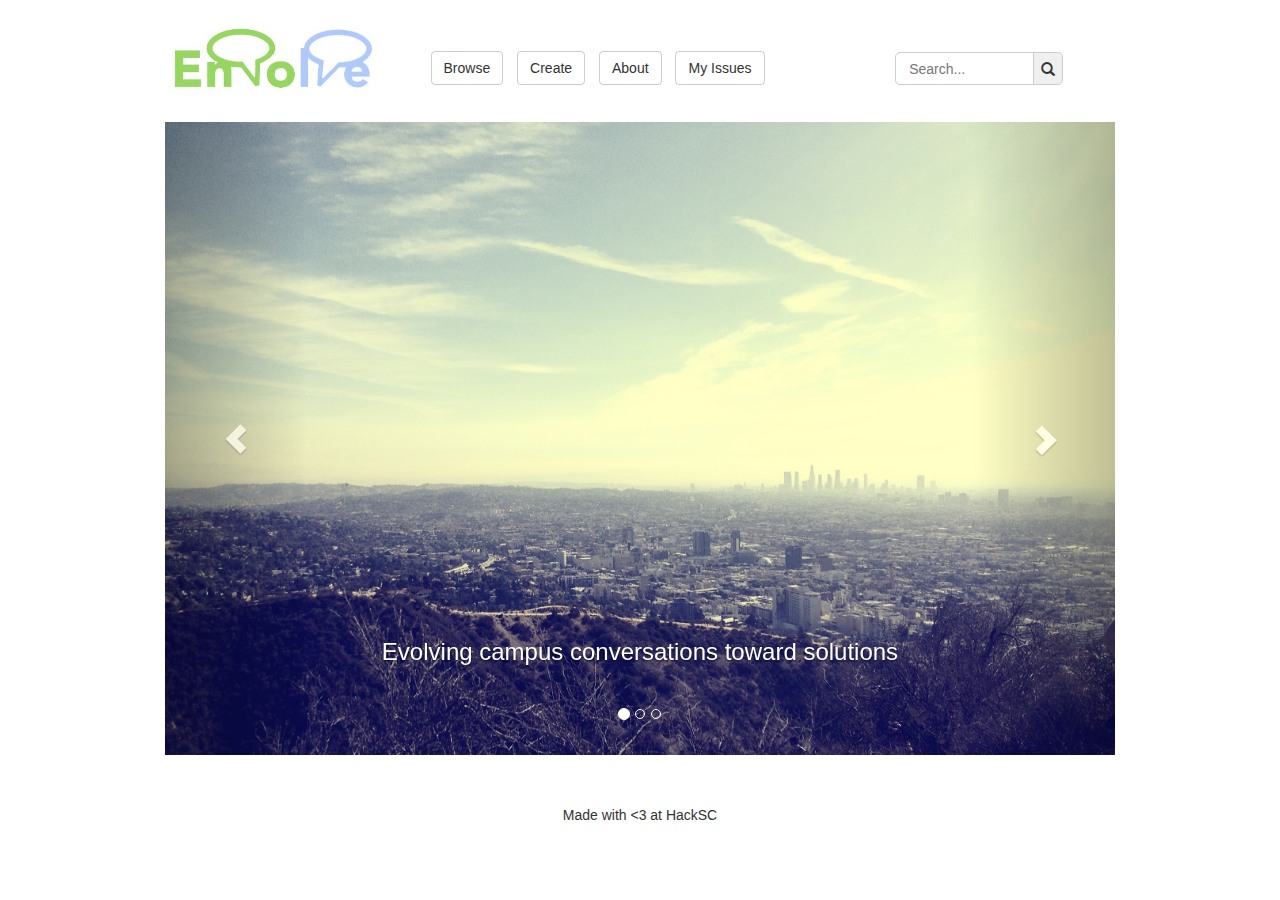
<file: index.html>
<!DOCTYPE html>
<html lang="en">
<head>
    <title>Envolve | About</title>
    <meta name="viewport" content="width=device-width, initial-scale=1">
    <link rel="stylesheet" href="style.css">
    <link rel="stylesheet" href="css/bootstrap.css">
    <script src="http://code.jquery.com/jquery-1.7.1.min.js"></script>
    <script src="js/app.js"></script>
    <script src="//netdna.bootstrapcdn.com/bootstrap/3.1.1/js/bootstrap.min.js"></script>
    <script type="text/javascript">
        $(document).ready(function(){
            $("#main-carousel").carousel();
        });
    </script>
</head>
<body>
    <div class="navbar menubar">
        <div class="col-md-3 no-margin">
            <a href="index.html">
                <img src="images/envolve%20logo.jpg" class="img-responsive" alt="logo">
            </a>
        </div>
        <div class="col-md-9 main-menu-strip">
            <div class="col-md-8">
                <a class="btn btn-default button-mainmenu" href="browse.html">Browse</a>
                <a class="btn btn-default button-mainmenu" href="http://envolvesc.me/form.php">Create</a>
                <a class="btn btn-default button-mainmenu" href="about.html">About</a>
                <a class="btn btn-default button-mainmenu" href="issues/usc_provost_search.html">My Issues</a>
            </div>
            <div class="col-md-4">
                <input type="text" class="searchbox left" placeholder="   Search...">
                <button class="glyphicon glyphicon-search btn-search left" type="submit"></button>  
            </div>
        </div>
    </div>
    <div class="col-md-12">
        <div id="main-carousel" class="center-block carousel slide pad" data-ride="carousel">
            <!-- Indicators -->
            <ol class="carousel-indicators">
                <li data-target="#main-carousel" data-slide-to="0" class="active"></li>
                <li data-target="#main-carousel" data-slide-to="1"></li>
                <li data-target="#main-carousel" data-slide-to="2"></li>
            </ol>

            <!-- Wrapper for slides -->
            <div class="carousel-inner" role="listbox">
                <div class="item active">
                    <img src="images/main1.png" class="img-responsive" alt="Responsive image">
                    <div class="carousel-caption">
                        <h3 class="caption-text white">Evolving campus conversations toward solutions</h3>
                    </div>
                </div>
                <div class="item">
                    <img src="images/main2.png" class="img-responsive" alt="Responsive image">
                    <div class="carousel-caption">
                        <h3 class="caption-text white">Start a conversation. Set a goal. Make a change.</h3>
                    </div>
                </div>
                <div class="item">
                    <img src="images/main3.png" class="img-responsive" alt="Responsive image">
                    <div class="carousel-caption">
                        <h3 class="caption-text white">"It takes two to argue, <br /> but a conversation Envolves all"</h3>
                    </div>
                </div>
            </div>

            <!-- Controls -->
            <a class="left carousel-control" href="#main-carousel" role="button" data-slide="prev">
            <span class="glyphicon glyphicon-chevron-left"></span>
            <span class="sr-only">Previous</span>
            </a>
            <a class="right carousel-control" href="#main-carousel" role="button" data-slide="next">
            <span class="glyphicon glyphicon-chevron-right"></span>
            <span class="sr-only">Next</span>
            </a>
    </div>
    <div class="col-md-12 footer">
        <p class="text-center">Made with <3 at HackSC</p>
    </div>
</body>
</html>
</file>
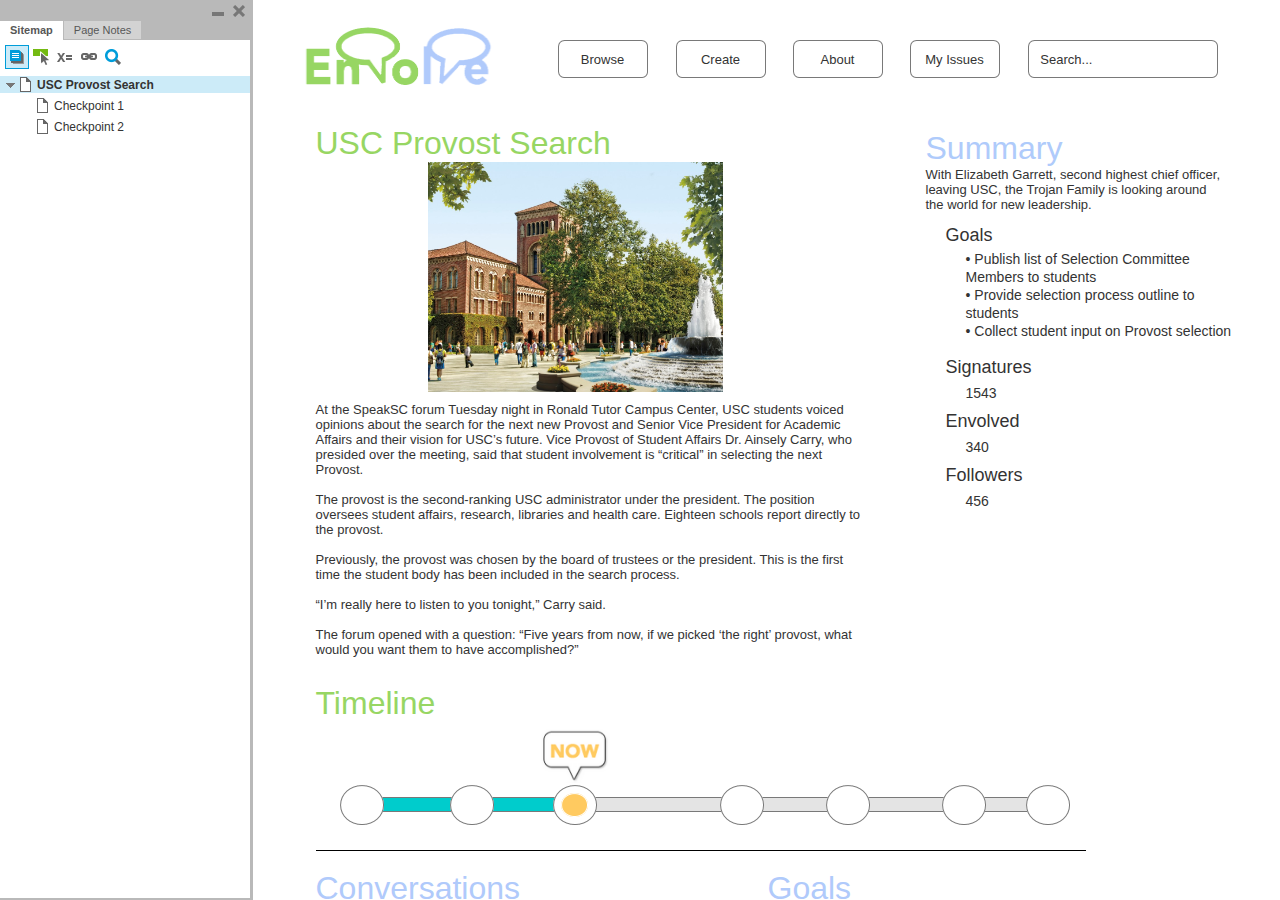
<file: issues/index.html>
﻿<!DOCTYPE html>
<html xmlns="http://www.w3.org/1999/xhtml" xml:lang="en" lang="en">
<head>
    <title>Untitled Document</title>
    <meta http-equiv="X-UA-Compatible" content="IE=edge"/>
    <meta http-equiv="content-type" content="text/html; charset=utf-8" />
    <link type="text/css" href="resources/css/reset.css" rel="Stylesheet" />
    <link type="text/css" href="resources/css/default.css" rel="Stylesheet" />

    <script type="text/javascript">
        if (location.href.toString().indexOf('file://localhost/') == 0) {
            location.href = location.href.toString().replace('file://localhost/', 'file:///');
        }
    </script>

    <script type="text/javascript" src="resources/scripts/jquery-1.7.1.min.js"></script>
    <script type="text/javascript" src="resources/scripts/player/splitter.js"></script>
    <script type="text/javascript" src="resources/scripts/axutils.js"></script>
    <script type="text/javascript" src="resources/scripts/player/axplayer.js"></script>
    <script type="text/javascript" src="resources/scripts/messagecenter.js"></script>
    <script type="text/javascript" src="data/document.js"></script>
    <style type="text/css">

#outerContainer {
	width:1000px;
	height:1500px;
}

.vsplitbar {
	width: 3px;
	background: #B9B9B9;
}

#rightPanel {
    background-color: White;
}

#leftPanel {
    /*min-width: 190px;*/
}

.splitterMask {
   position:absolute;
   top: 0;
   left: 0;
   width: 100%;
   height: 100%;
   overflow: hidden;
   background-image: url(resources/images/transparent.gif);
   z-index: 20000;
}


    </style>
    <script type="text/javascript" language="JavaScript"><!--
        // isolate scope
        (function() {
            setUpController();

            var configuration = $axure.document.configuration;
            var _settings = {};
            _settings.projectId = configuration.prototypeId;
            _settings.isAxshare = configuration.isAxshare;
            _settings.loadFeedbackPlugin = configuration.loadFeedbackPlugin;
            _settings.startCollapsed = HashString("c") == "1";
            if(HashString("c") == "2") closePlayer();

            $axure.player.settings = _settings;

            $(window).bind('load', function() {
                if(CHROME_5_LOCAL && !$('body').attr('pluginDetected')) {
                    window.location = 'resources/chrome/chrome.html';
                }
            });

            $(document).ready(function() {
                $axure.page.bind('load.start', mainFrame_onload);
                $axure.messageCenter.addMessageListener(messageCenter_message);

                if($axure.player.settings.loadFeedbackPlugin) {
                    if($axure.player.settings.isAxshare) {
                        $axure.utils.loadJS('/Scripts/plugins/feedback/feedback.js');
                    } else {
                        $axure.utils.loadJS('http://share.axure.com/Scripts/plugins/feedback/feedback.js');
                    }
                }

                if(navigator.userAgent.indexOf("MSIE") >= 0) $('#outerContainer').width('100%');
                initialize();
                if($axure.player.settings.startCollapsed) $('#outerContainer').splitter({ sizeLeft: 0 });
                else $('#outerContainer').splitter({ sizeLeft: 250 });
                $('#leftPanel').width(250);

                $(window).resize(function() { resizeContent(); });

                $('#maximizePanelContainer').hide();

                initializeLogo();

                $(window).resize();
                resizeContent();
                //wait for ie to get to a good state and resize
                if(IE && BROWSER_VERSION == "6.0") setTimeout(function() { $('#outerContainer').trigger('resize'); }, 30);

                if($axure.player.settings.startCollapsed) {
                    collapse();
                    $('#leftPanel').width(0);
                }
            });
        })();

        var lastLeftPanelWidth = 250;

        function messageCenter_message(message, data) {
            if(message == 'expandFrame') expand();
        }

        function resizeContent() {
            var newHeight = $(window).height();
            var newWidth = $(window).width();

            var controlContainerHeight = newHeight - 42;
            if($('#interfaceControlFrameLogoContainer').is(':visible')) controlContainerHeight -= $('#interfaceControlFrameLogoContainer').height() + 16;

            $('#outerContainer').height(newHeight).width(newWidth);
            $('.vsplitbar').height(newHeight);
            $('#leftPanel').height(newHeight);
            $('#interfaceControlFrame').height(newHeight);
            $('#interfaceControlFrameContainer').height(controlContainerHeight);

            $('#rightPanel').height(newHeight);
            $('#mainFrame').height(newHeight);

            if($('#leftPanel').is(':visible')) $('#rightPanel').width($(window).width() - $('#leftPanel').width() - $('.vsplitbar').width());
            else $('#rightPanel').width($(window).width());
        }

        function closePlayer() {
            if($axure.page.location) window.location.href = $axure.page.location;
            else {
                var pageFile = getInitialUrl();
                var currentLocation = window.location.toString();
                window.location.href = currentLocation.substr(0, currentLocation.lastIndexOf("/") + 1) + pageFile;
            }
        }

        function replaceHash(newHash) {
            var currentLocWithoutHash = window.location.toString().split('#')[0];

            //We use replace so that every hash change doesn't get appended to the history stack.
            //We use replaceState in browsers that support it, else replace the location
            if (typeof window.history.replaceState != 'undefined') {
                window.history.replaceState(null, null, currentLocWithoutHash + newHash);
            } else {
                window.location.replace(currentLocWithoutHash + newHash);
            }
        }

        function collapse() {
            var currentHash = window.location.hash;
            //If the collapse hash string var isn't present and set to 1, insert it
            if (currentHash.indexOf('#c=1') == -1 && currentHash.indexOf('&c=1') == -1) {
                var hashToSet = '';

                var varIndex = currentHash.indexOf('#c=');
                if (varIndex == -1) varIndex = currentHash.indexOf('&c=');
                if (varIndex != -1) {
                    var newHash = currentHash.substring(0, varIndex);

                    newHash = newHash == '' ? '#c=1' : newHash + '&c=1';

                    var ampIndex = currentHash.indexOf('&', varIndex + 1);
                    if (ampIndex != -1) {
                        newHash = newHash + currentHash.substring(ampIndex);
                    }
                    hashToSet = newHash;
                } else if (currentHash.indexOf('#') != -1) {
                    hashToSet = currentHash + '&c=1';
                } else {
                    hashToSet = '#c=1';
                }

                if (hashToSet != '') {
                    replaceHash(hashToSet);
                }
            }

            $('#maximizePanelContainer').show();
            lastLeftPanelWidth = $('#leftPanel').width();
            $('#leftPanel').hide();
            $('.vsplitbar').hide();
            $('#rightPanel').width($(window).width());
            $(window).resize();
            $('#outerContainer').trigger('resize');
        }

        function expand() {
            var currentHash = self.location.hash;
            var varIndex = currentHash.indexOf('&c=');
            if (varIndex == -1) varIndex = currentHash.indexOf('#c=');
            //If the collapse hash string var is present, remove it
            if (varIndex != -1) {
                var newHash = currentHash.substring(0, varIndex);

                var ampIndex = currentHash.indexOf('&', varIndex + 1);
                if (ampIndex != -1) {
                    newHash = newHash == '' ? '#' + currentHash.substring(ampIndex + 1) : newHash + currentHash.substring(ampIndex);
                }

                replaceHash(newHash);
            }

            $('#maximizePanelContainer').hide();
            $('#leftPanel').width(lastLeftPanelWidth);
            $('#leftPanel').show();
            $('.vsplitbar').show();
            $('#rightPanel').width($(window).width() - $('#leftPanel').width() - $('.vsplitbar').width());
            $(window).resize();
            $('#outerContainer').trigger('resize');
        }

        function initialize() {
            var legacyQString = QueryString("Page");
            if (legacyQString.length > 0) {
                location.href = location.href.substring(0, location.href.indexOf("?")) + "#p=" + legacyQString;
                return;
            }

            var mainFrame = document.getElementById("mainFrame");
            mainFrame.contentWindow.location.href = getInitialUrl();
        }
        
        function getInitialUrl() {
            var pageName = HashString("p");
            if(pageName.length > 0) return pageName + ".html";
            else {
                var url = getFirstPageUrl($axure.document.sitemap.rootNodes);
                return (url ? url : "about:blank");
            }
        }

        function getFirstPageUrl(nodes) {
            for (var i = 0; i < nodes.length; i++) {
                var node = nodes[i];
                if (node.url) return node.url;
                else {
                    var hasChildren = (node.children && node.children.length > 0);
                    if (hasChildren) {
                        var url = getFirstPageUrl(node.children);
                        if (url) return url;
                    }
                }
            }
            return null;
        }

        function initializeLogo() {
            if($axure.document.configuration.logoImagePath) {
                $('#interfaceControlFrameLogoImageContainer').html('<img id="logoImage" src="" />');
                $('#logoImage').attr('src', $axure.document.configuration.logoImagePath).load(function() { resizeContent(); });
                $('#interfaceControlFrameMinimizeContainer').css('background-color', '#FFFFFF');
            } else $('#interfaceControlFrameLogoImageContainer').hide();

            if ($axure.document.configuration.logoImageCaption) {
                $('#interfaceControlFrameLogoCaptionContainer').html($axure.document.configuration.logoImageCaption);
                $('#interfaceControlFrameMinimizeContainer').css('background-color', '#FFFFFF');
            } else $('#interfaceControlFrameLogoCaptionContainer').hide();

            if(!$('#interfaceControlFrameLogoImageContainer').is(':visible') && !$('#interfaceControlFrameLogoCaptionContainer').is(':visible')) {
                $('#interfaceControlFrameLogoContainer').hide();
            }
        }

        function mainFrame_onload() {
            if($axure.page.pageName) document.title = $axure.page.pageName;
        }

        function QueryString(query) {
            var qstring = self.location.href.split("?");
            if(qstring.length < 2) return "";
            return GetParameter(qstring, query);
        }
        
        function GetParameter(qstring, query) {
            var prms = qstring[1].split("&");
            var frmelements = new Array();
            var currprmeter, querystr = "";

            for(var i = 0; i < prms.length; i++) {
                currprmeter = prms[i].split("=");
                frmelements[i] = new Array();
                frmelements[i][0] = currprmeter[0];
                frmelements[i][1] = currprmeter[1];
            }

            for(j = 0; j < frmelements.length; j++) {
                if(frmelements[j][0].toLowerCase() == query.toLowerCase()) {
                    querystr = frmelements[j][1];
                    break;
                }
            }
            return querystr;
        }
        
        function HashString(query) {
            var qstring = self.location.href.split("#");
            if(qstring.length < 2) return "";
            return GetParameter(qstring, query);
        }

    --></script>

    <link type="text/css" rel="Stylesheet" href="plugins/sitemap/styles/sitemap.css" />
    <script type="text/javascript" src="plugins/sitemap/sitemap.js"></script>
    <link type="text/css" rel="Stylesheet" href="plugins/page_notes/styles/page_notes.css" />
    <script type="text/javascript" src="plugins/page_notes/page_notes.js"></script>

</head>
<body scroll="no">
    <div id="outerContainer">

        <div id="leftPanel">
            <div id="interfaceControlFrame">
                <div id="interfaceControlFrameMinimizeContainer">
                    <a title="Minimize" id="interfaceControlFrameMinimizeButton" onclick="collapse();">&nbsp;</a>
                    <div id="interfaceControlFrameCloseContainer">
                        <a title="Close" id="interfaceControlFrameCloseButton" onclick="closePlayer();">&nbsp;</a>
                    </div>
                </div>
                <div id="interfaceControlFrameLogoContainer">
                    <div id="interfaceControlFrameLogoImageContainer"></div>
                    <div id="interfaceControlFrameLogoCaptionContainer"></div>
                </div>
                <div id="interfaceControlFrameHeaderContainer">
                    <ul id="interfaceControlFrameHeader">
                    </ul>
                </div>
                <div id="interfaceControlFrameContainer">
                </div>
            </div>
        </div>
        <div id="rightPanel">
            <iframe id="mainFrame" name="mainFrame" width="100%" height="100%" src="" frameborder="0" style="display: block;"></iframe>
        </div>

    </div>

    <div id="maximizePanelContainer">
        <iframe id="expandFrame" src="resources/expand.html" width="100%" height="100%" scrolling="no" allowtransparency="true" frameborder="0"></iframe>
    </div>

</body>
</html>
</file>
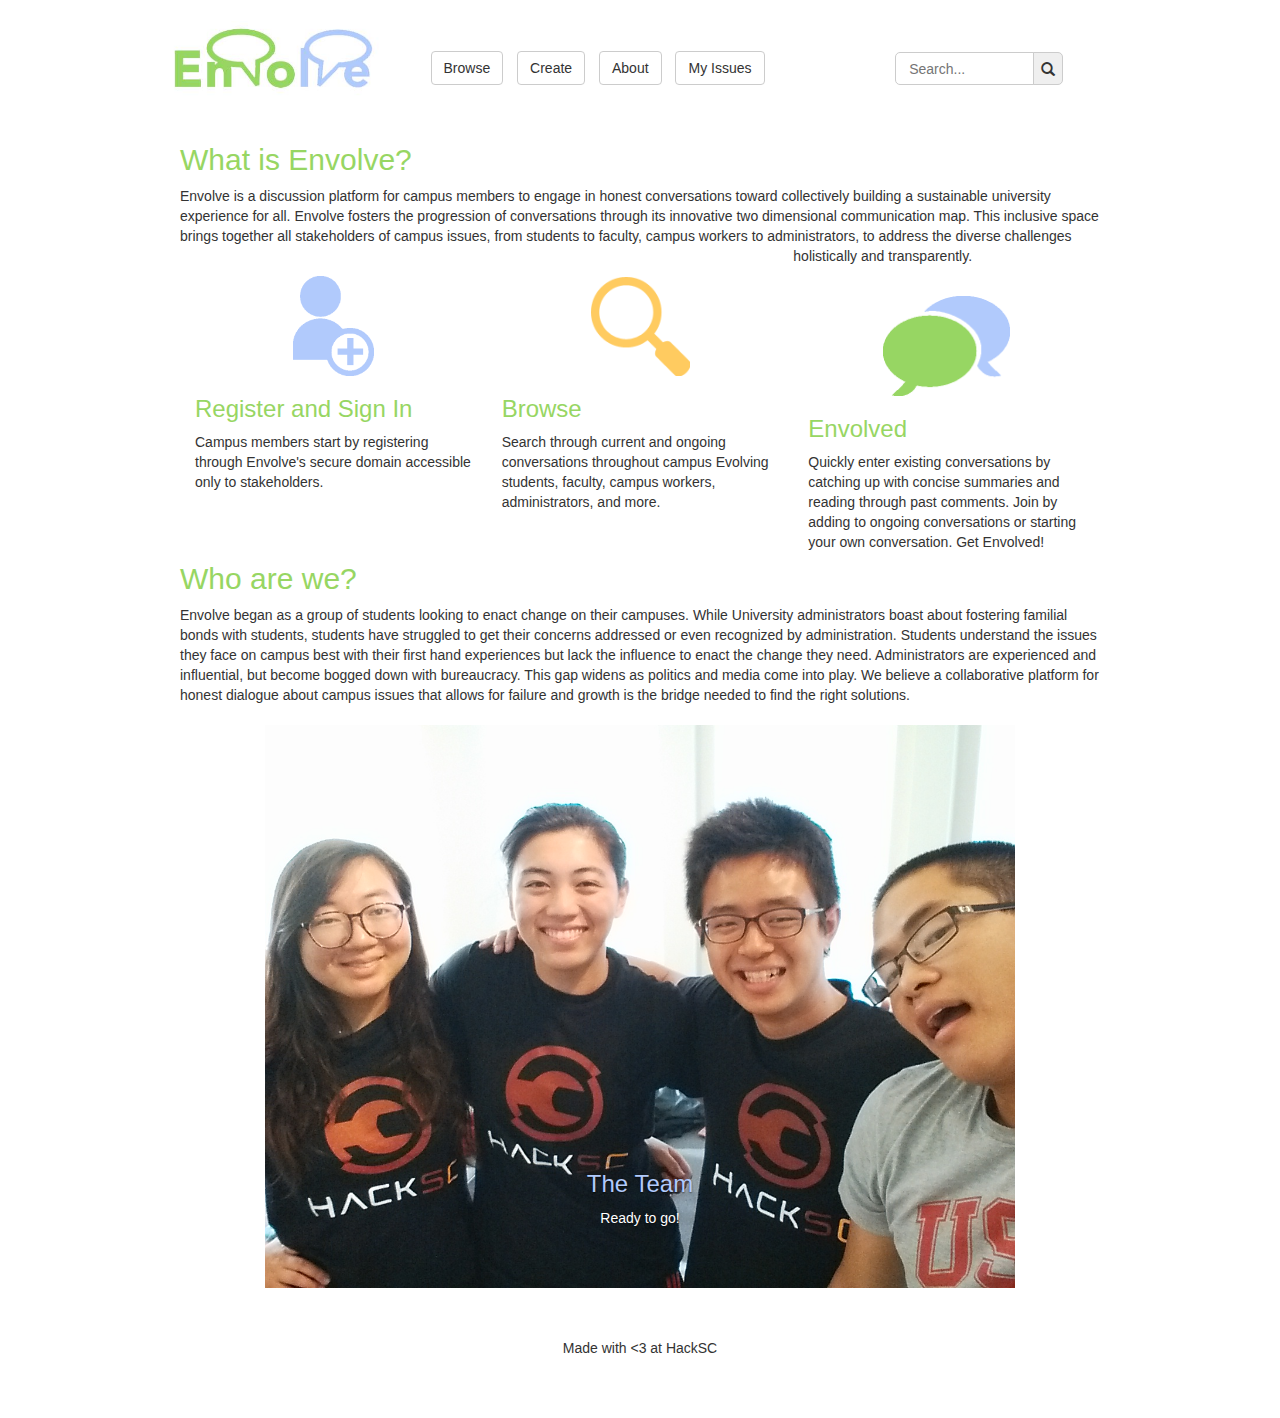
<file: about.html>
<!DOCTYPE html>
<html lang="en">
<head>
    <title>Envolve | About</title>
    <meta name="viewport" content="width=device-width, initial-scale=1">
    <link rel="stylesheet" href="style.css">
    <link rel="stylesheet" href="css/bootstrap.css">
    <script src="http://code.jquery.com/jquery-1.7.1.min.js"></script>
    <script src="js/app.js"></script>
    <script src="//netdna.bootstrapcdn.com/bootstrap/3.1.1/js/bootstrap.min.js"></script>
</head>
<body>
    <div class="navbar menubar">
        <div class="col-md-3 no-margin">
            <a href="index.html">
                <img src="images/envolve%20logo.jpg" class="img-responsive" alt="logo">
            </a>
        </div>
        <div class="col-md-9 main-menu-strip">
            <div class="col-md-8">
                <a class="btn btn-default button-mainmenu" href="browse.html">Browse</a>
                <a class="btn btn-default button-mainmenu" href="http://envolvesc.me/form.php">Create</a>
                <a class="btn btn-default button-mainmenu" href="about.html">About</a>
                <a class="btn btn-default button-mainmenu" href="issues/usc_provost_search.html">My Issues</a>
            </div>
            <div class="col-md-4">
                <input type="text" class="searchbox left" placeholder="   Search...">
                <button class="glyphicon glyphicon-search btn-search left" type="submit"></button>  
            </div>
        </div>
    </div>
    <div class="col-md-12 maindiv">
    </div>            
            <!-- Details -->
            <div class="col-md-12">
                <div class="col-md-12">
                <h2>What is Envolve?</h2>
                Envolve is a discussion platform for campus members to engage in honest conversations toward collectively building a sustainable university experience for all. Envolve fosters the progression of conversations through its innovative two dimensional communication map. This inclusive space brings together all stakeholders of campus issues, from students to faculty, campus workers to administrators, to address the diverse challenges holistically and transparently. 


                <div class="col-md-4">
                    <img src="images/tri1.png" class="img-responsive tri-col center-block" alt="Responsive image">    
                    <h3>Register and Sign In</h3>
                    <p>Campus members start by registering through Envolve&#39;s secure domain accessible only to stakeholders.</p>
                </div>
                <div class="col-md-4">
                    <img src="images/tri2.png" class="img-responsive tri-col center-block" alt="Responsive image">
                    <h3>Browse</h3>
                    <p>Search through current and ongoing conversations throughout campus Evolving students, faculty, campus workers, administrators, and more.</p>
                </div>
                <div class="col-md-4">
                    <img src="images/tri3.png" class="img-responsive tri-col center-block" alt="Responsive image">
                    <h3>Envolved</h3>
                    <p>Quickly enter existing conversations by catching up with concise summaries and reading through past comments. Join by adding to ongoing conversations or starting your own conversation. Get Envolved!</p>
                </div>
                    
<br /><br /><h2>Who are we?</h2>
Envolve began as a group of students looking to enact change on their campuses. While University administrators boast about fostering familial bonds with students, students have struggled to get their concerns addressed or even recognized by administration. Students understand the issues they face on campus best with their first hand experiences but lack the influence to enact the change they need. Administrators are experienced and influential, but become bogged down with bureaucracy. This gap widens as politics and media come into play. We believe a collaborative platform for honest dialogue about campus issues that allows for failure and growth is the bridge needed to find the right solutions.  <br /><br />
                </div>
                

            </div>

        </div>
    
        <div class="col-md-12 center-block">
            <div id="mycarousel" class="carousel slide center-block" data-ride="carousel">
                <div class="carousel-inner">
                    <div class="item active">
                        <img src="images/theteam.jpg" class="img-responsive" alt="Responsive image">
                        <div class="carousel-caption">
                            <h3 class="blue">The Team</h3>
                            <p>Ready to go!</p>
                        </div>
                    </div>
                </div>
            </div>
        </div>
        <div class="col-md-12 footer">
            <p class="text-center">Made with <3 at HackSC</p>
        </div>
</body>
</html>
</file>
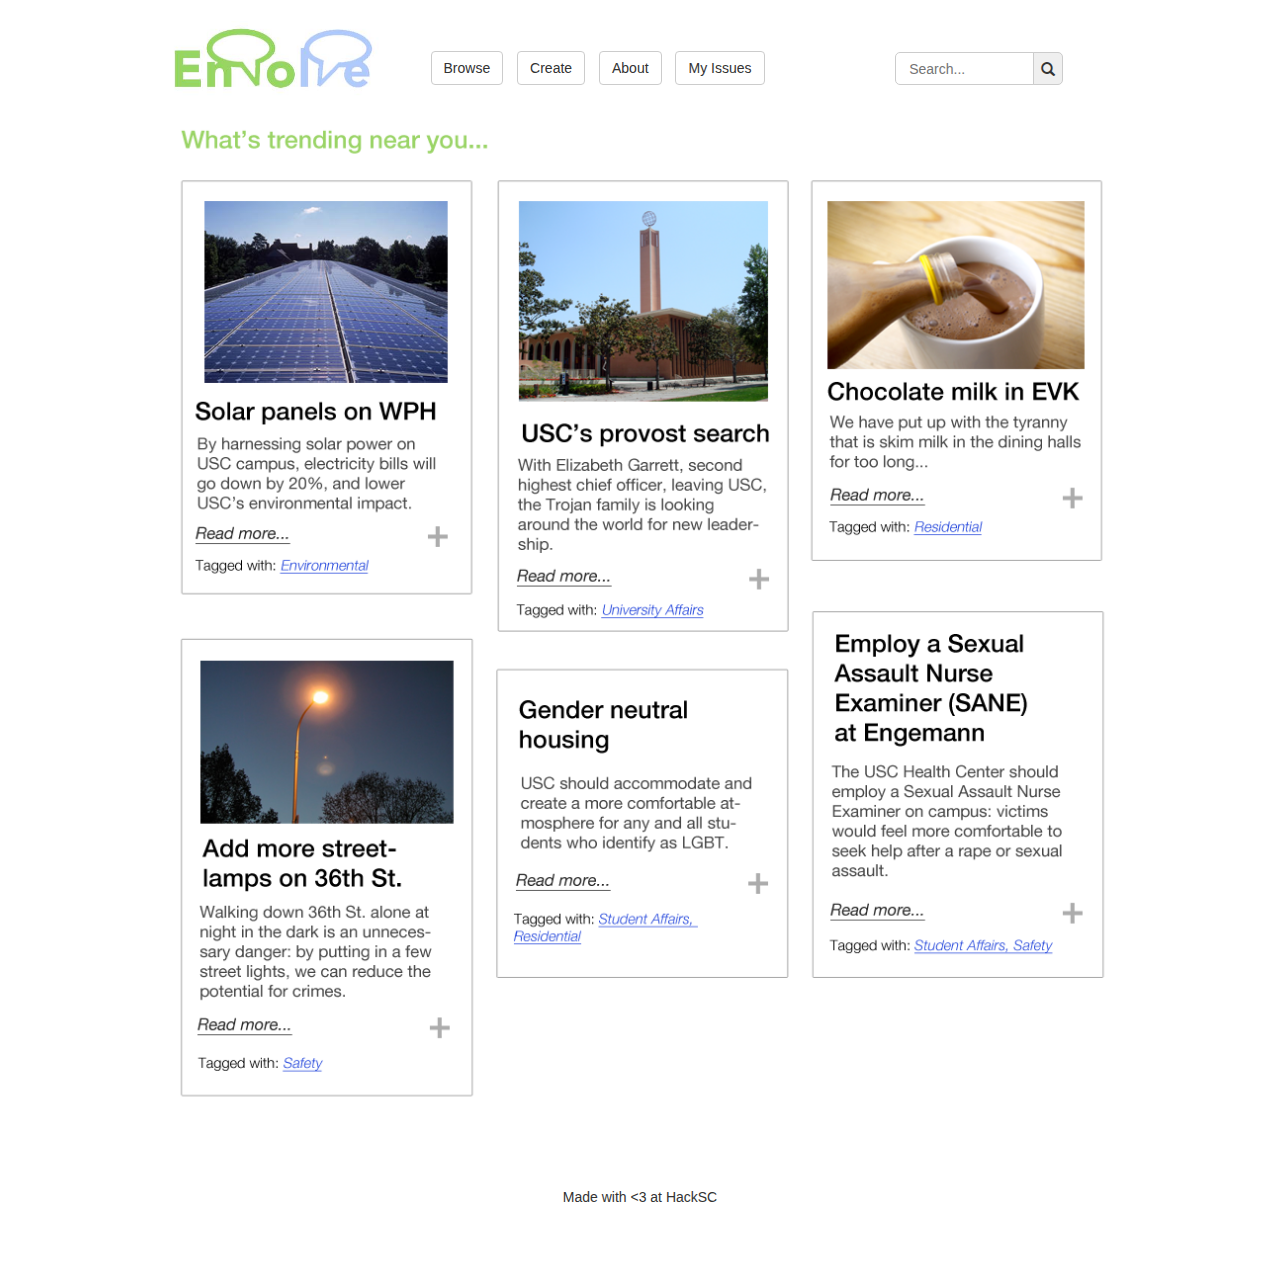
<file: browse.html>
<!DOCTYPE html>
<html lang="en">
<head>
    <title>Envolve | Browse</title>
    <meta name="viewport" content="width=device-width, initial-scale=1">
    <link rel="stylesheet" href="style.css">
    <link rel="stylesheet" href="css/bootstrap.css">
    <script src="http://code.jquery.com/jquery-1.7.1.min.js"></script>
    <script src="js/app.js"></script>
    <script src="//netdna.bootstrapcdn.com/bootstrap/3.1.1/js/bootstrap.min.js"></script>
</head>

<body>
     <div class="navbar menubar">
        <div class="col-md-3 no-margin">
            <a href="index.html">
                <img src="images/envolve%20logo.jpg" class="img-responsive" alt="logo">
            </a>
        </div>
        <div class="col-md-9 main-menu-strip">
            <div class="col-md-8">
                <a class="btn btn-default button-mainmenu" href="browse.html">Browse</a>
                <a class="btn btn-default button-mainmenu" href="http://envolvesc.me/form.php">Create</a>
                <a class="btn btn-default button-mainmenu" href="about.html">About</a>
                <a class="btn btn-default button-mainmenu" href="issues/usc_provost_search.html">My Issues</a>
            </div>
            <div class="col-md-4">
                <input type="text" class="searchbox left" placeholder="   Search...">
                <button class="glyphicon glyphicon-search btn-search left" type="submit"></button>  
            </div>
        </div>
    </div>
    <img src="images/browse.png" class="img-responsive center-block" alt="newsfeed image">
    <div class="col-md-12 footer">
        <p class="text-center">Made with <3 at HackSC</p>
    </div>
</body>
</html>
</file>
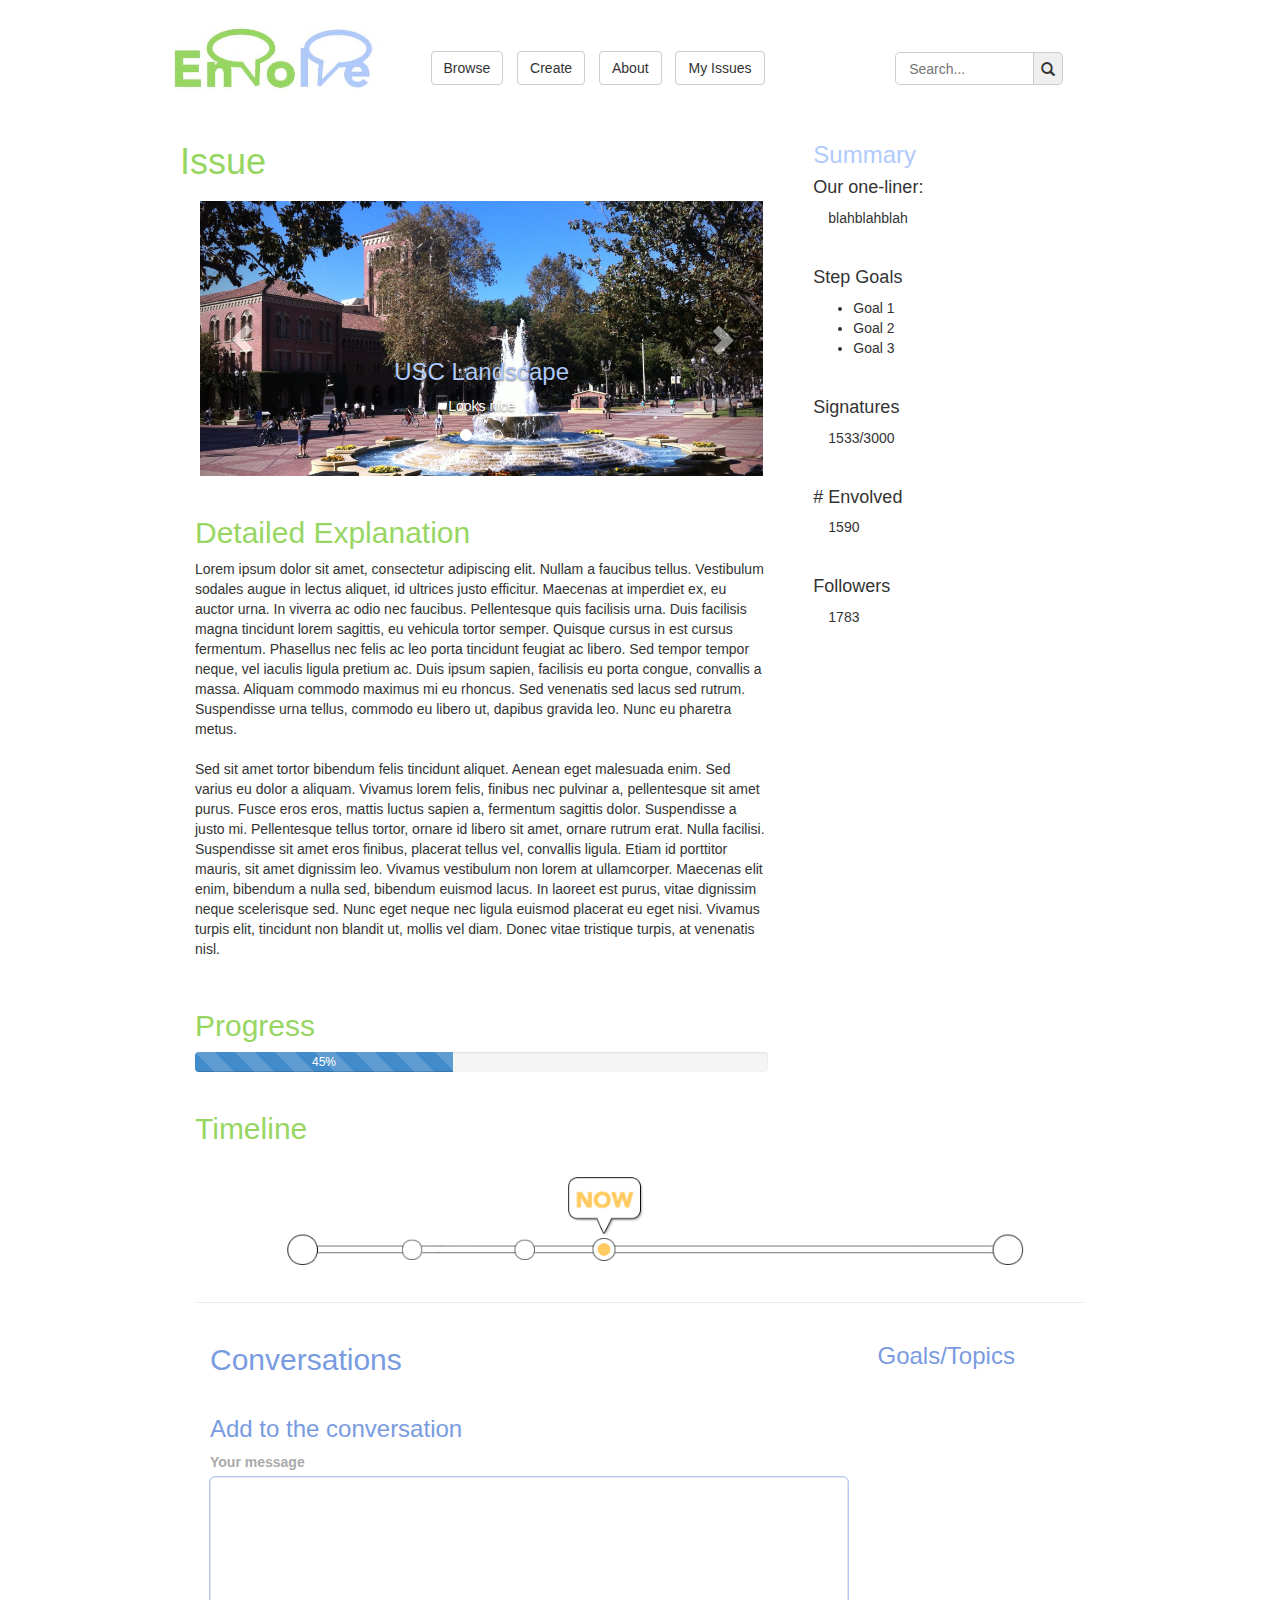
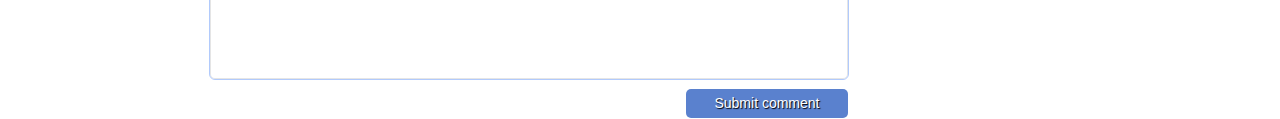
<file: issue.html>
<!DOCTYPE html>
<html lang="en">
<head>
    <title>Envolve</title>
    <meta name="viewport" content="width=device-width, initial-scale=1">
    <link rel="stylesheet" href="style.css">
    <link rel="stylesheet" href="css/bootstrap.css">
    <script src="http://code.jquery.com/jquery-1.7.1.min.js"></script>
    <script src="js/app.js"></script>
    <script src="//netdna.bootstrapcdn.com/bootstrap/3.1.1/js/bootstrap.min.js"></script>

    <script type="text/javascript">
        $(document).ready(function(){
             $("#media-carousel").carousel();
            
            $(function() {
                          $('#commentform').submit(handleSubmit);
                        });
                    });
                    function handleSubmit() {
              var form = $(this);
              var data = {
                "comment_author": form.find('#comment_author').val(),
                "email": form.find('#email').val(),
                "comment": form.find('#comment').val(),
                "comment_post_ID": form.find('#comment_post_ID').val()
              };

              postComment(data);

              return false;
            }

            function postComment(data) {
              // send the data to the server
                $.ajax({
                    type: 'POST',
                    url: 'post_comment.php',
                    data: data,
                    headers: {
                      'X-Requested-With': 'XMLHttpRequest'
                    },
                    success: postSuccess,
                    error: postError
                  });
            }
            function postSuccess(data, textStatus, jqXHR) {
              // add comment to UI
            }

            function postError(jqXHR, textStatus, errorThrown) {
              // display error
            }
        
            //dynamically update the UI
            function postSuccess(data, textStatus, jqXHR) {
              $('#commentform').get(0).reset();
              displayComment(data);
            }

            function displayComment(data) {
              var commentHtml = createComment(data);
              var commentEl = $(commentHtml);
              commentEl.hide();
              var postsList = $('#posts-list');
              postsList.addClass('has-comments');
              postsList.prepend(commentEl);
              commentEl.slideDown();
            }

            function createComment(data) {
              var html = '' +
              '<li><article id="' + data.id + '" class="hentry">' +
                '<footer class="post-info">' +
                  '<abbr class="published" title="' + data.date + '">' +
                    parseDisplayDate(data.date) +
                  '</abbr>' +
                  '<address class="vcard author">' +
                    'By <a class="url fn" href="#">' + data.comment_author + '</a>' +
                  '</address>' +
                '</footer>' +
                '<div class="entry-content">' +
                  '<p>' + data.comment + '</p>' +
                '</div>' +
              '</article></li>';

              return html;
            }

            function parseDisplayDate(date) {
              date = (date instanceof Date? date : new Date( Date.parse(date) ) );
              var display = date.getDate() + ' ' +
                            ['January', 'February', 'March',
                             'April', 'May', 'June', 'July',
                             'August', 'September', 'October',
                             'November', 'December'][date.getMonth()] + ' ' +
                            date.getFullYear();
              return display;
            }
        
        
            //TEST
            $(function() {

              $(document).keyup(function(e) {
                e = e || window.event;
                if(e.keyCode === 85){
                  displayComment({
                    "id": "comment_1",
                    "comment_post_ID": 1,
                    "date":"Tue, 21 Feb 2012 18:33:03 +0000",
                    "comment": "The realtime Web rocks!",
                    "comment_author": "Phil Leggetter"
                  });
                }
              });

            });
    </script>
</head>

<body>
    <div class="navbar menubar">
        <div class="col-md-3 no-margin">
            <img src="images/envolve%20logo.jpg" class="img-responsive" alt="logo">
        </div>
        <div class="col-md-9 main-menu-strip">
            <div class="col-md-8">
                <a class="btn btn-default button-mainmenu" href="#">Browse</a>
                <a class="btn btn-default button-mainmenu" href="#">Create</a>
                <a class="btn btn-default button-mainmenu" href="#">About</a>
                <a class="btn btn-default button-mainmenu" href="#">My Issues</a>
            </div>
            <div class="col-md-4">
                <input type="text" class="searchbox left" placeholder="   Search...">
                <button class="glyphicon glyphicon-search btn-search left" type="submit"></button>  
            </div>
        </div>
    </div>
    <div class="col-md-12 maindiv">
        <div class="col-md-8">
            <h1 id="key-issue">Issue</h1>
            <div id="media-carousel" class="carousel slide pad" data-ride="carousel">
                <!-- Indicators -->
                <ol class="carousel-indicators">
                    <li data-target="#media-carousel" data-slide-to="0" class="active"></li>
                    <li data-target="#media-carousel" data-slide-to="1"></li>
                    <li data-target="#media-carousel" data-slide-to="2"></li>
                </ol>

                <!-- Wrapper for slides -->
                <div class="carousel-inner" role="listbox">
                    <div class="item active">
                        <img src="images/USC%20landscape.jpg" class="img-responsive" alt="Responsive image">
                        <div class="carousel-caption">
                            <h3 class="blue">USC Landscape</h3>
                            <p>Looks nice</p>
                        </div>
                    </div>
                    <div class="item">
                        <img src="images/LA%20skyline.jpg" class="img-responsive" alt="Responsive image">
                        <div class="carousel-caption">
                            <h3 class="blue">LA Skyline</h3>
                            <p>Good stuff</p>
                        </div>
                    </div>
                    <div class="item">
                        <img src="images/LA%20skyline.jpg" class="img-responsive" alt="Responsive image">
                        <div class="carousel-caption">
                            <h3 class="blue">LA Skyline</h3>
                            <p>Good stuff</p>
                        </div>
                    </div>
                </div>

                <!-- Controls -->
                <a class="left carousel-control" href="#media-carousel" role="button" data-slide="prev">
                <span class="glyphicon glyphicon-chevron-left"></span>
                <span class="sr-only">Previous</span>
                </a>
                <a class="right carousel-control" href="#media-carousel" role="button" data-slide="next">
                <span class="glyphicon glyphicon-chevron-right"></span>
                <span class="sr-only">Next</span>
                </a>
            </div>
            
            <!-- Details -->
            <div class="col-md-12">
                <h2>Detailed Explanation</h2>
                <p id="details">
                Lorem ipsum dolor sit amet, consectetur adipiscing elit. Nullam a faucibus tellus. Vestibulum sodales augue in lectus aliquet, id ultrices justo efficitur. Maecenas at imperdiet ex, eu auctor urna. In viverra ac odio nec faucibus. Pellentesque quis facilisis urna. Duis facilisis magna tincidunt lorem sagittis, eu vehicula tortor semper. Quisque cursus in est cursus fermentum. Phasellus nec felis ac leo porta tincidunt feugiat ac libero. Sed tempor tempor neque, vel iaculis ligula pretium ac. Duis ipsum sapien, facilisis eu porta congue, convallis a massa. Aliquam commodo maximus mi eu rhoncus. Sed venenatis sed lacus sed rutrum. Suspendisse urna tellus, commodo eu libero ut, dapibus gravida leo. Nunc eu pharetra metus. <br /><br />

                Sed sit amet tortor bibendum felis tincidunt aliquet. Aenean eget malesuada enim. Sed varius eu dolor a aliquam. Vivamus lorem felis, finibus nec pulvinar a, pellentesque sit amet purus. Fusce eros eros, mattis luctus sapien a, fermentum sagittis dolor. Suspendisse a justo mi. Pellentesque tellus tortor, ornare id libero sit amet, ornare rutrum erat. Nulla facilisi. Suspendisse sit amet eros finibus, placerat tellus vel, convallis ligula. Etiam id porttitor mauris, sit amet dignissim leo. Vivamus vestibulum non lorem at ullamcorper. Maecenas elit enim, bibendum a nulla sed, bibendum euismod lacus. In laoreet est purus, vitae dignissim neque scelerisque sed. Nunc eget neque nec ligula euismod placerat eu eget nisi. Vivamus turpis elit, tincidunt non blandit ut, mollis vel diam. Donec vitae tristique turpis, at venenatis nisl. <br /><br />
                </p>
            </div>
            <!-- Progress Bar -->
            <div class="col-md-12">
                <h2>Progress</h2>
                <div class="progress">
                    <div class="progress-bar progress-bar-striped active" role="progressbar" aria-valuenow="45" aria-valuemin="0" aria-valuemax="100" style="width: 45%">
                        45%
                    </div>
                </div>
            </div>
        </div>
            <div class="col-md-4">
                <h3 class="blue">Summary</h3>
                <h4>Our one-liner:</h4>
                <p class="tab">blahblahblah</p>
                <br />
                <h4>Step Goals</h4>
                <ul>
                    <li>Goal 1</li>
                    <li>Goal 2</li>
                    <li>Goal 3</li>
                </ul>
                <br />
                <h4>Signatures</h4>
                <p class="tab" id="signatures">1533/3000</p>
                <br />
                <h4># Envolved</h4>
                <p id="envolved" class="tab">1590</p>
                <br />
                <h4>Followers</h4>
                <p id="followers" class="tab">1783</p>
            </div>
        </div>
        <!-- Timeline -->
        <div class="col-md-12">
            <div class="col-md-12">
                <div class="col-md-12">
                <h2 class="">Timeline</h2>
                <img src="images/timeline.png" class="img-responsive center-block" alt="Timeline image">
                <hr />
                <!-- Conversations -->
                    <div class="col-md-9">
                        <section id="comments" class="body">
                            <header>
                                <h2 class="darkblue">Conversations</h2>
                            </header>
                            <ol id="posts-list" class="hfeed">
                            </ol>
                        </section>
                        <div id="respond">
                            <h3 class="darkblue">Add to the conversation</h3>
                            <form action="post_comment.php" method="post" id="commentform">
                                <label for="comment" class="required grey">Your message</label>
                                <textarea name="comment" id="comment" rows="10" tabindex="4"  required="required"></textarea>
                                <input type="hidden" name="comment_post_ID" value="<?php echo($comment_post_ID); ?>" id="comment_post_ID" />
                                <input class="pull-right" name="submit" type="submit" value="Submit comment" />
                            </form>  
                        </div>
                    </div>
                    <div class="col-md-3">
                        <h3 class="darkblue">Goals/Topics</h3>       
                    </div>
                </div>
            </div>
        </div>
    
        <div class="col-md-12">
    
        </div>
</body>
</html>
</file>
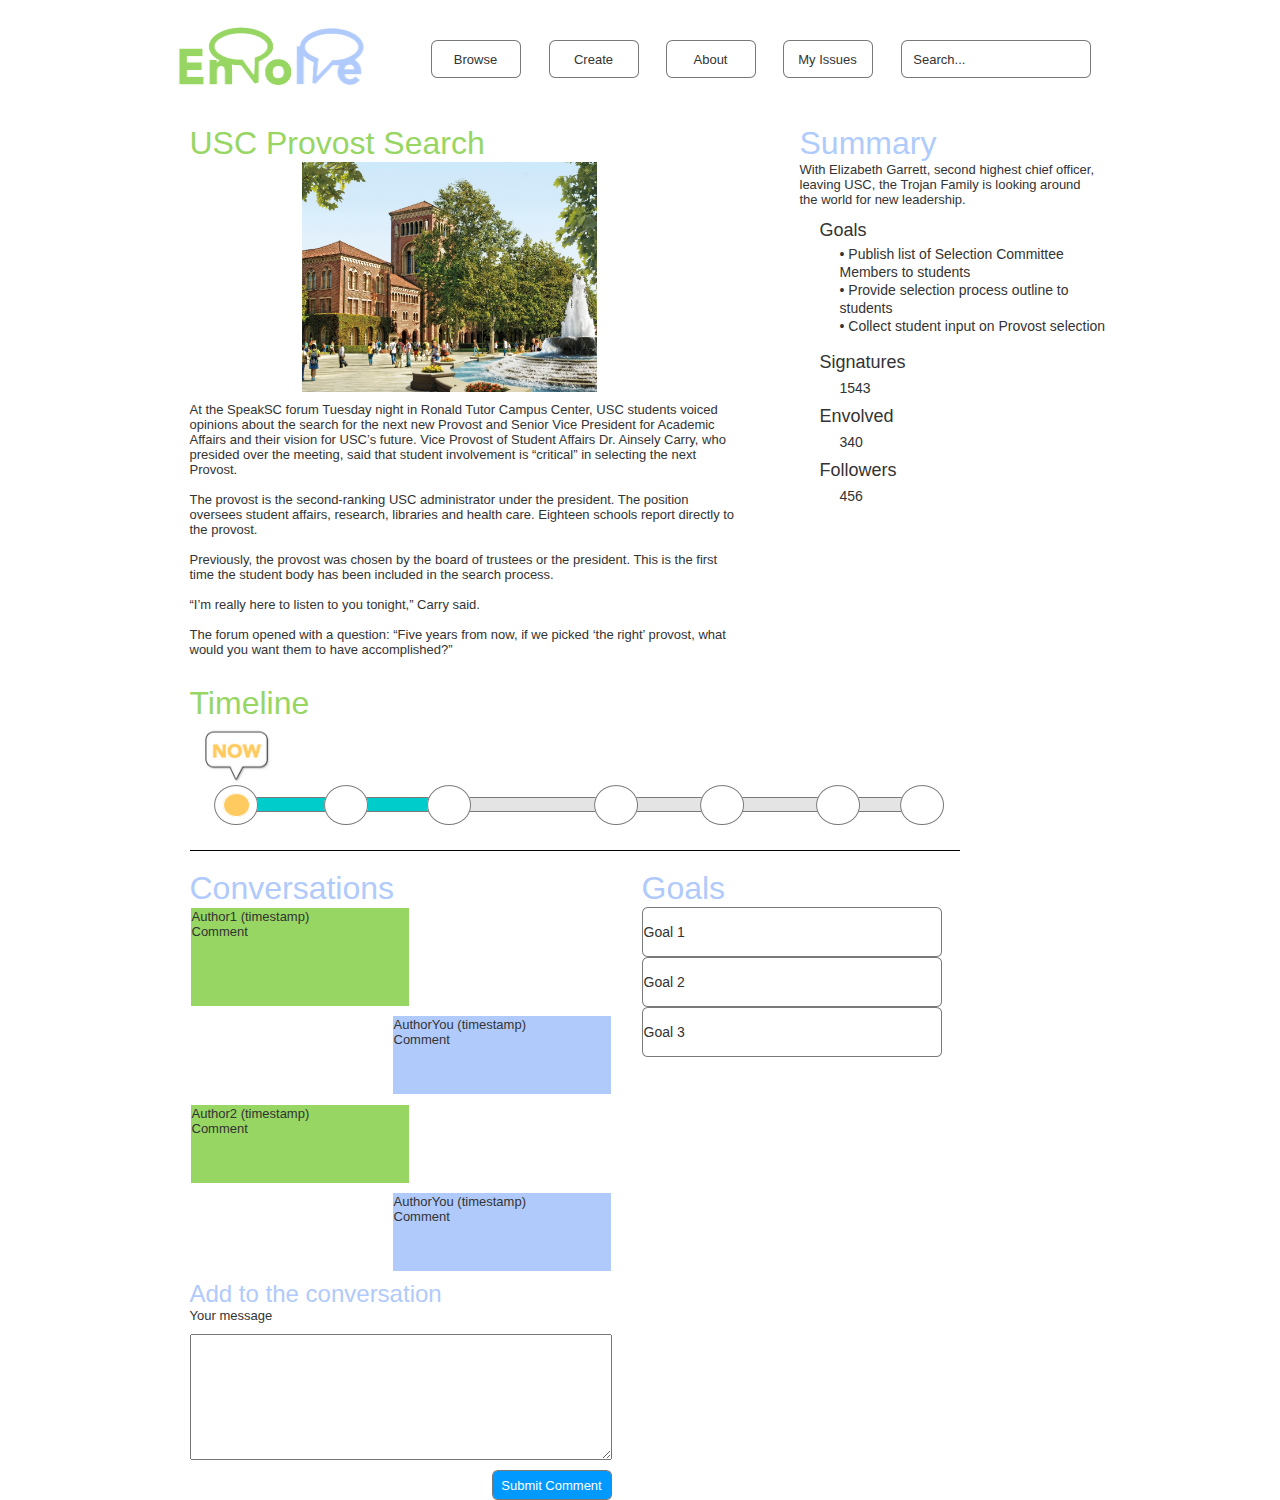
<file: issues/checkpoint_1.html>
﻿<!DOCTYPE html>
<html>
  <head>
    <title>Checkpoint 1</title>
    <meta http-equiv="X-UA-Compatible" content="IE=edge"/>
    <meta http-equiv="content-type" content="text/html; charset=utf-8"/>
    <meta name="apple-mobile-web-app-capable" content="yes"/>
    <link href="resources/css/jquery-ui-themes.css" type="text/css" rel="stylesheet"/>
    <link href="resources/css/axure_rp_page.css" type="text/css" rel="stylesheet"/>
    <link href="data/styles.css" type="text/css" rel="stylesheet"/>
    <link href="files/checkpoint_1/styles.css" type="text/css" rel="stylesheet"/>
    <script src="resources/scripts/jquery-1.7.1.min.js"></script>
    <script src="resources/scripts/jquery-ui-1.8.10.custom.min.js"></script>
    <script src="resources/scripts/axure/axQuery.js"></script>
    <script src="resources/scripts/axure/globals.js"></script>
    <script src="resources/scripts/axutils.js"></script>
    <script src="resources/scripts/axure/annotation.js"></script>
    <script src="resources/scripts/axure/axQuery.std.js"></script>
    <script src="resources/scripts/axure/doc.js"></script>
    <script src="data/document.js"></script>
    <script src="resources/scripts/messagecenter.js"></script>
    <script src="resources/scripts/axure/events.js"></script>
    <script src="resources/scripts/axure/action.js"></script>
    <script src="resources/scripts/axure/expr.js"></script>
    <script src="resources/scripts/axure/geometry.js"></script>
    <script src="resources/scripts/axure/flyout.js"></script>
    <script src="resources/scripts/axure/ie.js"></script>
    <script src="resources/scripts/axure/model.js"></script>
    <script src="resources/scripts/axure/repeater.js"></script>
    <script src="resources/scripts/axure/sto.js"></script>
    <script src="resources/scripts/axure/utils.temp.js"></script>
    <script src="resources/scripts/axure/variables.js"></script>
    <script src="resources/scripts/axure/drag.js"></script>
    <script src="resources/scripts/axure/move.js"></script>
    <script src="resources/scripts/axure/visibility.js"></script>
    <script src="resources/scripts/axure/style.js"></script>
    <script src="resources/scripts/axure/adaptive.js"></script>
    <script src="resources/scripts/axure/tree.js"></script>
    <script src="resources/scripts/axure/init.temp.js"></script>
    <script src="files/checkpoint_1/data.js"></script>
    <script src="resources/scripts/axure/legacy.js"></script>
    <script src="resources/scripts/axure/viewer.js"></script>
    <script type="text/javascript">
      $axure.utils.getTransparentGifPath = function() { return 'resources/images/transparent.gif'; };
      $axure.utils.getOtherPath = function() { return 'resources/Other.html'; };
      $axure.utils.getReloadPath = function() { return 'resources/reload.html'; };
    </script>
  </head>
  <body>
    <div id="base" class="">

      <!-- Unnamed (Header) -->

      <!-- Unnamed (Flow Shape) -->
      <div id="u1" class="ax_flow_shape">
        <img id="u1_img" class="img " src="images/usc_provost_search/u1.png"/>
        <!-- Unnamed () -->
        <div id="u2" class="text">
          <p><span>Create</span></p>
        </div>
      </div>

      <!-- Unnamed (Flow Shape) -->
      <div id="u3" class="ax_flow_shape">
        <img id="u3_img" class="img " src="images/usc_provost_search/u1.png"/>
        <!-- Unnamed () -->
        <div id="u4" class="text">
          <p><span>Browse</span></p>
        </div>
      </div>

      <!-- Unnamed (Flow Shape) -->
      <div id="u5" class="ax_flow_shape">
        <img id="u5_img" class="img " src="images/usc_provost_search/u1.png"/>
        <!-- Unnamed () -->
        <div id="u6" class="text">
          <p><span>My Issues</span></p>
        </div>
      </div>

      <!-- Unnamed (Flow Shape) -->
      <div id="u7" class="ax_flow_shape">
        <img id="u7_img" class="img " src="images/usc_provost_search/u1.png"/>
        <!-- Unnamed () -->
        <div id="u8" class="text">
          <p><span>About</span></p>
        </div>
      </div>

      <!-- Unnamed (Image) -->
      <div id="u9" class="ax_image">
        <img id="u9_img" class="img " src="images/usc_provost_search/u9.png"/>
        <!-- Unnamed () -->
        <div id="u10" class="text">
          <p><span></span></p>
        </div>
      </div>

      <!-- Unnamed (Flow Shape) -->
      <div id="u11" class="ax_flow_shape">
        <img id="u11_img" class="img " src="images/usc_provost_search/u11.png"/>
        <!-- Unnamed () -->
        <div id="u12" class="text">
          <p><span>&nbsp;&nbsp; Search...</span></p>
        </div>
      </div>

      <!-- Unnamed (Summary) -->

      <!-- Unnamed (Shape) -->
      <div id="u14" class="ax_h1">
        <img id="u14_img" class="img " src="resources/images/transparent.gif"/>
        <!-- Unnamed () -->
        <div id="u15" class="text">
          <p><span>Summary</span></p>
        </div>
      </div>

      <!-- Unnamed (Shape) -->
      <div id="u16" class="ax_paragraph">
        <img id="u16_img" class="img " src="resources/images/transparent.gif"/>
        <!-- Unnamed () -->
        <div id="u17" class="text">
          <p><span>With Elizabeth Garrett, second highest chief officer, leaving USC, the Trojan Family is looking around the world for new leadership.</span></p>
        </div>
      </div>

      <!-- Unnamed (Shape) -->
      <div id="u18" class="ax_h2">
        <img id="u18_img" class="img " src="resources/images/transparent.gif"/>
        <!-- Unnamed () -->
        <div id="u19" class="text">
          <p><span></span></p>
        </div>
      </div>

      <!-- Unnamed (Shape) -->
      <div id="u20" class="ax_h2">
        <img id="u20_img" class="img " src="resources/images/transparent.gif"/>
        <!-- Unnamed () -->
        <div id="u21" class="text">
          <p><span>Goals</span></p>
        </div>
      </div>

      <!-- Unnamed (Shape) -->
      <div id="u22" class="ax_h2">
        <img id="u22_img" class="img " src="resources/images/transparent.gif"/>
        <!-- Unnamed () -->
        <div id="u23" class="text">
          <p><span>Signatures</span></p>
        </div>
      </div>

      <!-- Unnamed (Shape) -->
      <div id="u24" class="ax_paragraph">
        <img id="u24_img" class="img " src="resources/images/transparent.gif"/>
        <!-- Unnamed () -->
        <div id="u25" class="text">
          <p><span>1543</span></p>
        </div>
      </div>

      <!-- Unnamed (Shape) -->
      <div id="u26" class="ax_paragraph">
        <img id="u26_img" class="img " src="resources/images/transparent.gif"/>
        <!-- Unnamed () -->
        <div id="u27" class="text">
          <p><span>&#149; Publish list of Selection Committee Members to students</span></p><p><span>&#149; Provide selection process outline to students</span></p><p><span>&#149; Collect student input on Provost selection</span></p>
        </div>
      </div>

      <!-- Unnamed (Shape) -->
      <div id="u28" class="ax_h2">
        <img id="u28_img" class="img " src="resources/images/transparent.gif"/>
        <!-- Unnamed () -->
        <div id="u29" class="text">
          <p><span>Envolved</span></p>
        </div>
      </div>

      <!-- Unnamed (Shape) -->
      <div id="u30" class="ax_paragraph">
        <img id="u30_img" class="img " src="resources/images/transparent.gif"/>
        <!-- Unnamed () -->
        <div id="u31" class="text">
          <p><span>340</span></p>
        </div>
      </div>

      <!-- Unnamed (Shape) -->
      <div id="u32" class="ax_h2">
        <img id="u32_img" class="img " src="resources/images/transparent.gif"/>
        <!-- Unnamed () -->
        <div id="u33" class="text">
          <p><span>Followers</span></p>
        </div>
      </div>

      <!-- Unnamed (Shape) -->
      <div id="u34" class="ax_paragraph">
        <img id="u34_img" class="img " src="resources/images/transparent.gif"/>
        <!-- Unnamed () -->
        <div id="u35" class="text">
          <p><span>456</span></p>
        </div>
      </div>

      <!-- Unnamed (Issue Format) -->

      <!-- Unnamed (Shape) -->
      <div id="u37" class="ax_shape">
        <img id="u37_img" class="img " src="images/usc_provost_search/u37.png"/>
        <!-- Unnamed () -->
        <div id="u38" class="text">
          <p><span></span></p>
        </div>
      </div>

      <!-- Unnamed (Shape) -->
      <div id="u39" class="ax_shape">
        <img id="u39_img" class="img " src="images/usc_provost_search/u39.png"/>
        <!-- Unnamed () -->
        <div id="u40" class="text">
          <p><span></span></p>
        </div>
      </div>

      <!-- Unnamed (Shape) -->
      <div id="u41" class="ax_h1">
        <img id="u41_img" class="img " src="resources/images/transparent.gif"/>
        <!-- Unnamed () -->
        <div id="u42" class="text">
          <p><span>USC Provost Search</span></p>
        </div>
      </div>

      <!-- Unnamed (Shape) -->
      <div id="u43" class="ax_paragraph">
        <img id="u43_img" class="img " src="resources/images/transparent.gif"/>
        <!-- Unnamed () -->
        <div id="u44" class="text">
          <p><span>At the SpeakSC forum Tuesday night in Ronald Tutor Campus Center, USC students voiced opinions about the search for the next new Provost and Senior Vice President for Academic Affairs and their vision for USC’s future. Vice Provost of Student Affairs Dr. Ainsely Carry, who presided over the meeting, said that student involvement is “critical” in selecting the next Provost.</span></p><p><span>&nbsp;</span></p><p><span>The provost is the second-ranking USC administrator under the president. The position oversees student affairs, research, libraries and health care. Eighteen schools report directly to the provost.</span></p><p><span>&nbsp;</span></p><p><span>Previously, the provost was chosen by the board of trustees or the president. This is the first time the student body has been included in the search process.</span></p><p><span>&nbsp;</span></p><p><span>“I’m really here to listen to you tonight,” Carry said.</span></p><p><span>&nbsp;</span></p><p><span>The forum opened with a question: “Five years from now, if we picked ‘the right’ provost, what would you want them to have accomplished?”</span></p><p><span>&nbsp;</span></p>
        </div>
      </div>

      <!-- Unnamed (Shape) -->
      <div id="u45" class="ax_h1">
        <img id="u45_img" class="img " src="resources/images/transparent.gif"/>
        <!-- Unnamed () -->
        <div id="u46" class="text">
          <p><span>Timeline</span></p>
        </div>
      </div>

      <!-- Unnamed (Horizontal Line) -->
      <div id="u47" class="ax_horizontal_line">
        <img id="u47_start" class="img " src="resources/images/transparent.gif" alt="u47_start"/>
        <img id="u47_end" class="img " src="resources/images/transparent.gif" alt="u47_end"/>
        <img id="u47_line" class="img " src="images/usc_provost_search/u47_line.png" alt="u47_line"/>
      </div>

      <!-- Unnamed (Shape) -->
      <div id="u48" class="ax_shape">
        <img id="u48_img" class="img " src="images/usc_provost_search/u48.png"/>
        <!-- Unnamed () -->
        <div id="u49" class="text">
          <p><span></span></p>
        </div>
      </div>

      <!-- Unnamed (Shape) -->
      <div id="u50" class="ax_shape">
        <img id="u50_img" class="img " src="images/usc_provost_search/u48.png"/>
        <!-- Unnamed () -->
        <div id="u51" class="text">
          <p><span></span></p>
        </div>
      </div>

      <!-- Unnamed (Shape) -->
      <div id="u52" class="ax_shape">
        <img id="u52_img" class="img " src="images/usc_provost_search/u48.png"/>
        <!-- Unnamed () -->
        <div id="u53" class="text">
          <p><span></span></p>
        </div>
      </div>

      <!-- Unnamed (Shape) -->
      <div id="u54" class="ax_shape">
        <img id="u54_img" class="img " src="images/usc_provost_search/u48.png"/>
        <!-- Unnamed () -->
        <div id="u55" class="text">
          <p><span></span></p>
        </div>
      </div>

      <!-- Unnamed (Shape) -->
      <div id="u56" class="ax_shape">
        <img id="u56_img" class="img " src="images/usc_provost_search/u48.png"/>
        <!-- Unnamed () -->
        <div id="u57" class="text">
          <p><span></span></p>
        </div>
      </div>

      <!-- Unnamed (Image) -->
      <div id="u58" class="ax_image">
        <img id="u58_img" class="img " src="images/usc_provost_search/u58.jpg"/>
        <!-- Unnamed () -->
        <div id="u59" class="text">
          <p><span></span></p>
        </div>
      </div>

      <!-- Unnamed (Shape) -->
      <div id="u60" class="ax_shape">
        <img id="u60_img" class="img " src="images/usc_provost_search/u48.png"/>
        <!-- Unnamed () -->
        <div id="u61" class="text">
          <p><span></span></p>
        </div>
      </div>

      <!-- Unnamed (Shape) -->
      <div id="u62" class="ax_shape">
        <img id="u62_img" class="img " src="images/usc_provost_search/u48.png"/>
        <!-- Unnamed () -->
        <div id="u63" class="text">
          <p><span></span></p>
        </div>
      </div>

      <!-- Unnamed (Now Indicator) -->

      <!-- Unnamed (Shape) -->
      <div id="u65" class="ax_shape">
        <img id="u65_img" class="img " src="images/usc_provost_search/u65.png"/>
        <!-- Unnamed () -->
        <div id="u66" class="text">
          <p><span></span></p>
        </div>
      </div>

      <!-- Unnamed (Image) -->
      <div id="u67" class="ax_image">
        <img id="u67_img" class="img " src="images/usc_provost_search/u67.PNG"/>
        <!-- Unnamed () -->
        <div id="u68" class="text">
          <p><span></span></p>
        </div>
      </div>

      <!-- Unnamed (Shape) -->
      <div id="u69" class="ax_h1">
        <img id="u69_img" class="img " src="resources/images/transparent.gif"/>
        <!-- Unnamed () -->
        <div id="u70" class="text">
          <p><span>Conversations</span></p>
        </div>
      </div>

      <!-- Unnamed (Shape) -->
      <div id="u71" class="ax_h2">
        <img id="u71_img" class="img " src="resources/images/transparent.gif"/>
        <!-- Unnamed () -->
        <div id="u72" class="text">
          <p><span>Add to the conversation</span></p>
        </div>
      </div>

      <!-- Unnamed (Shape) -->
      <div id="u73" class="ax_paragraph">
        <img id="u73_img" class="img " src="resources/images/transparent.gif"/>
        <!-- Unnamed () -->
        <div id="u74" class="text">
          <p><span>Your message</span></p>
        </div>
      </div>

      <!-- Unnamed (Text Area) -->
      <div id="u75" class="ax_text_area">
        <textarea id="u75_input"></textarea>
      </div>

      <!-- Unnamed (Shape) -->
      <div id="u76" class="ax_shape">
        <img id="u76_img" class="img " src="images/usc_provost_search/u76.png"/>
        <!-- Unnamed () -->
        <div id="u77" class="text">
          <p><span>Submit Comment</span></p>
        </div>
      </div>

      <!-- Unnamed (Shape) -->
      <div id="u78" class="ax_h1">
        <img id="u78_img" class="img " src="resources/images/transparent.gif"/>
        <!-- Unnamed () -->
        <div id="u79" class="text">
          <p><span>Goals</span></p>
        </div>
      </div>

      <!-- Unnamed (Shape) -->
      <div id="u80" class="ax_shape">
        <img id="u80_img" class="img " src="images/usc_provost_search/u80.png"/>
        <!-- Unnamed () -->
        <div id="u81" class="text">
          <p><span>Goal 1</span></p>
        </div>
      </div>

      <!-- Unnamed (Shape) -->
      <div id="u82" class="ax_shape">
        <img id="u82_img" class="img " src="images/usc_provost_search/u80.png"/>
        <!-- Unnamed () -->
        <div id="u83" class="text">
          <p><span>Goal 2</span></p>
        </div>
      </div>

      <!-- Unnamed (Shape) -->
      <div id="u84" class="ax_shape">
        <img id="u84_img" class="img " src="images/usc_provost_search/u80.png"/>
        <!-- Unnamed () -->
        <div id="u85" class="text">
          <p><span>Goal 3</span></p>
        </div>
      </div>

      <!-- Unnamed (Flow Shape) -->
      <div id="u86" class="ax_flow_shape">
        <img id="u86_img" class="img " src="images/usc_provost_search/u86.png"/>
        <!-- Unnamed () -->
        <div id="u87" class="text">
          <p><span>Author1 (timestamp)</span></p><p><span>Comment</span></p>
        </div>
      </div>

      <!-- Unnamed (Flow Shape) -->
      <div id="u88" class="ax_flow_shape">
        <img id="u88_img" class="img " src="images/usc_provost_search/u90.png"/>
        <!-- Unnamed () -->
        <div id="u89" class="text">
          <p><span>AuthorYou (timestamp)</span></p><p><span>Comment</span></p>
        </div>
      </div>

      <!-- Unnamed (Flow Shape) -->
      <div id="u90" class="ax_flow_shape">
        <img id="u90_img" class="img " src="images/usc_provost_search/u88.png"/>
        <!-- Unnamed () -->
        <div id="u91" class="text">
          <p><span>Author2 (timestamp)</span></p><p><span>Comment</span></p>
        </div>
      </div>

      <!-- Unnamed (Flow Shape) -->
      <div id="u92" class="ax_flow_shape">
        <img id="u92_img" class="img " src="images/usc_provost_search/u90.png"/>
        <!-- Unnamed () -->
        <div id="u93" class="text">
          <p><span>AuthorYou (timestamp)</span></p><p><span>Comment</span></p>
        </div>
      </div>
    </div>
  </body>
</html>
</file>
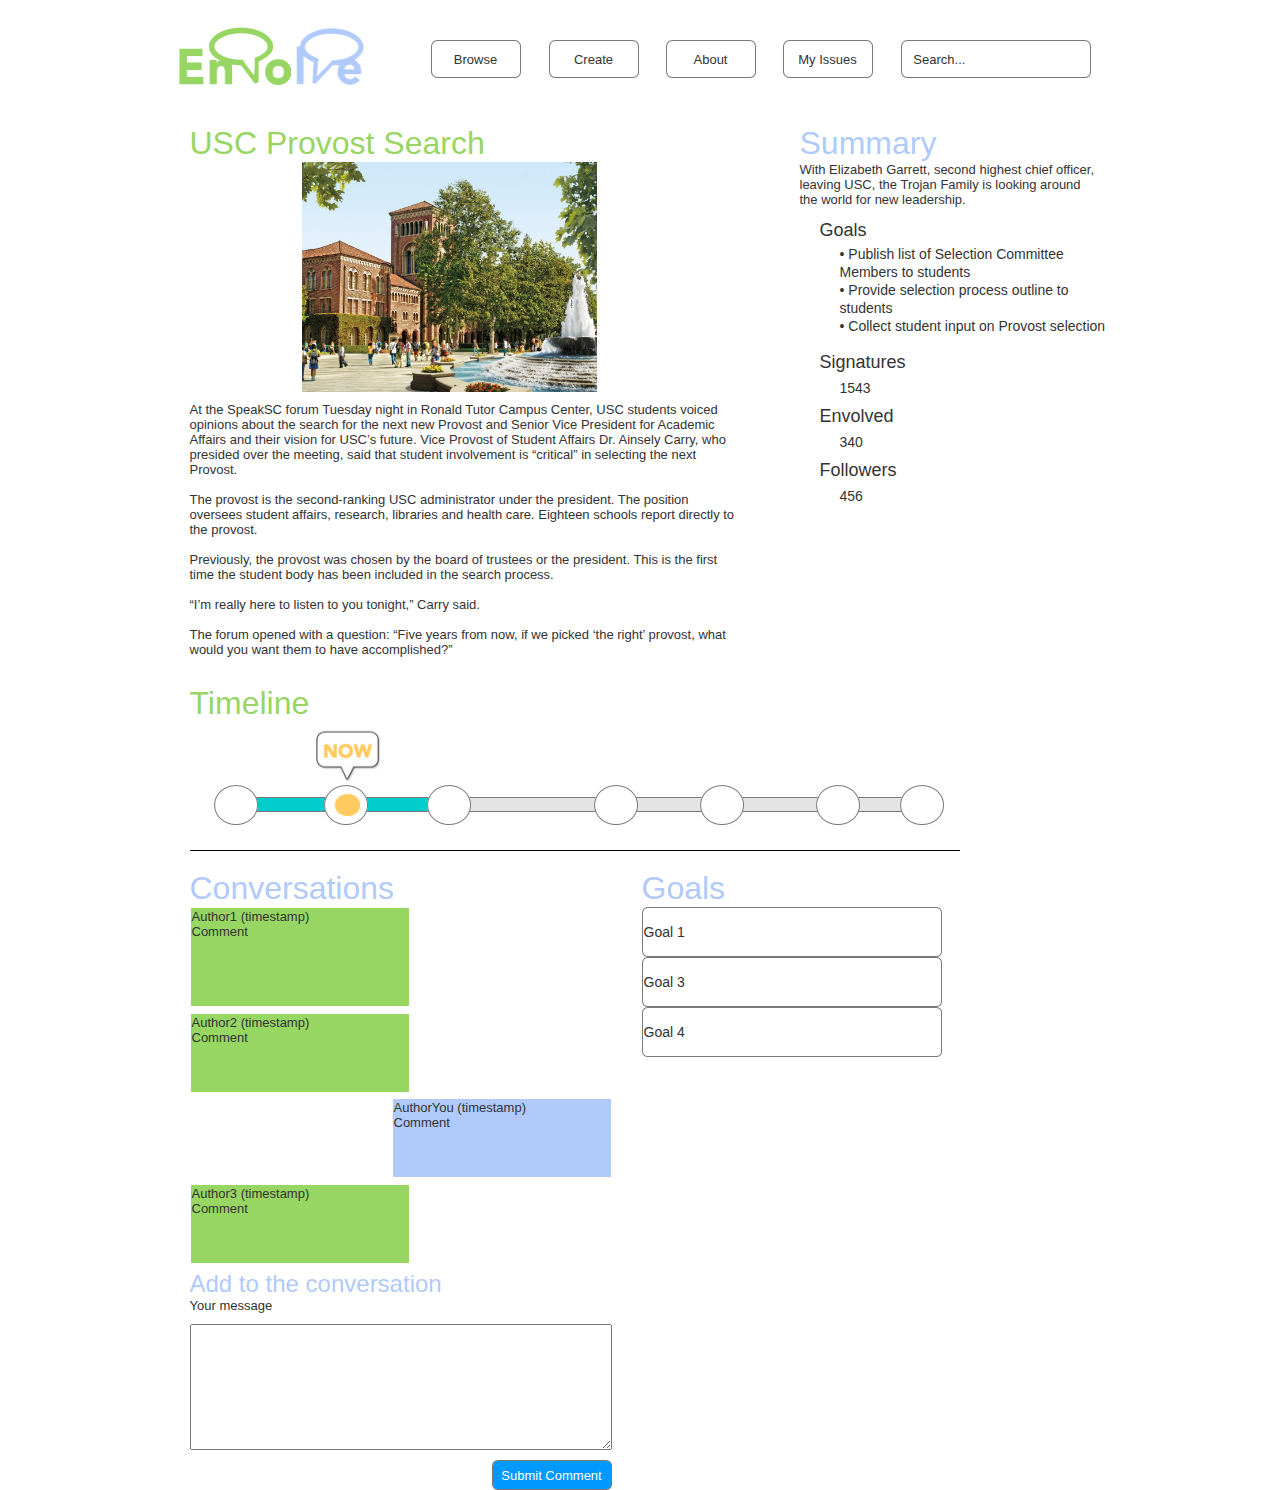
<file: issues/checkpoint_2.html>
﻿<!DOCTYPE html>
<html>
  <head>
    <title>Checkpoint 2</title>
    <meta http-equiv="X-UA-Compatible" content="IE=edge"/>
    <meta http-equiv="content-type" content="text/html; charset=utf-8"/>
    <meta name="apple-mobile-web-app-capable" content="yes"/>
    <link href="resources/css/jquery-ui-themes.css" type="text/css" rel="stylesheet"/>
    <link href="resources/css/axure_rp_page.css" type="text/css" rel="stylesheet"/>
    <link href="data/styles.css" type="text/css" rel="stylesheet"/>
    <link href="files/checkpoint_2/styles.css" type="text/css" rel="stylesheet"/>
    <script src="resources/scripts/jquery-1.7.1.min.js"></script>
    <script src="resources/scripts/jquery-ui-1.8.10.custom.min.js"></script>
    <script src="resources/scripts/axure/axQuery.js"></script>
    <script src="resources/scripts/axure/globals.js"></script>
    <script src="resources/scripts/axutils.js"></script>
    <script src="resources/scripts/axure/annotation.js"></script>
    <script src="resources/scripts/axure/axQuery.std.js"></script>
    <script src="resources/scripts/axure/doc.js"></script>
    <script src="data/document.js"></script>
    <script src="resources/scripts/messagecenter.js"></script>
    <script src="resources/scripts/axure/events.js"></script>
    <script src="resources/scripts/axure/action.js"></script>
    <script src="resources/scripts/axure/expr.js"></script>
    <script src="resources/scripts/axure/geometry.js"></script>
    <script src="resources/scripts/axure/flyout.js"></script>
    <script src="resources/scripts/axure/ie.js"></script>
    <script src="resources/scripts/axure/model.js"></script>
    <script src="resources/scripts/axure/repeater.js"></script>
    <script src="resources/scripts/axure/sto.js"></script>
    <script src="resources/scripts/axure/utils.temp.js"></script>
    <script src="resources/scripts/axure/variables.js"></script>
    <script src="resources/scripts/axure/drag.js"></script>
    <script src="resources/scripts/axure/move.js"></script>
    <script src="resources/scripts/axure/visibility.js"></script>
    <script src="resources/scripts/axure/style.js"></script>
    <script src="resources/scripts/axure/adaptive.js"></script>
    <script src="resources/scripts/axure/tree.js"></script>
    <script src="resources/scripts/axure/init.temp.js"></script>
    <script src="files/checkpoint_2/data.js"></script>
    <script src="resources/scripts/axure/legacy.js"></script>
    <script src="resources/scripts/axure/viewer.js"></script>
    <script type="text/javascript">
      $axure.utils.getTransparentGifPath = function() { return 'resources/images/transparent.gif'; };
      $axure.utils.getOtherPath = function() { return 'resources/Other.html'; };
      $axure.utils.getReloadPath = function() { return 'resources/reload.html'; };
    </script>
  </head>
  <body>
    <div id="base" class="">

      <!-- Unnamed (Header) -->

      <!-- Unnamed (Flow Shape) -->
      <div id="u1" class="ax_flow_shape">
        <img id="u1_img" class="img " src="images/usc_provost_search/u1.png"/>
        <!-- Unnamed () -->
        <div id="u2" class="text">
          <p><span>Create</span></p>
        </div>
      </div>

      <!-- Unnamed (Flow Shape) -->
      <div id="u3" class="ax_flow_shape">
        <img id="u3_img" class="img " src="images/usc_provost_search/u1.png"/>
        <!-- Unnamed () -->
        <div id="u4" class="text">
          <p><span>Browse</span></p>
        </div>
      </div>

      <!-- Unnamed (Flow Shape) -->
      <div id="u5" class="ax_flow_shape">
        <img id="u5_img" class="img " src="images/usc_provost_search/u1.png"/>
        <!-- Unnamed () -->
        <div id="u6" class="text">
          <p><span>My Issues</span></p>
        </div>
      </div>

      <!-- Unnamed (Flow Shape) -->
      <div id="u7" class="ax_flow_shape">
        <img id="u7_img" class="img " src="images/usc_provost_search/u1.png"/>
        <!-- Unnamed () -->
        <div id="u8" class="text">
          <p><span>About</span></p>
        </div>
      </div>

      <!-- Unnamed (Image) -->
      <div id="u9" class="ax_image">
        <img id="u9_img" class="img " src="images/usc_provost_search/u9.png"/>
        <!-- Unnamed () -->
        <div id="u10" class="text">
          <p><span></span></p>
        </div>
      </div>

      <!-- Unnamed (Flow Shape) -->
      <div id="u11" class="ax_flow_shape">
        <img id="u11_img" class="img " src="images/usc_provost_search/u11.png"/>
        <!-- Unnamed () -->
        <div id="u12" class="text">
          <p><span>&nbsp;&nbsp; Search...</span></p>
        </div>
      </div>

      <!-- Unnamed (Summary) -->

      <!-- Unnamed (Shape) -->
      <div id="u14" class="ax_h1">
        <img id="u14_img" class="img " src="resources/images/transparent.gif"/>
        <!-- Unnamed () -->
        <div id="u15" class="text">
          <p><span>Summary</span></p>
        </div>
      </div>

      <!-- Unnamed (Shape) -->
      <div id="u16" class="ax_paragraph">
        <img id="u16_img" class="img " src="resources/images/transparent.gif"/>
        <!-- Unnamed () -->
        <div id="u17" class="text">
          <p><span>With Elizabeth Garrett, second highest chief officer, leaving USC, the Trojan Family is looking around the world for new leadership.</span></p>
        </div>
      </div>

      <!-- Unnamed (Shape) -->
      <div id="u18" class="ax_h2">
        <img id="u18_img" class="img " src="resources/images/transparent.gif"/>
        <!-- Unnamed () -->
        <div id="u19" class="text">
          <p><span></span></p>
        </div>
      </div>

      <!-- Unnamed (Shape) -->
      <div id="u20" class="ax_h2">
        <img id="u20_img" class="img " src="resources/images/transparent.gif"/>
        <!-- Unnamed () -->
        <div id="u21" class="text">
          <p><span>Goals</span></p>
        </div>
      </div>

      <!-- Unnamed (Shape) -->
      <div id="u22" class="ax_h2">
        <img id="u22_img" class="img " src="resources/images/transparent.gif"/>
        <!-- Unnamed () -->
        <div id="u23" class="text">
          <p><span>Signatures</span></p>
        </div>
      </div>

      <!-- Unnamed (Shape) -->
      <div id="u24" class="ax_paragraph">
        <img id="u24_img" class="img " src="resources/images/transparent.gif"/>
        <!-- Unnamed () -->
        <div id="u25" class="text">
          <p><span>1543</span></p>
        </div>
      </div>

      <!-- Unnamed (Shape) -->
      <div id="u26" class="ax_paragraph">
        <img id="u26_img" class="img " src="resources/images/transparent.gif"/>
        <!-- Unnamed () -->
        <div id="u27" class="text">
          <p><span>&#149; Publish list of Selection Committee Members to students</span></p><p><span>&#149; Provide selection process outline to students</span></p><p><span>&#149; Collect student input on Provost selection</span></p>
        </div>
      </div>

      <!-- Unnamed (Shape) -->
      <div id="u28" class="ax_h2">
        <img id="u28_img" class="img " src="resources/images/transparent.gif"/>
        <!-- Unnamed () -->
        <div id="u29" class="text">
          <p><span>Envolved</span></p>
        </div>
      </div>

      <!-- Unnamed (Shape) -->
      <div id="u30" class="ax_paragraph">
        <img id="u30_img" class="img " src="resources/images/transparent.gif"/>
        <!-- Unnamed () -->
        <div id="u31" class="text">
          <p><span>340</span></p>
        </div>
      </div>

      <!-- Unnamed (Shape) -->
      <div id="u32" class="ax_h2">
        <img id="u32_img" class="img " src="resources/images/transparent.gif"/>
        <!-- Unnamed () -->
        <div id="u33" class="text">
          <p><span>Followers</span></p>
        </div>
      </div>

      <!-- Unnamed (Shape) -->
      <div id="u34" class="ax_paragraph">
        <img id="u34_img" class="img " src="resources/images/transparent.gif"/>
        <!-- Unnamed () -->
        <div id="u35" class="text">
          <p><span>456</span></p>
        </div>
      </div>

      <!-- Unnamed (Issue Format) -->

      <!-- Unnamed (Shape) -->
      <div id="u37" class="ax_shape">
        <img id="u37_img" class="img " src="images/usc_provost_search/u37.png"/>
        <!-- Unnamed () -->
        <div id="u38" class="text">
          <p><span></span></p>
        </div>
      </div>

      <!-- Unnamed (Shape) -->
      <div id="u39" class="ax_shape">
        <img id="u39_img" class="img " src="images/usc_provost_search/u39.png"/>
        <!-- Unnamed () -->
        <div id="u40" class="text">
          <p><span></span></p>
        </div>
      </div>

      <!-- Unnamed (Shape) -->
      <div id="u41" class="ax_h1">
        <img id="u41_img" class="img " src="resources/images/transparent.gif"/>
        <!-- Unnamed () -->
        <div id="u42" class="text">
          <p><span>USC Provost Search</span></p>
        </div>
      </div>

      <!-- Unnamed (Shape) -->
      <div id="u43" class="ax_paragraph">
        <img id="u43_img" class="img " src="resources/images/transparent.gif"/>
        <!-- Unnamed () -->
        <div id="u44" class="text">
          <p><span>At the SpeakSC forum Tuesday night in Ronald Tutor Campus Center, USC students voiced opinions about the search for the next new Provost and Senior Vice President for Academic Affairs and their vision for USC’s future. Vice Provost of Student Affairs Dr. Ainsely Carry, who presided over the meeting, said that student involvement is “critical” in selecting the next Provost.</span></p><p><span>&nbsp;</span></p><p><span>The provost is the second-ranking USC administrator under the president. The position oversees student affairs, research, libraries and health care. Eighteen schools report directly to the provost.</span></p><p><span>&nbsp;</span></p><p><span>Previously, the provost was chosen by the board of trustees or the president. This is the first time the student body has been included in the search process.</span></p><p><span>&nbsp;</span></p><p><span>“I’m really here to listen to you tonight,” Carry said.</span></p><p><span>&nbsp;</span></p><p><span>The forum opened with a question: “Five years from now, if we picked ‘the right’ provost, what would you want them to have accomplished?”</span></p><p><span>&nbsp;</span></p>
        </div>
      </div>

      <!-- Unnamed (Shape) -->
      <div id="u45" class="ax_h1">
        <img id="u45_img" class="img " src="resources/images/transparent.gif"/>
        <!-- Unnamed () -->
        <div id="u46" class="text">
          <p><span>Timeline</span></p>
        </div>
      </div>

      <!-- Unnamed (Horizontal Line) -->
      <div id="u47" class="ax_horizontal_line">
        <img id="u47_start" class="img " src="resources/images/transparent.gif" alt="u47_start"/>
        <img id="u47_end" class="img " src="resources/images/transparent.gif" alt="u47_end"/>
        <img id="u47_line" class="img " src="images/usc_provost_search/u47_line.png" alt="u47_line"/>
      </div>

      <!-- Unnamed (Shape) -->
      <div id="u48" class="ax_shape">
        <img id="u48_img" class="img " src="images/usc_provost_search/u48.png"/>
        <!-- Unnamed () -->
        <div id="u49" class="text">
          <p><span></span></p>
        </div>
      </div>

      <!-- Unnamed (Shape) -->
      <div id="u50" class="ax_shape">
        <img id="u50_img" class="img " src="images/usc_provost_search/u48.png"/>
        <!-- Unnamed () -->
        <div id="u51" class="text">
          <p><span></span></p>
        </div>
      </div>

      <!-- Unnamed (Shape) -->
      <div id="u52" class="ax_shape">
        <img id="u52_img" class="img " src="images/usc_provost_search/u48.png"/>
        <!-- Unnamed () -->
        <div id="u53" class="text">
          <p><span></span></p>
        </div>
      </div>

      <!-- Unnamed (Shape) -->
      <div id="u54" class="ax_shape">
        <img id="u54_img" class="img " src="images/usc_provost_search/u48.png"/>
        <!-- Unnamed () -->
        <div id="u55" class="text">
          <p><span></span></p>
        </div>
      </div>

      <!-- Unnamed (Shape) -->
      <div id="u56" class="ax_shape">
        <img id="u56_img" class="img " src="images/usc_provost_search/u48.png"/>
        <!-- Unnamed () -->
        <div id="u57" class="text">
          <p><span></span></p>
        </div>
      </div>

      <!-- Unnamed (Image) -->
      <div id="u58" class="ax_image">
        <img id="u58_img" class="img " src="images/usc_provost_search/u58.jpg"/>
        <!-- Unnamed () -->
        <div id="u59" class="text">
          <p><span></span></p>
        </div>
      </div>

      <!-- Unnamed (Shape) -->
      <div id="u60" class="ax_shape">
        <img id="u60_img" class="img " src="images/usc_provost_search/u48.png"/>
        <!-- Unnamed () -->
        <div id="u61" class="text">
          <p><span></span></p>
        </div>
      </div>

      <!-- Unnamed (Shape) -->
      <div id="u62" class="ax_shape">
        <img id="u62_img" class="img " src="images/usc_provost_search/u48.png"/>
        <!-- Unnamed () -->
        <div id="u63" class="text">
          <p><span></span></p>
        </div>
      </div>

      <!-- Unnamed (Now Indicator) -->

      <!-- Unnamed (Shape) -->
      <div id="u65" class="ax_shape">
        <img id="u65_img" class="img " src="images/usc_provost_search/u65.png"/>
        <!-- Unnamed () -->
        <div id="u66" class="text">
          <p><span></span></p>
        </div>
      </div>

      <!-- Unnamed (Image) -->
      <div id="u67" class="ax_image">
        <img id="u67_img" class="img " src="images/usc_provost_search/u67.PNG"/>
        <!-- Unnamed () -->
        <div id="u68" class="text">
          <p><span></span></p>
        </div>
      </div>

      <!-- Unnamed (Shape) -->
      <div id="u69" class="ax_h1">
        <img id="u69_img" class="img " src="resources/images/transparent.gif"/>
        <!-- Unnamed () -->
        <div id="u70" class="text">
          <p><span>Conversations</span></p>
        </div>
      </div>

      <!-- Unnamed (Shape) -->
      <div id="u71" class="ax_h2">
        <img id="u71_img" class="img " src="resources/images/transparent.gif"/>
        <!-- Unnamed () -->
        <div id="u72" class="text">
          <p><span>Add to the conversation</span></p>
        </div>
      </div>

      <!-- Unnamed (Shape) -->
      <div id="u73" class="ax_paragraph">
        <img id="u73_img" class="img " src="resources/images/transparent.gif"/>
        <!-- Unnamed () -->
        <div id="u74" class="text">
          <p><span>Your message</span></p>
        </div>
      </div>

      <!-- Unnamed (Text Area) -->
      <div id="u75" class="ax_text_area">
        <textarea id="u75_input"></textarea>
      </div>

      <!-- Unnamed (Shape) -->
      <div id="u76" class="ax_shape">
        <img id="u76_img" class="img " src="images/usc_provost_search/u76.png"/>
        <!-- Unnamed () -->
        <div id="u77" class="text">
          <p><span>Submit Comment</span></p>
        </div>
      </div>

      <!-- Unnamed (Shape) -->
      <div id="u78" class="ax_h1">
        <img id="u78_img" class="img " src="resources/images/transparent.gif"/>
        <!-- Unnamed () -->
        <div id="u79" class="text">
          <p><span>Goals</span></p>
        </div>
      </div>

      <!-- Unnamed (Shape) -->
      <div id="u80" class="ax_shape">
        <img id="u80_img" class="img " src="images/usc_provost_search/u80.png"/>
        <!-- Unnamed () -->
        <div id="u81" class="text">
          <p><span>Goal 1</span></p>
        </div>
      </div>

      <!-- Unnamed (Shape) -->
      <div id="u82" class="ax_shape">
        <img id="u82_img" class="img " src="images/usc_provost_search/u80.png"/>
        <!-- Unnamed () -->
        <div id="u83" class="text">
          <p><span>Goal 3</span></p>
        </div>
      </div>

      <!-- Unnamed (Shape) -->
      <div id="u84" class="ax_shape">
        <img id="u84_img" class="img " src="images/usc_provost_search/u80.png"/>
        <!-- Unnamed () -->
        <div id="u85" class="text">
          <p><span>Goal 4</span></p>
        </div>
      </div>

      <!-- Unnamed (Flow Shape) -->
      <div id="u86" class="ax_flow_shape">
        <img id="u86_img" class="img " src="images/usc_provost_search/u86.png"/>
        <!-- Unnamed () -->
        <div id="u87" class="text">
          <p><span>Author1 (timestamp)</span></p><p><span>Comment</span></p>
        </div>
      </div>

      <!-- Unnamed (Flow Shape) -->
      <div id="u88" class="ax_flow_shape">
        <img id="u88_img" class="img " src="images/usc_provost_search/u88.png"/>
        <!-- Unnamed () -->
        <div id="u89" class="text">
          <p><span>Author2 (timestamp)</span></p><p><span>Comment</span></p>
        </div>
      </div>

      <!-- Unnamed (Flow Shape) -->
      <div id="u90" class="ax_flow_shape">
        <img id="u90_img" class="img " src="images/usc_provost_search/u90.png"/>
        <!-- Unnamed () -->
        <div id="u91" class="text">
          <p><span>AuthorYou (timestamp)</span></p><p><span>Comment</span></p>
        </div>
      </div>

      <!-- Unnamed (Flow Shape) -->
      <div id="u92" class="ax_flow_shape">
        <img id="u92_img" class="img " src="images/usc_provost_search/u88.png"/>
        <!-- Unnamed () -->
        <div id="u93" class="text">
          <p><span>Author3 (timestamp)</span></p><p><span>Comment</span></p>
        </div>
      </div>
    </div>
  </body>
</html>
</file>
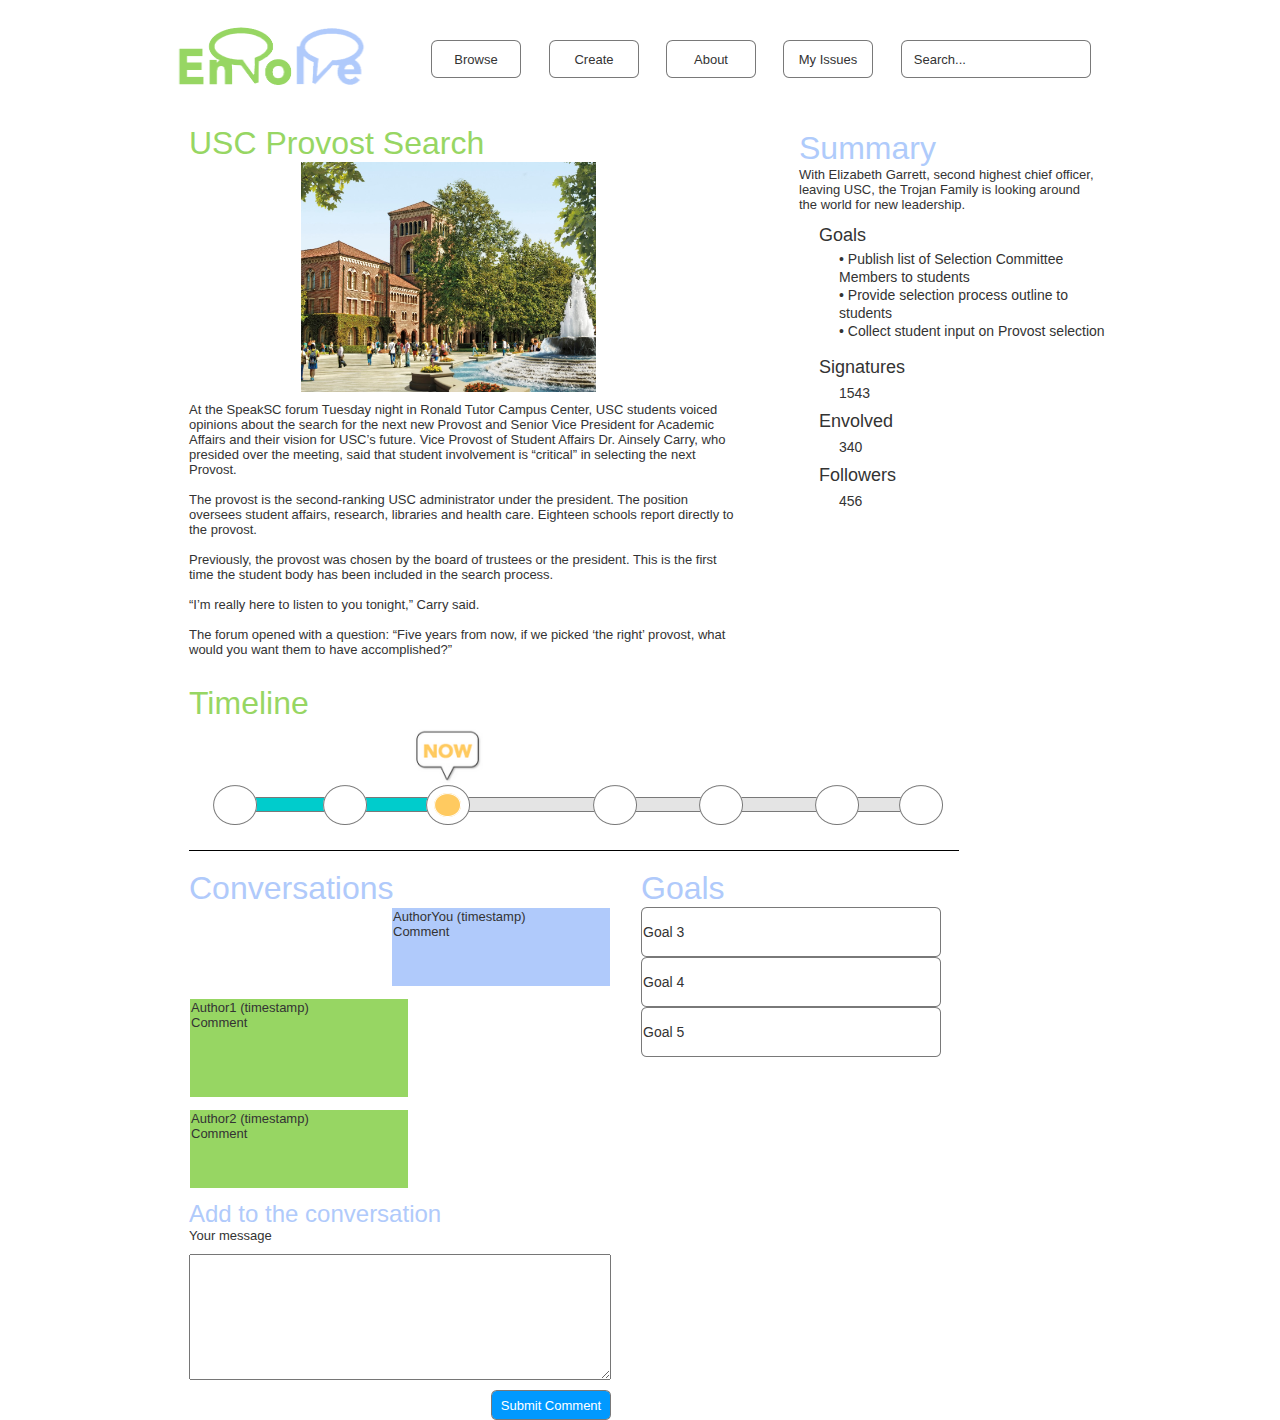
<file: issues/usc_provost_search.html>
﻿<!DOCTYPE html>
<html>
  <head>
    <title>USC Provost Search</title>
    <meta http-equiv="X-UA-Compatible" content="IE=edge"/>
    <meta http-equiv="content-type" content="text/html; charset=utf-8"/>
    <meta name="apple-mobile-web-app-capable" content="yes"/>
    <link href="resources/css/jquery-ui-themes.css" type="text/css" rel="stylesheet"/>
    <link href="resources/css/axure_rp_page.css" type="text/css" rel="stylesheet"/>
    <link href="data/styles.css" type="text/css" rel="stylesheet"/>
    <link href="files/usc_provost_search/styles.css" type="text/css" rel="stylesheet"/>
    <script src="resources/scripts/jquery-1.7.1.min.js"></script>
    <script src="resources/scripts/jquery-ui-1.8.10.custom.min.js"></script>
    <script src="resources/scripts/axure/axQuery.js"></script>
    <script src="resources/scripts/axure/globals.js"></script>
    <script src="resources/scripts/axutils.js"></script>
    <script src="resources/scripts/axure/annotation.js"></script>
    <script src="resources/scripts/axure/axQuery.std.js"></script>
    <script src="resources/scripts/axure/doc.js"></script>
    <script src="data/document.js"></script>
    <script src="resources/scripts/messagecenter.js"></script>
    <script src="resources/scripts/axure/events.js"></script>
    <script src="resources/scripts/axure/action.js"></script>
    <script src="resources/scripts/axure/expr.js"></script>
    <script src="resources/scripts/axure/geometry.js"></script>
    <script src="resources/scripts/axure/flyout.js"></script>
    <script src="resources/scripts/axure/ie.js"></script>
    <script src="resources/scripts/axure/model.js"></script>
    <script src="resources/scripts/axure/repeater.js"></script>
    <script src="resources/scripts/axure/sto.js"></script>
    <script src="resources/scripts/axure/utils.temp.js"></script>
    <script src="resources/scripts/axure/variables.js"></script>
    <script src="resources/scripts/axure/drag.js"></script>
    <script src="resources/scripts/axure/move.js"></script>
    <script src="resources/scripts/axure/visibility.js"></script>
    <script src="resources/scripts/axure/style.js"></script>
    <script src="resources/scripts/axure/adaptive.js"></script>
    <script src="resources/scripts/axure/tree.js"></script>
    <script src="resources/scripts/axure/init.temp.js"></script>
    <script src="files/usc_provost_search/data.js"></script>
    <script src="resources/scripts/axure/legacy.js"></script>
    <script src="resources/scripts/axure/viewer.js"></script>
    <script type="text/javascript">
      $axure.utils.getTransparentGifPath = function() { return 'resources/images/transparent.gif'; };
      $axure.utils.getOtherPath = function() { return 'resources/Other.html'; };
      $axure.utils.getReloadPath = function() { return 'resources/reload.html'; };
    </script>
  </head>
  <body>
    <div id="base" class="">

      <!-- Unnamed (Header) -->

      <!-- Unnamed (Flow Shape) -->
      <div id="u1" class="ax_flow_shape">
        <img id="u1_img" class="img " src="images/usc_provost_search/u1.png"/>
        <!-- Unnamed () -->
        <div id="u2" class="text">
          <p><span>Create</span></p>
        </div>
      </div>

      <!-- Unnamed (Flow Shape) -->
      <div id="u3" class="ax_flow_shape">
        <img id="u3_img" class="img " src="images/usc_provost_search/u1.png"/>
        <!-- Unnamed () -->
        <div id="u4" class="text">
          <p><span>Browse</span></p>
        </div>
      </div>

      <!-- Unnamed (Flow Shape) -->
      <div id="u5" class="ax_flow_shape">
        <img id="u5_img" class="img " src="images/usc_provost_search/u1.png"/>
        <!-- Unnamed () -->
        <div id="u6" class="text">
          <p><span>My Issues</span></p>
        </div>
      </div>

      <!-- Unnamed (Flow Shape) -->
      <div id="u7" class="ax_flow_shape">
        <img id="u7_img" class="img " src="images/usc_provost_search/u1.png"/>
        <!-- Unnamed () -->
        <div id="u8" class="text">
          <p><span>About</span></p>
        </div>
      </div>

      <!-- Unnamed (Image) -->
      <div id="u9" class="ax_image">
        <img id="u9_img" class="img " src="images/usc_provost_search/u9.png"/>
        <!-- Unnamed () -->
        <div id="u10" class="text">
          <p><span></span></p>
        </div>
      </div>

      <!-- Unnamed (Flow Shape) -->
      <div id="u11" class="ax_flow_shape">
        <img id="u11_img" class="img " src="images/usc_provost_search/u11.png"/>
        <!-- Unnamed () -->
        <div id="u12" class="text">
          <p><span>&nbsp;&nbsp; Search...</span></p>
        </div>
      </div>

      <!-- Unnamed (Summary) -->

      <!-- Unnamed (Shape) -->
      <div id="u14" class="ax_h1">
        <img id="u14_img" class="img " src="resources/images/transparent.gif"/>
        <!-- Unnamed () -->
        <div id="u15" class="text">
          <p><span>Summary</span></p>
        </div>
      </div>

      <!-- Unnamed (Shape) -->
      <div id="u16" class="ax_paragraph">
        <img id="u16_img" class="img " src="resources/images/transparent.gif"/>
        <!-- Unnamed () -->
        <div id="u17" class="text">
          <p><span>With Elizabeth Garrett, second highest chief officer, leaving USC, the Trojan Family is looking around the world for new leadership.</span></p>
        </div>
      </div>

      <!-- Unnamed (Shape) -->
      <div id="u18" class="ax_h2">
        <img id="u18_img" class="img " src="resources/images/transparent.gif"/>
        <!-- Unnamed () -->
        <div id="u19" class="text">
          <p><span></span></p>
        </div>
      </div>

      <!-- Unnamed (Shape) -->
      <div id="u20" class="ax_h2">
        <img id="u20_img" class="img " src="resources/images/transparent.gif"/>
        <!-- Unnamed () -->
        <div id="u21" class="text">
          <p><span>Goals</span></p>
        </div>
      </div>

      <!-- Unnamed (Shape) -->
      <div id="u22" class="ax_h2">
        <img id="u22_img" class="img " src="resources/images/transparent.gif"/>
        <!-- Unnamed () -->
        <div id="u23" class="text">
          <p><span>Signatures</span></p>
        </div>
      </div>

      <!-- Unnamed (Shape) -->
      <div id="u24" class="ax_paragraph">
        <img id="u24_img" class="img " src="resources/images/transparent.gif"/>
        <!-- Unnamed () -->
        <div id="u25" class="text">
          <p><span>1543</span></p>
        </div>
      </div>

      <!-- Unnamed (Shape) -->
      <div id="u26" class="ax_paragraph">
        <img id="u26_img" class="img " src="resources/images/transparent.gif"/>
        <!-- Unnamed () -->
        <div id="u27" class="text">
          <p><span>&#149; Publish list of Selection Committee Members to students</span></p><p><span>&#149; Provide selection process outline to students</span></p><p><span>&#149; Collect student input on Provost selection</span></p>
        </div>
      </div>

      <!-- Unnamed (Shape) -->
      <div id="u28" class="ax_h2">
        <img id="u28_img" class="img " src="resources/images/transparent.gif"/>
        <!-- Unnamed () -->
        <div id="u29" class="text">
          <p><span>Envolved</span></p>
        </div>
      </div>

      <!-- Unnamed (Shape) -->
      <div id="u30" class="ax_paragraph">
        <img id="u30_img" class="img " src="resources/images/transparent.gif"/>
        <!-- Unnamed () -->
        <div id="u31" class="text">
          <p><span>340</span></p>
        </div>
      </div>

      <!-- Unnamed (Shape) -->
      <div id="u32" class="ax_h2">
        <img id="u32_img" class="img " src="resources/images/transparent.gif"/>
        <!-- Unnamed () -->
        <div id="u33" class="text">
          <p><span>Followers</span></p>
        </div>
      </div>

      <!-- Unnamed (Shape) -->
      <div id="u34" class="ax_paragraph">
        <img id="u34_img" class="img " src="resources/images/transparent.gif"/>
        <!-- Unnamed () -->
        <div id="u35" class="text">
          <p><span>456</span></p>
        </div>
      </div>

      <!-- Unnamed (Issue Format) -->

      <!-- Unnamed (Shape) -->
      <div id="u37" class="ax_shape">
        <img id="u37_img" class="img " src="images/usc_provost_search/u37.png"/>
        <!-- Unnamed () -->
        <div id="u38" class="text">
          <p><span></span></p>
        </div>
      </div>

      <!-- Unnamed (Shape) -->
      <div id="u39" class="ax_shape">
        <img id="u39_img" class="img " src="images/usc_provost_search/u39.png"/>
        <!-- Unnamed () -->
        <div id="u40" class="text">
          <p><span></span></p>
        </div>
      </div>

      <!-- Unnamed (Shape) -->
      <div id="u41" class="ax_h1">
        <img id="u41_img" class="img " src="resources/images/transparent.gif"/>
        <!-- Unnamed () -->
        <div id="u42" class="text">
          <p><span>USC Provost Search</span></p>
        </div>
      </div>

      <!-- Unnamed (Shape) -->
      <div id="u43" class="ax_paragraph">
        <img id="u43_img" class="img " src="resources/images/transparent.gif"/>
        <!-- Unnamed () -->
        <div id="u44" class="text">
          <p><span>At the SpeakSC forum Tuesday night in Ronald Tutor Campus Center, USC students voiced opinions about the search for the next new Provost and Senior Vice President for Academic Affairs and their vision for USC’s future. Vice Provost of Student Affairs Dr. Ainsely Carry, who presided over the meeting, said that student involvement is “critical” in selecting the next Provost.</span></p><p><span>&nbsp;</span></p><p><span>The provost is the second-ranking USC administrator under the president. The position oversees student affairs, research, libraries and health care. Eighteen schools report directly to the provost.</span></p><p><span>&nbsp;</span></p><p><span>Previously, the provost was chosen by the board of trustees or the president. This is the first time the student body has been included in the search process.</span></p><p><span>&nbsp;</span></p><p><span>“I’m really here to listen to you tonight,” Carry said.</span></p><p><span>&nbsp;</span></p><p><span>The forum opened with a question: “Five years from now, if we picked ‘the right’ provost, what would you want them to have accomplished?”</span></p><p><span>&nbsp;</span></p>
        </div>
      </div>

      <!-- Unnamed (Shape) -->
      <div id="u45" class="ax_h1">
        <img id="u45_img" class="img " src="resources/images/transparent.gif"/>
        <!-- Unnamed () -->
        <div id="u46" class="text">
          <p><span>Timeline</span></p>
        </div>
      </div>

      <!-- Unnamed (Horizontal Line) -->
      <div id="u47" class="ax_horizontal_line">
        <img id="u47_start" class="img " src="resources/images/transparent.gif" alt="u47_start"/>
        <img id="u47_end" class="img " src="resources/images/transparent.gif" alt="u47_end"/>
        <img id="u47_line" class="img " src="images/usc_provost_search/u47_line.png" alt="u47_line"/>
      </div>

      <!-- Unnamed (Shape) -->
      <div id="u48" class="ax_shape">
        <img id="u48_img" class="img " src="images/usc_provost_search/u48.png"/>
        <!-- Unnamed () -->
        <div id="u49" class="text">
          <p><span></span></p>
        </div>
      </div>

      <!-- Unnamed (Shape) -->
      <div id="u50" class="ax_shape">
        <img id="u50_img" class="img " src="images/usc_provost_search/u48.png"/>
        <!-- Unnamed () -->
        <div id="u51" class="text">
          <p><span></span></p>
        </div>
      </div>

      <!-- Unnamed (Shape) -->
      <div id="u52" class="ax_shape">
        <img id="u52_img" class="img " src="images/usc_provost_search/u48.png"/>
        <!-- Unnamed () -->
        <div id="u53" class="text">
          <p><span></span></p>
        </div>
      </div>

      <!-- Unnamed (Shape) -->
      <div id="u54" class="ax_shape">
        <img id="u54_img" class="img " src="images/usc_provost_search/u48.png"/>
        <!-- Unnamed () -->
        <div id="u55" class="text">
          <p><span></span></p>
        </div>
      </div>

      <!-- Unnamed (Shape) -->
      <div id="u56" class="ax_shape">
        <img id="u56_img" class="img " src="images/usc_provost_search/u48.png"/>
        <!-- Unnamed () -->
        <div id="u57" class="text">
          <p><span></span></p>
        </div>
      </div>

      <!-- Unnamed (Image) -->
      <div id="u58" class="ax_image">
        <img id="u58_img" class="img " src="images/usc_provost_search/u58.jpg"/>
        <!-- Unnamed () -->
        <div id="u59" class="text">
          <p><span></span></p>
        </div>
      </div>

      <!-- Unnamed (Shape) -->
      <div id="u60" class="ax_shape">
        <img id="u60_img" class="img " src="images/usc_provost_search/u48.png"/>
        <!-- Unnamed () -->
        <div id="u61" class="text">
          <p><span></span></p>
        </div>
      </div>

      <!-- Unnamed (Shape) -->
      <div id="u62" class="ax_shape">
        <img id="u62_img" class="img " src="images/usc_provost_search/u48.png"/>
        <!-- Unnamed () -->
        <div id="u63" class="text">
          <p><span></span></p>
        </div>
      </div>

      <!-- Unnamed (Now Indicator) -->

      <!-- Unnamed (Shape) -->
      <div id="u65" class="ax_shape">
        <img id="u65_img" class="img " src="images/usc_provost_search/u65.png"/>
        <!-- Unnamed () -->
        <div id="u66" class="text">
          <p><span></span></p>
        </div>
      </div>

      <!-- Unnamed (Image) -->
      <div id="u67" class="ax_image">
        <img id="u67_img" class="img " src="images/usc_provost_search/u67.PNG"/>
        <!-- Unnamed () -->
        <div id="u68" class="text">
          <p><span></span></p>
        </div>
      </div>

      <!-- Unnamed (Shape) -->
      <div id="u69" class="ax_h1">
        <img id="u69_img" class="img " src="resources/images/transparent.gif"/>
        <!-- Unnamed () -->
        <div id="u70" class="text">
          <p><span>Conversations</span></p>
        </div>
      </div>

      <!-- Unnamed (Shape) -->
      <div id="u71" class="ax_h2">
        <img id="u71_img" class="img " src="resources/images/transparent.gif"/>
        <!-- Unnamed () -->
        <div id="u72" class="text">
          <p><span>Add to the conversation</span></p>
        </div>
      </div>

      <!-- Unnamed (Shape) -->
      <div id="u73" class="ax_paragraph">
        <img id="u73_img" class="img " src="resources/images/transparent.gif"/>
        <!-- Unnamed () -->
        <div id="u74" class="text">
          <p><span>Your message</span></p>
        </div>
      </div>

      <!-- Unnamed (Text Area) -->
      <div id="u75" class="ax_text_area">
        <textarea id="u75_input"></textarea>
      </div>

      <!-- Unnamed (Shape) -->
      <div id="u76" class="ax_shape">
        <img id="u76_img" class="img " src="images/usc_provost_search/u76.png"/>
        <!-- Unnamed () -->
        <div id="u77" class="text">
          <p><span>Submit Comment</span></p>
        </div>
      </div>

      <!-- Unnamed (Shape) -->
      <div id="u78" class="ax_h1">
        <img id="u78_img" class="img " src="resources/images/transparent.gif"/>
        <!-- Unnamed () -->
        <div id="u79" class="text">
          <p><span>Goals</span></p>
        </div>
      </div>

      <!-- Unnamed (Shape) -->
      <div id="u80" class="ax_shape">
        <img id="u80_img" class="img " src="images/usc_provost_search/u80.png"/>
        <!-- Unnamed () -->
        <div id="u81" class="text">
          <p><span>Goal 3</span></p>
        </div>
      </div>

      <!-- Unnamed (Shape) -->
      <div id="u82" class="ax_shape">
        <img id="u82_img" class="img " src="images/usc_provost_search/u80.png"/>
        <!-- Unnamed () -->
        <div id="u83" class="text">
          <p><span>Goal 4</span></p>
        </div>
      </div>

      <!-- Unnamed (Shape) -->
      <div id="u84" class="ax_shape">
        <img id="u84_img" class="img " src="images/usc_provost_search/u80.png"/>
        <!-- Unnamed () -->
        <div id="u85" class="text">
          <p><span>Goal 5</span></p>
        </div>
      </div>

      <!-- Unnamed (Flow Shape) -->
      <div id="u86" class="ax_flow_shape">
        <img id="u86_img" class="img " src="images/usc_provost_search/u86.png"/>
        <!-- Unnamed () -->
        <div id="u87" class="text">
          <p><span>Author1 (timestamp)</span></p><p><span>Comment</span></p>
        </div>
      </div>

      <!-- Unnamed (Flow Shape) -->
      <div id="u88" class="ax_flow_shape">
        <img id="u88_img" class="img " src="images/usc_provost_search/u88.png"/>
        <!-- Unnamed () -->
        <div id="u89" class="text">
          <p><span>Author2 (timestamp)</span></p><p><span>Comment</span></p>
        </div>
      </div>

      <!-- Unnamed (Flow Shape) -->
      <div id="u90" class="ax_flow_shape">
        <img id="u90_img" class="img " src="images/usc_provost_search/u90.png"/>
        <!-- Unnamed () -->
        <div id="u91" class="text">
          <p><span>AuthorYou (timestamp)</span></p><p><span>Comment</span></p>
        </div>
      </div>
    </div>
  </body>
</html>
</file>
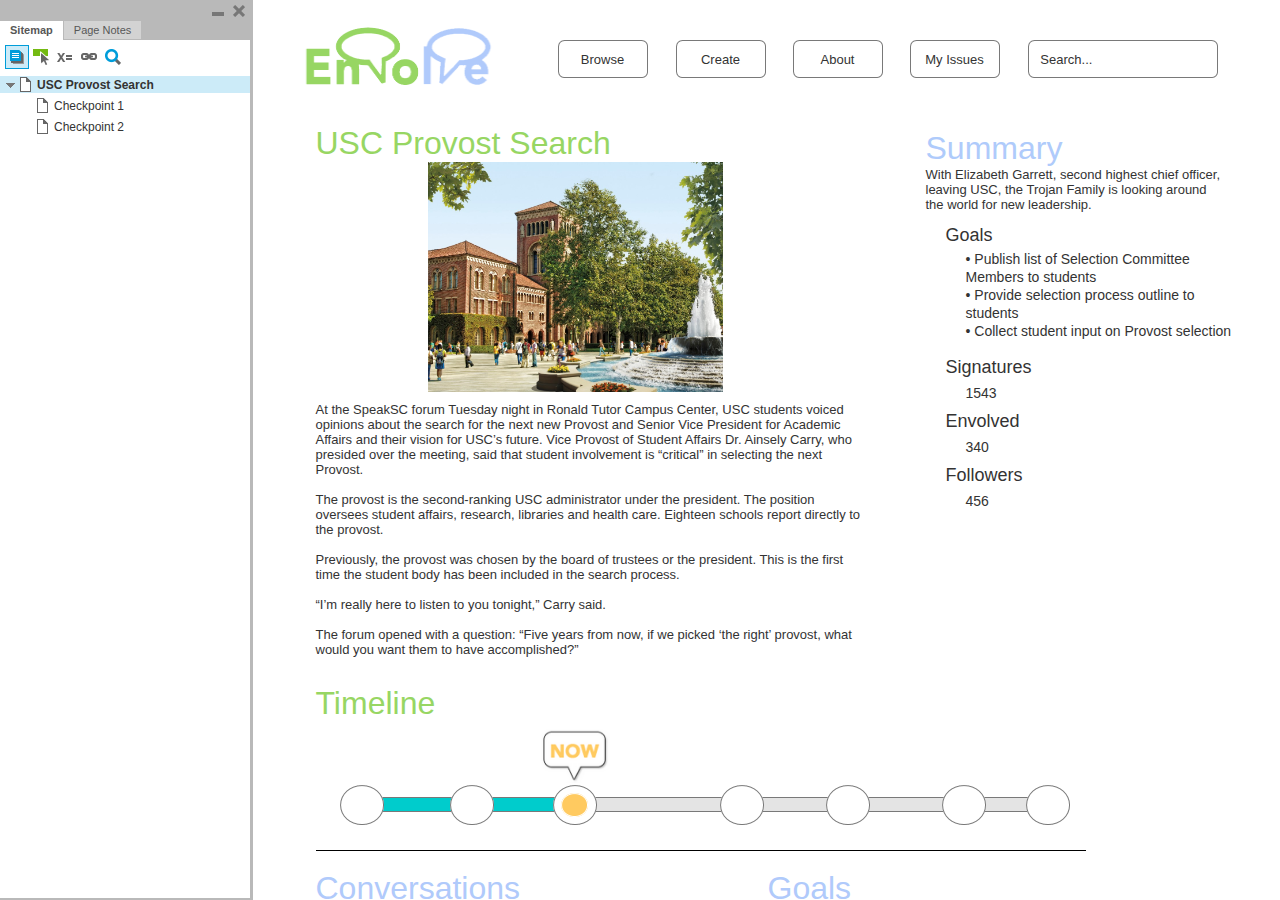
<file: issues/resources/reload.html>
﻿<html>
	<head>
		<title></title>
	</head>
	<body>
	
	<script language="javascript">
	function getUrl() {
      var query = window.location.hash.substring(1);
      var vars = query.split("&&&");
      for (var i=0;i<vars.length;i++) {
        var url = vars[i];
        return decodeURI(url).replace("html%23","html#");
      } 
    }

    var rel = '../';
    var url = getUrl();
    if (url.indexOf(":") > 0 && url.indexOf(":") < 10) rel = '';
	self.location.href = rel + url;
	</script>
	
	</body>
</html>
</file>
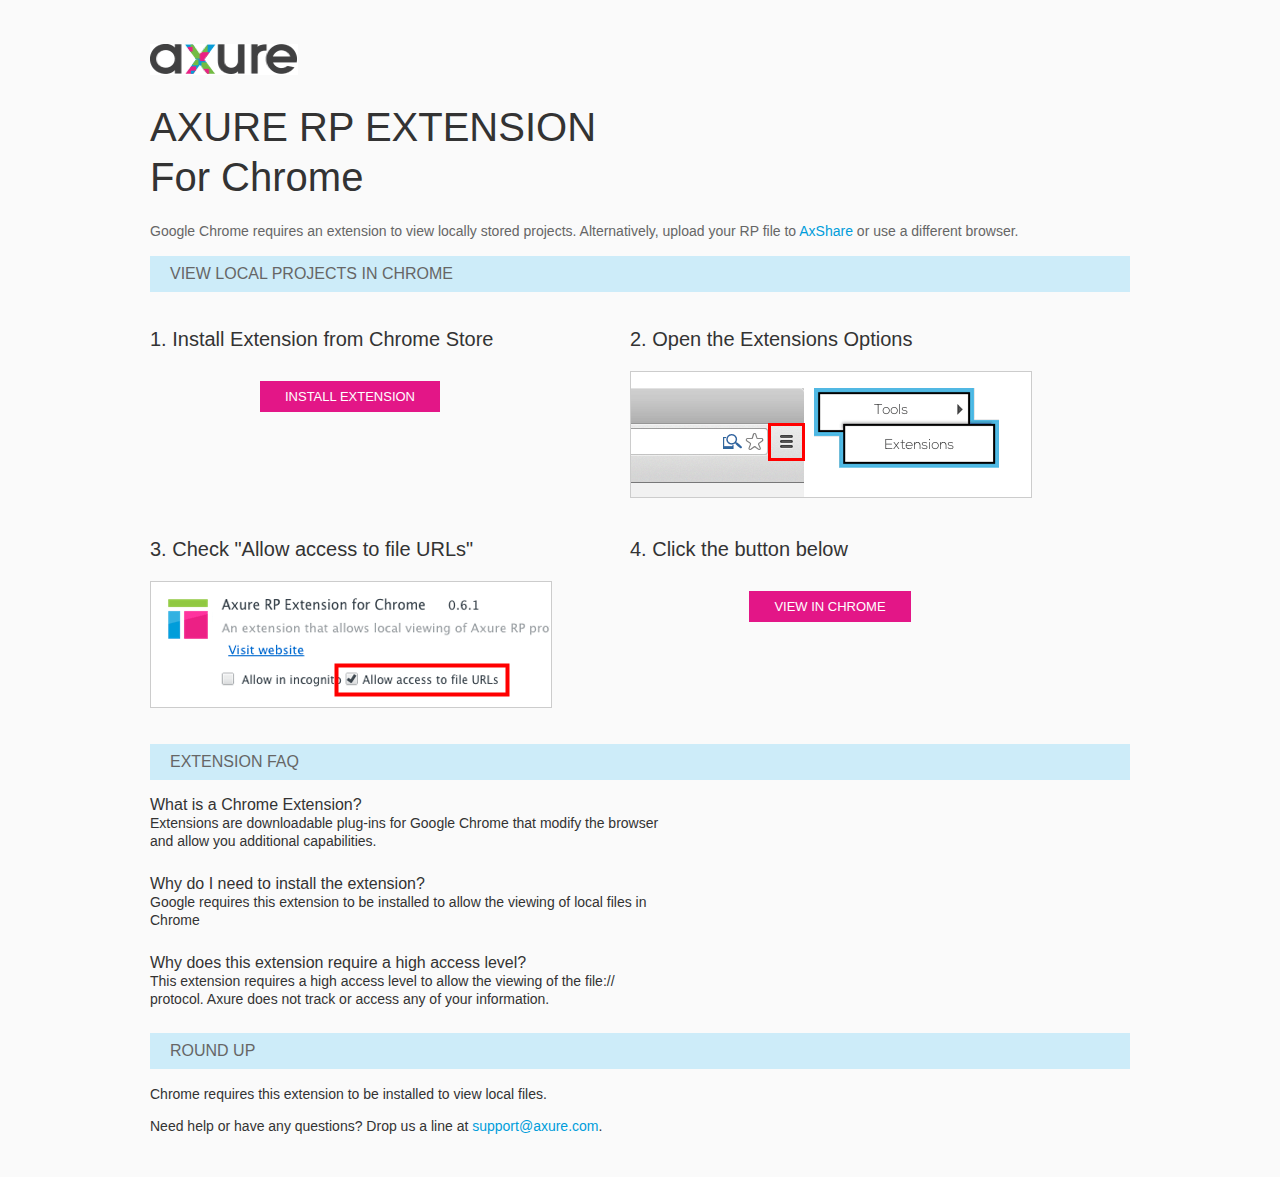
<file: issues/resources/chrome/chrome.html>
<html>
<head>
    <title>Install the Axure RP Chrome Extension</title>
    <style type="text/css">
        *
        {
            font-family: Helvetica, Arial, sans-serif;
        }
        body
        {
            text-align: center;
            background-color: #fafafa;
        }
        p
        {
            font-size: 14px;
            line-height: 18px;
            color: #333333;
        }
        div.container
        {
            width: 980px;
            margin-left: auto;
            margin-right: auto;
            text-align: left;
        }
        a
        {
            text-decoration: none;
            color: #009dda;
        }
        .button
        {
            background: #E31687;
            font: normal 16px Arial, sans-serif;
            color: #FFFFFF;
            padding: 8px 25px 8px 25px;
            border: 0;
            display: inline-block;
            margin-top: 10px;
            text-transform: uppercase;
            font-size: 13px;
        }
        a:hover.button
        {
            opacity: .8;
        }
        div.left
        {
            width: 400px;
            float: left;
            margin-right: 80px;
        }
        div.right
        {
            width: 400px;
            float: left;
        }
        div.buttonContainer
        {
            text-align: center;
        }
        h1
        {
            font-size: 40px;
            color: #333333;
            line-height: 50px;
            margin-bottom: 20px;
            font-weight: normal;
        }
        h2
        {
            font-size: 38px;
            font-weight: normal;
            color: #08639C;
            text-align: center;
        }
        h3
        {
            font-size: 20px;
            color: #333333;
            font-weight: normal;
        }
        .heading
        {
            background-color: #cdecf9;
            height: 36px;
            line-height: 36px;
            padding-left: 20px;
            font-size: 16px;
            color: #666666;
        }
        span.faq
        {
            font-size: 16px;
            font-weight: normal;
            color: #333333;
            display: block;
        }
    </style>
</head>
<body>
    <div class="container">
        <br />
        <br />
        <img src="axure_logo.gif" alt="axure" />
        <br />
        <h1>
            AXURE RP EXTENSION<br />
            For Chrome</h1>
        <p style="font-size: 14px; color: #666666; margin-top: 10px;">
            Google Chrome requires an extension to view locally stored projects. Alternatively,
            upload your RP file to <a href="https://share.axure.com">AxShare</a> or use a different
            browser.</p>
        <h3 class="heading">
            VIEW LOCAL PROJECTS IN CHROME</h3>
        <div class="left">
            <h3>
                1. Install Extension from Chrome Store</h3>
            <div class="buttonContainer">
                <a class="button" href="https://chrome.google.com/webstore/detail/dogkpdfcklifaemcdfbildhcofnopogp"
                    target="_blank">Install Extension</a>
            </div>
        </div>
        <div class="right">
            <h3>
                2. Open the Extensions Options</h3>
            <img src="extensions_menu.gif" alt="extensions" />
        </div>
        <div style="clear: both; height: 20px;">
            &nbsp;</div>
        <div class="left">
            <h3>
                3. Check "Allow access to file URLs"</h3>
            <img src="allow_access.gif" alt="allow access" />
        </div>
        <div class="right">
            <h3>
                4. Click the button below</h3>
            <div class="buttonContainer">
                <a class="button" href="../../start.html">View in Chrome</a>
            </div>
        </div>
        <div style="clear: both; height: 20px;">
        </div>
        <h3 class="heading">
            EXTENSION FAQ</h3>
        <p>
            <span class="faq">What is a Chrome Extension?</span> Extensions are downloadable
            plug-ins for Google Chrome that modify the browser<br />
            and allow you additional capabilities.
        </p>
        <p style="margin-top: 25px;">
            <span class="faq">Why do I need to install the extension?</span> Google requires
            this extension to be installed to allow the viewing of local files in<br />
            Chrome
        </p>
        <p style="margin-top: 25px; margin-bottom: 25px;">
            <span class="faq">Why does this extension require a high access level?</span> This
            extension requires a high access level to allow the viewing of the file://<br />
            protocol. Axure does not track or access any of your information.
        </p>
        <h3 class="heading">
            ROUND UP</h3>
        <p>
            Chrome requires this extension to be installed to view local files.</p>
        <p>
            Need help or have any questions? Drop us a line at <a href="mailto:support@axure.com">
                support@axure.com</a>.
        </p>
        <div style="clear: both; height: 20px;">
        </div>
    </div>
</body>
</html>
</file>
<file: style.css>
h1, h2, h3{
    color: #97d663 !important;   
}

.orange{
    color: #ffcb60 !important;   
}
.grey{
    color: #AAAAAA !important;   
}
.blue{
    color: #b1cafc !important;   
}
.darkblue{
    color: #799bdf !important;   
}
.white{
    color: #fff !important;   
}
.menubar{
    margin-top:20px;   
}
.no-margin{
    margin 0;   
}
.right-border{
    border-right: 1px solid #CCCCCC;   
}

.button-mainmenu{
    margin: 5px 5px;   
}

.searchbox{
    width: 70%;
    height: 33px;
    margin-top: 6px;
    border-top-left-radius:5px;
    border-bottom-left-radius:5px;
    box-shadow: none;
    border-style: none;
    border: 1px solid #CCCCCC;
}
#media-carousel{
    margin: 20px;   
}
.btn-search{
    height: 33px;
    width: 15%;
    margin-left: -5px;
    margin-top: 5px;
    border-top-right-radius:5px;
    border-bottom-right-radius:5px;
    box-shadow: none;
    border-style: none;
    border: 1px solid #CCCCCC;
}
.tri-col{
    max-width: 100px;
    max-height: 100px;
    margin-top: 30px;
}
.footer{
    margin: 50px 0;   
}
body{
    padding: 0 150px;   
}
#main-carousel{
    max-width: 1000px;   
}

#mycarousel{
    max-width: 750px;   
}

.main-menu-strip{
    margin-top: 25px;   
}

.pad{
    padding: 0px;
    margin: 0 20px 0 0;
}   

.left{
    float: left;   
}
.caption-text{
    margin-bottom: 40px;   
}

.tab{
    margin-left: 15px;   
}

#respond {
  margin-top: 40px;
}

#respond input[type='text'],
#respond input[type='email'], 
#respond textarea {
  margin-bottom: 10px;
  display: block;
  width: 100%;

  border: 1px solid rgba(0, 0, 0, 0.1);
  -webkit-border-radius: 5px;
  -moz-border-radius: 5px;
  -o-border-radius: 5px;
  -ms-border-radius: 5px;
  -khtml-border-radius: 5px;
  border-radius: 5px;

  line-height: 1.4em;
}
#add-comment input[type='submit'] {float: right; margin: 0 .5em;}
#add-comment * {margin-bottom: .5em;}

input[type='submit'] {
    background: #5a81ce;
    border: 0;
    border-radius: 5px;
    color: #fff;
    cursor: pointer;
    font-family: inherit;
    font-size: inherit;
    padding: .3em 2em;
    text-shadow: 1px 1px 1px #000;
}

input:required, 
textarea:required {
    outline: 1px solid #b1cafc;
}

#posts-list.has-comments li.no-comments {
  display: none;
}


/* Styling for the form page */
.box{
  background-color: #AAAAAA;
  width: 900px;
  border: 20px solid #bdc3c7;
  border-radius: 10px;
  text-align: left;
  color: #ffcb60;
}

.left_col{
    width: 550px;
    float: left;
}

.right_col{
    width: 200px;
    float: left;
}

.inputbox{
  margin-left: 35px;
  font-size: 18px;
    height: 600px;
}

.blackwords{
    color: black;
    font-size: 14px;
}

textarea{
  resize: none;
}
</file>
<file: issues/resources/css/default.css>
﻿body {
  font-family : Helvetica, Arial, Sans-Serif;
  background-color: #B9B9B9;
  overflow:hidden;
}
a {
  cursor: pointer;
}
#maximizePanelContainer {
  font-size: 4px;
  position:absolute;
  left: 0px;
  top: 0px;
  width: 15px;
  height: 13px;
  overflow: visible;
  z-index: 1000;
}
.maximizePanel {
  position:absolute;
  left: 0px;
  top: 0px;
  width: 20px;
  height: 20px;
  margin: 2px 0px 0px 1px;
  background: url('../images/261_expand_12rollover1.png') no-repeat;
  cursor: pointer;
}
.maximizePanelOver {
  background: url('../images/261_expand_12rollover2.png') no-repeat;    
}

#interfaceControlFrameMinimizeContainer {
  position:relative;
  font-size: 2px; /*for IE*/
  text-align: right;
  z-index: 100;
    height: 20px;
}
#interfaceControlFrameMinimizeContainer a 
{
    display: inline-block;
    width: 15px;
    height: 20px;
  font-size: 2px;
  background: url('../images/260_collapse_12rollover1.png') no-repeat;
  text-decoration: none;
  margin: 5px 5px 0px 0px;
}
#interfaceControlFrame {
    margin: 0px;
}
#interfaceControlFrameMinimizeContainer a:hover {
  background: url('../images/260_collapse_12rollover2.png') no-repeat;
}
#interfaceControlFrameCloseContainer {
    display: inline;
    width: 15px;
    height: 20px;
    font-size: 2px;
    margin: 5px 2px 0px 0px;
}
#interfaceControlFrameCloseContainer a 
{
  background: url('../images/259_close_12rollover1.png') no-repeat;
    margin: 0px;
  text-decoration: none;
}
#interfaceControlFrameCloseContainer a:hover 
{
  background: url('../images/259_close_12rollover2.png') no-repeat;
}
#interfaceControlFrameHeader li {
    display: inline;
}
#interfaceControlFrameHeader a {
  outline: none;
  padding: 3px 10px 3px 10px;
  margin-right: 1px;
  text-decoration: none;
  color: #575757;
  white-space: nowrap;
  background-color: #D3D3D3;
}
#interfaceControlFrameHeader a:link {}
#interfaceControlFrameHeader a:hover {
  color: #000000;
}
#interfaceControlFrameHeader a.selected {
  background-color: White;
  font-weight:bold;
  padding: 3px 10px 4px 10px;
}
#interfaceControlFrameHeaderContainer {
  overflow: visible;
  width: 250px;
}
#interfaceControlFrameHeader {
  position:relative;
  list-style: none;
  padding : 4px 0px 4px 0px;
  font-size: 11px;
  z-index: 50;
}
#interfaceControlFrameContainer {
  position: absolute;
  background-color: White;
  overflow: hidden;
  width: 100%;
  /*height:100%;*/
}

#interfaceControlFrameLogoContainer {
  background-color: White;
  border-bottom: 1px solid #EFEFEF;
  margin: -5px 0px 5px 0px;
  padding: 10px 5px 5px 5px;
  overflow: hidden;
}
#interfaceControlFrameLogoImageContainer {
  text-align: center;
}
#interfaceControlFrameLogoCaptionContainer {
  text-align: center;
  margin: 5px 10px 0px 10px;
  font-size: 11px;
  color: #333;
}
</file>
<file: issues/plugins/sitemap/styles/sitemap.css>
﻿
#sitemapHost {
    font-size: 12px;
    color:#333;
    background-color:#FFF;
    height: 100%;
}

#sitemapTreeContainer {
    /*margin: 0px 8px 0px 10px;*/
    position: absolute;
    overflow: auto;
    width: 100%;
    /*height: 100%;*/
    top: 31px;
    bottom: 0px;
}

.sitemapTree {
    /* list-style-type: none; */
    margin: 5px 0px 10px -9px;
    overflow:visible;
}

.sitemapTree ul {
    list-style-type: none;
    margin: 0px 0px 0px 0px;
    padding-left: 0px;
}

.sitemapPlusMinusLink 
{
}

.sitemapMinus 
{
	vertical-align:middle;
    background: url('images/minus.gif');
    background-repeat: no-repeat;
	margin-right: 3px;	
	margin-bottom: 1px;
    height:9px;
    width:9px;
    display:inline-block;
}

.sitemapPlus 
{
	vertical-align:middle;
    background: url('images/plus.gif');
    background-repeat: no-repeat;
	margin-right: 3px;	
	margin-bottom: 1px;
	height:9px;
    width:9px;
    display:inline-block;
}

.sitemapPageLink 
{
    margin-left: 0px;
}

.sitemapPageIcon 
{
	margin-bottom:-3px;
    width: 16px;
    height: 16px;
    display: inline-block;
    background: url('images/079_page_16.png');
    background-repeat: no-repeat;
}

.sitemapFlowIcon
{
    background: url('images/086_case_16.png');
}

.sitemapFolderIcon
{
    background: url('images/235_folderclosed_16.png');
}

.sitemapFolderOpenIcon
{
    background: url('images/236_folderopen_16.png');
}

.sitemapPageName 
{
    margin-left: 3px;
}

.sitemapNode 
{
    margin:4px 0px 4px 0px;
    white-space:nowrap;
}

.sitemapPageLinkContainer {
    margin-left: 0px;
    padding-bottom: 1px;
}
/*
.sitemapNode div
{
	padding-top: 1px; 
	padding-bottom: 3px;
    padding-left: 20px;
	height: 14px;
}
*/

.sitemapExpandableNode 
{
	margin-left: 0px;
}

.sitemapHighlight 
{
	background-color : rgb(204,235,248);
    font-weight: bold;
}

.sitemapGreyedName
{
	color: #AAA;
}

#sitemapToolbar 
{
	margin: 5px 5px 5px 5px;
    height: 22px;
}

#sitemapToolbar .sitemapToolbarButton
{
    float: left;
    width: 22px;
    height: 22px;
    border: 1px solid transparent;
}

#sitemapToolbar .sitemapToolbarButton:hover
{
    border: 1px solid rgb(0,157,217);
    background-color : rgb(166,221,242);
}

#sitemapToolbar .sitemapToolbarButton:active
{
    border: 1px solid rgb(0,157,217);
    background-color : rgb(204,235,248);
}

#sitemapToolbar .sitemapToolbarButtonSelected {
    border: 1px solid rgb(0,157,217);
    background-color : rgb(204,235,248);    
}

#linksButton {
    background: url('images/233_hyperlink_16.png') no-repeat center center;
}

#adaptiveButton {
    background: url('images/225_responsive_16.png') no-repeat center center;
}

#footnotesButton {
    background: url('images/228_togglenotes_16.png') no-repeat center center;
}

#highlightInteractiveButton {
    background: url('images/231_event_16.png') no-repeat center center;
}

#variablesButton {
    background: url('images/229_variables_16.png') no-repeat center center;
}

#searchButton {
    background: url('images/232_search_16.png') no-repeat center center;
}

.sitemapLinkContainer
{
	margin-top: 8px;
	padding-right: 5px;
	font-size: 12px;
}

.sitemapLinkField 
{
	width: 100%;
	font-size: 12px;
	margin-top: 3px;
}

.sitemapOptionContainer
{
	margin-top: 8px;
	padding-right: 5px;
	font-size: 12px;
}

#sitemapOptionsDiv
{
	margin-top: 5px;
	margin-left: 16px;
}

#viewSelectDiv
{
	margin-left: 5px;
}

#viewSelect
{
	width: 70%;
}

.sitemapUrlOption
{
	padding-bottom: 5px;
}

.optionLabel
{
	font-size: 12px;
}

.sitemapPopupContainer
{
    display: none;
    position: absolute;
	background-color: #F4F4F4;
	border: 1px solid #B9B9B9;
	padding: 5px 5px 5px 5px;
	margin: 5px 0px 0px 5px;
    z-index: 1;
}

#adaptiveViewsContainer
{
	margin-left: 0px;
	padding: 0px;
}

.adaptiveViewOption
{
	padding: 2px;
}

.adaptiveViewOption:hover
{ 
	background-color: rgb(204,235,248);
	cursor: pointer;
}

.currentAdaptiveView {
    font-weight: bold;
}

.adaptiveCheckboxDiv {
	height: 15px;
	width: 15px;
	float: left;
}

.checkedAdaptive {
	background: url('images/adaptivecheck.png') no-repeat center center;
}

#variablesContainer 
{
	max-height: 350px;
	overflow: auto;
}

.variableName
{
	font-weight: bold;
}

.variableDiv
{
	margin-bottom: 10px;
}

#variablesClearLink 
{
	color: #069;
	left: 5px;
}

.searchBoxHint 
{
	color: #AAA;
	font-style: italic;
}

#sitemapLinksPageName
{
	font-weight: bold;
}

#sitemapOptionsHeader
{
	font-weight: bold;
}
</file>
<file: issues/plugins/page_notes/styles/page_notes.css>
﻿#pageNotesHost {
    font-size: 12px;
    color:#333;
    height: 100%;
}

#pageNotesScrollContainer 
{
    overflow: auto;
    width: 100%;
    height: 100%;
}    

#pageNotesContainer 
{
    padding: 10px 10px 10px 10px;
}

#pageNameHeader
{
	font-size: 13px;
	font-weight: bold;
	height: 23px;
	white-space: nowrap;
}

#pageNotesContent 
{
	overflow: visible;
}

.pageNoteName 
{
	font-size: 12px;
	margin-bottom: 5px;
	text-decoration: underline;
	white-space: nowrap;
}

.pageNote 
{
	margin-bottom: 10px;
}
</file>
<file: issues/resources/css/axure_rp_page.css>
﻿/* so the window resize fires within a frame in IE7 */
html, body {
    height: 100%;    
}

a {
	color: inherit;
}

p {
	margin: 0px;
}

iframe {
	background: #FFFFFF;
}

/* to match IE with C, FF */
input {
    padding: 1px 0px 1px 0px;
    box-sizing: border-box;
    -moz-box-sizing: border-box;
}

textarea {
    margin: 0px;
    box-sizing: border-box;
    -moz-box-sizing: border-box;
}

div.intcases {
	font-family: arial; 
	font-size: 12px;
    text-align:left; 
	border:1px solid #AAA; 
	background:#FFF none repeat scroll 0% 0%; 
	z-index:9999; 
	visibility:hidden; 
	position:absolute;
    padding: 0px;
    border-radius: 3px;
	white-space: nowrap;
}

div.intcaselink {
	cursor: pointer;
    padding: 3px 8px 3px 8px;
    margin: 5px;
	background:#EEE none repeat scroll 0% 0%; 
	border:1px solid #AAA;
    border-radius: 3px;
}

div.refpageimage {
	position: absolute;
    left: 0px;
    top: 0px;
	font-size: 0px;
	width: 16px;
	height: 16px;
	cursor: pointer;
	background-image: url(images/newwindow.gif);
	background-repeat: no-repeat;
}

div.annnoteimage {
	position: absolute;
    left: 0px;
    top: 0px;
	font-size: 0px;
	width: 16px;
	height: 12px;
	cursor: help;
	background-image: url(images/note.gif);
	background-repeat: no-repeat;
}

div.annnotelabel {
	position: absolute;
    left: 0px;
    top: 0px;
	font-family: Arial;
	font-size: 10px;
	border: 1px solid rgb(166,221,242);
	cursor: help;
	background:rgb(0,157,217) none repeat scroll 0% 0%; 
	padding-left:3px; 
	padding-right:3px;
	white-space: nowrap;
	color: white;
}
 
.annotationName {
	font-size: 13px;
	font-weight: bold;
	margin-bottom: 3px;
	white-space: nowrap;
}

.annotation {
	font-size: 12px;
	padding-left: 2px;
	margin-bottom: 5px;
}

/* this is a fix for the issue where dialogs jump around and takes the text-align from the body */
.dialogFix {
    position:absolute;
    text-align:left;
}


@keyframes pulsate {
  from {
    box-shadow: 0 0 10px #74BA11;
  }
  to {
    box-shadow: 0 0 20px #74BA11;
  }
}

@-webkit-keyframes pulsate {
  from {
    -webkit-box-shadow: 0 0 10px #74BA11;
    box-shadow: 0 0 10px #74BA11;
  }
  to {
    -webkit-box-shadow: 0 0 20px #74BA11;
    box-shadow: 0 0 20px #74BA11;
  }
}
 
@-moz-keyframes pulsate {
  from {
    -moz-box-shadow: 0 0 10px #74BA11;
    box-shadow: 0 0 10px #74BA11;
  }
  to {
    -moz-box-shadow: 0 0 20px #74BA11;
    box-shadow: 0 0 20px #74BA11;
  }
}

.legacyPulsateBorder {
	border: 5px solid #74BA11;
	margin: -5px;
}

.pulsateBorder {
  animation-name: pulsate;
  animation-timing-function: ease-in-out;
  animation-duration: 0.9s;
  animation-iteration-count: infinite;
  animation-direction: alternate;
  
  -webkit-animation-name: pulsate;
  -webkit-animation-timing-function: ease-in-out;
  -webkit-animation-duration: 0.9s;
  -webkit-animation-iteration-count: infinite;
  -webkit-animation-direction: alternate;

  -moz-animation-name: pulsate;
  -moz-animation-timing-function: ease-in-out;
  -moz-animation-duration: 0.9s;
  -moz-animation-iteration-count: infinite;
  -moz-animation-direction: alternate;
}
</file>
<file: issues/data/styles.css>
﻿.ax_shape {
  font-family:'Arial Regular', 'Arial';
  font-weight:400;
  font-style:normal;
  font-size:13px;
  color:#333333;
  text-align:center;
  line-height:normal;
}
.ax_paragraph {
  font-family:'Arial Regular', 'Arial';
  font-weight:400;
  font-style:normal;
  font-size:13px;
  color:#333333;
  text-align:left;
  line-height:normal;
}
.ax_h1 {
  font-family:'Arial Bold', 'Arial';
  font-weight:700;
  font-style:normal;
  font-size:32px;
  color:#333333;
  text-align:left;
  line-height:normal;
}
.ax_h2 {
  font-family:'Arial Bold', 'Arial';
  font-weight:700;
  font-style:normal;
  font-size:24px;
  color:#333333;
  text-align:left;
  line-height:normal;
}
.ax_h3 {
  font-family:'Arial Bold', 'Arial';
  font-weight:700;
  font-style:normal;
  font-size:18px;
  color:#333333;
  text-align:left;
  line-height:normal;
}
.ax_h4 {
  font-family:'Arial Bold', 'Arial';
  font-weight:700;
  font-style:normal;
  font-size:14px;
  color:#333333;
  text-align:left;
  line-height:normal;
}
.ax_h5 {
  font-family:'Arial Bold', 'Arial';
  font-weight:700;
  font-style:normal;
  font-size:13px;
  color:#333333;
  text-align:left;
  line-height:normal;
}
.ax_h6 {
  font-family:'Arial Bold', 'Arial';
  font-weight:700;
  font-style:normal;
  font-size:10px;
  color:#333333;
  text-align:left;
  line-height:normal;
}
.ax_image {
  font-family:'Arial Regular', 'Arial';
  font-weight:400;
  font-style:normal;
  font-size:13px;
  color:#000000;
  text-align:center;
  line-height:normal;
}
.ax_text_link {
  color:#0000FF;
}
.ax_text_link_mouse_over {
}
.ax_text_link_mouse_down {
}
.ax_text_field {
  font-family:'Arial Regular', 'Arial';
  font-weight:400;
  font-style:normal;
  font-size:13px;
  color:#000000;
  text-align:left;
  line-height:normal;
}
.ax_text_area {
  font-family:'Arial Regular', 'Arial';
  font-weight:400;
  font-style:normal;
  font-size:13px;
  color:#000000;
  text-align:left;
  line-height:normal;
}
.ax_droplist {
  font-family:'Arial Regular', 'Arial';
  font-weight:400;
  font-style:normal;
  font-size:13px;
  color:#000000;
  text-align:left;
  line-height:normal;
}
.ax_list_box {
  font-family:'Arial Regular', 'Arial';
  font-weight:400;
  font-style:normal;
  font-size:13px;
  color:#000000;
  text-align:left;
  line-height:normal;
}
.ax_checkbox {
  font-family:'Arial Regular', 'Arial';
  font-weight:400;
  font-style:normal;
  font-size:13px;
  color:#333333;
  text-align:left;
  line-height:normal;
}
.ax_radio_button {
  font-family:'Arial Regular', 'Arial';
  font-weight:400;
  font-style:normal;
  font-size:13px;
  color:#333333;
  text-align:left;
  line-height:normal;
}
.ax_flow_shape {
  font-family:'Arial Regular', 'Arial';
  font-weight:400;
  font-style:normal;
  font-size:13px;
  color:#333333;
  text-align:center;
  line-height:normal;
}
.ax_tree_node {
  font-family:'Arial Regular', 'Arial';
  font-weight:400;
  font-style:normal;
  font-size:13px;
  color:#333333;
  text-align:left;
  line-height:normal;
}
.ax_html_button {
  font-family:'Arial Regular', 'Arial';
  font-weight:400;
  font-style:normal;
  font-size:13px;
  color:#000000;
  text-align:center;
  line-height:normal;
}
.ax_hot_spot {
  font-size:13px;
  color:#333333;
  text-align:center;
  line-height:normal;
}
.ax_inline_frame {
  font-size:13px;
  color:#333333;
  text-align:center;
  line-height:normal;
}
.ax_dynamic_panel {
  font-size:13px;
  color:#333333;
  text-align:center;
  line-height:normal;
}
.ax_master {
  font-size:13px;
  color:#333333;
  text-align:center;
  line-height:normal;
}
.ax_repeater {
  font-family:'Arial Regular', 'Arial';
  font-weight:400;
  font-style:normal;
  font-size:13px;
  color:#333333;
  text-align:center;
  line-height:normal;
}
.ax_table {
  font-family:'Arial Regular', 'Arial';
  font-weight:400;
  font-style:normal;
  font-size:13px;
  color:#333333;
  text-align:center;
  line-height:normal;
}
.ax_table_cell {
  font-family:'Arial Regular', 'Arial';
  font-weight:400;
  font-style:normal;
  font-size:13px;
  color:#333333;
  text-align:left;
  line-height:normal;
}
.ax_menu {
  font-size:13px;
  color:#000000;
  text-align:center;
  line-height:normal;
}
.ax_horizontal_line {
  font-size:13px;
  color:#333333;
  text-align:center;
  line-height:normal;
}
.ax_vertical_line {
  font-size:13px;
  color:#333333;
  text-align:center;
  line-height:normal;
}
.ax_connector {
  font-family:'Arial Regular', 'Arial';
  font-weight:400;
  font-style:normal;
  font-size:13px;
  color:#333333;
  text-align:center;
  line-height:normal;
}
</file>
<file: issues/files/checkpoint_1/styles.css>
﻿body {
  margin:0px;
  background-image:none;
  position:relative;
  left:-9px;
  width:939px;
  margin-left:auto;
  margin-right:auto;
  text-align:left;
}
#base {
  position:absolute;
  z-index:0;
}
#u1 {
  position:absolute;
  left:387px;
  top:40px;
  width:90px;
  height:38px;
}
#u1_img {
  position:absolute;
  left:0px;
  top:0px;
  width:90px;
  height:38px;
}
#u1_img.mouseOver {
}
#u1.mouseOver {
}
#u2 {
  position:absolute;
  left:2px;
  top:11px;
  width:86px;
  word-wrap:break-word;
}
#u3 {
  position:absolute;
  left:269px;
  top:40px;
  width:90px;
  height:38px;
}
#u3_img {
  position:absolute;
  left:0px;
  top:0px;
  width:90px;
  height:38px;
}
#u3_img.mouseOver {
}
#u3.mouseOver {
}
#u4 {
  position:absolute;
  left:2px;
  top:11px;
  width:86px;
  word-wrap:break-word;
}
#u5 {
  position:absolute;
  left:621px;
  top:40px;
  width:90px;
  height:38px;
}
#u5_img {
  position:absolute;
  left:0px;
  top:0px;
  width:90px;
  height:38px;
}
#u5_img.mouseOver {
}
#u5.mouseOver {
}
#u6 {
  position:absolute;
  left:2px;
  top:11px;
  width:86px;
  word-wrap:break-word;
}
#u7 {
  position:absolute;
  left:504px;
  top:40px;
  width:90px;
  height:38px;
}
#u7_img {
  position:absolute;
  left:0px;
  top:0px;
  width:90px;
  height:38px;
}
#u7_img.mouseOver {
}
#u7.mouseOver {
}
#u8 {
  position:absolute;
  left:2px;
  top:11px;
  width:86px;
  word-wrap:break-word;
}
#u9 {
  position:absolute;
  left:9px;
  top:20px;
  width:200px;
  height:78px;
}
#u9_img {
  position:absolute;
  left:0px;
  top:0px;
  width:200px;
  height:78px;
}
#u10 {
  position:absolute;
  left:2px;
  top:31px;
  width:196px;
  visibility:hidden;
  word-wrap:break-word;
}
#u11 {
  position:absolute;
  left:739px;
  top:40px;
  width:190px;
  height:38px;
  text-align:left;
}
#u11_img {
  position:absolute;
  left:0px;
  top:0px;
  width:190px;
  height:38px;
}
#u12 {
  position:absolute;
  left:2px;
  top:11px;
  width:186px;
  word-wrap:break-word;
}
#u14 {
  position:absolute;
  left:638px;
  top:125px;
  width:140px;
  height:37px;
  font-family:'Arial Regular', 'Arial';
  font-weight:400;
  font-style:normal;
  color:#AFCBFB;
}
#u14_img {
  position:absolute;
  left:0px;
  top:0px;
  width:140px;
  height:37px;
}
#u15 {
  position:absolute;
  left:0px;
  top:0px;
  width:140px;
  white-space:nowrap;
}
#u16 {
  position:absolute;
  left:638px;
  top:162px;
  width:300px;
  height:48px;
}
#u16_img {
  position:absolute;
  left:0px;
  top:0px;
  width:300px;
  height:48px;
}
#u17 {
  position:absolute;
  left:0px;
  top:0px;
  width:300px;
  word-wrap:break-word;
}
#u18 {
  position:absolute;
  left:658px;
  top:162px;
  width:20px;
  height:16px;
}
#u18_img {
  position:absolute;
  left:0px;
  top:0px;
  width:20px;
  height:16px;
}
#u19 {
  position:absolute;
  left:0px;
  top:0px;
  width:20px;
  visibility:hidden;
  white-space:nowrap;
}
#u20 {
  position:absolute;
  left:658px;
  top:220px;
  width:48px;
  height:21px;
  font-family:'Arial Regular', 'Arial';
  font-weight:400;
  font-style:normal;
  font-size:18px;
}
#u20_img {
  position:absolute;
  left:0px;
  top:0px;
  width:48px;
  height:21px;
}
#u21 {
  position:absolute;
  left:0px;
  top:0px;
  width:48px;
  white-space:nowrap;
}
#u22 {
  position:absolute;
  left:658px;
  top:352px;
  width:86px;
  height:21px;
  font-family:'Arial Regular', 'Arial';
  font-weight:400;
  font-style:normal;
  font-size:18px;
}
#u22_img {
  position:absolute;
  left:0px;
  top:0px;
  width:86px;
  height:21px;
}
#u23 {
  position:absolute;
  left:0px;
  top:0px;
  width:86px;
  white-space:nowrap;
}
#u24 {
  position:absolute;
  left:678px;
  top:380px;
  width:190px;
  height:14px;
  font-size:14px;
}
#u24_img {
  position:absolute;
  left:0px;
  top:0px;
  width:190px;
  height:14px;
}
#u25 {
  position:absolute;
  left:0px;
  top:0px;
  width:190px;
  word-wrap:break-word;
}
#u26 {
  position:absolute;
  left:678px;
  top:245px;
  width:270px;
  height:87px;
  font-size:14px;
  line-height:18px;
}
#u26_img {
  position:absolute;
  left:0px;
  top:0px;
  width:270px;
  height:87px;
}
#u27 {
  position:absolute;
  left:0px;
  top:0px;
  width:270px;
  word-wrap:break-word;
}
#u28 {
  position:absolute;
  left:658px;
  top:406px;
  width:73px;
  height:21px;
  font-family:'Arial Regular', 'Arial';
  font-weight:400;
  font-style:normal;
  font-size:18px;
}
#u28_img {
  position:absolute;
  left:0px;
  top:0px;
  width:73px;
  height:21px;
}
#u29 {
  position:absolute;
  left:0px;
  top:0px;
  width:73px;
  white-space:nowrap;
}
#u30 {
  position:absolute;
  left:678px;
  top:434px;
  width:190px;
  height:14px;
  font-size:14px;
}
#u30_img {
  position:absolute;
  left:0px;
  top:0px;
  width:190px;
  height:14px;
}
#u31 {
  position:absolute;
  left:0px;
  top:0px;
  width:190px;
  word-wrap:break-word;
}
#u32 {
  position:absolute;
  left:658px;
  top:460px;
  width:76px;
  height:21px;
  font-family:'Arial Regular', 'Arial';
  font-weight:400;
  font-style:normal;
  font-size:18px;
}
#u32_img {
  position:absolute;
  left:0px;
  top:0px;
  width:76px;
  height:21px;
}
#u33 {
  position:absolute;
  left:0px;
  top:0px;
  width:76px;
  white-space:nowrap;
}
#u34 {
  position:absolute;
  left:678px;
  top:488px;
  width:190px;
  height:14px;
  font-size:14px;
}
#u34_img {
  position:absolute;
  left:0px;
  top:0px;
  width:190px;
  height:14px;
}
#u35 {
  position:absolute;
  left:0px;
  top:0px;
  width:190px;
  word-wrap:break-word;
}
#u37 {
  position:absolute;
  left:56px;
  top:797px;
  width:722px;
  height:15px;
}
#u37_img {
  position:absolute;
  left:0px;
  top:0px;
  width:722px;
  height:15px;
}
#u38 {
  position:absolute;
  left:2px;
  top:0px;
  width:718px;
  visibility:hidden;
  word-wrap:break-word;
}
#u39 {
  position:absolute;
  left:56px;
  top:797px;
  width:236px;
  height:15px;
}
#u39_img {
  position:absolute;
  left:0px;
  top:0px;
  width:236px;
  height:15px;
}
#u40 {
  position:absolute;
  left:2px;
  top:0px;
  width:232px;
  visibility:hidden;
  word-wrap:break-word;
}
#u41 {
  position:absolute;
  left:28px;
  top:125px;
  width:298px;
  height:37px;
  font-family:'Arial Regular', 'Arial';
  font-weight:400;
  font-style:normal;
  color:#97D663;
}
#u41_img {
  position:absolute;
  left:0px;
  top:0px;
  width:298px;
  height:37px;
}
#u42 {
  position:absolute;
  left:0px;
  top:0px;
  width:298px;
  white-space:nowrap;
}
#u43 {
  position:absolute;
  left:28px;
  top:402px;
  width:554px;
  height:260px;
}
#u43_img {
  position:absolute;
  left:0px;
  top:0px;
  width:554px;
  height:260px;
}
#u44 {
  position:absolute;
  left:0px;
  top:0px;
  width:554px;
  word-wrap:break-word;
}
#u45 {
  position:absolute;
  left:28px;
  top:685px;
  width:122px;
  height:37px;
  font-family:'Arial Regular', 'Arial';
  font-weight:400;
  font-style:normal;
  color:#97D663;
}
#u45_img {
  position:absolute;
  left:0px;
  top:0px;
  width:122px;
  height:37px;
}
#u46 {
  position:absolute;
  left:0px;
  top:0px;
  width:122px;
  white-space:nowrap;
}
#u47 {
  position:absolute;
  left:28px;
  top:845px;
  width:770px;
  height:10px;
}
#u47_start {
  position:absolute;
  left:0px;
  top:-5px;
  width:18px;
  height:20px;
}
#u47_end {
  position:absolute;
  left:753px;
  top:-5px;
  width:18px;
  height:20px;
}
#u47_line {
  position:absolute;
  left:0px;
  top:5px;
  width:770px;
  height:1px;
}
#u48 {
  position:absolute;
  left:52px;
  top:785px;
  width:44px;
  height:40px;
}
#u48_img {
  position:absolute;
  left:0px;
  top:0px;
  width:44px;
  height:40px;
}
#u48_img.mouseOver {
}
#u48.mouseOver {
}
#u49 {
  position:absolute;
  left:2px;
  top:12px;
  width:40px;
  visibility:hidden;
  word-wrap:break-word;
}
#u50 {
  position:absolute;
  left:162px;
  top:785px;
  width:44px;
  height:40px;
}
#u50_img {
  position:absolute;
  left:0px;
  top:0px;
  width:44px;
  height:40px;
}
#u50_img.mouseOver {
}
#u50.mouseOver {
}
#u51 {
  position:absolute;
  left:2px;
  top:12px;
  width:40px;
  visibility:hidden;
  word-wrap:break-word;
}
#u52 {
  position:absolute;
  left:265px;
  top:785px;
  width:44px;
  height:40px;
}
#u52_img {
  position:absolute;
  left:0px;
  top:0px;
  width:44px;
  height:40px;
}
#u52_img.mouseOver {
}
#u52.mouseOver {
}
#u53 {
  position:absolute;
  left:2px;
  top:12px;
  width:40px;
  visibility:hidden;
  word-wrap:break-word;
}
#u54 {
  position:absolute;
  left:432px;
  top:785px;
  width:44px;
  height:40px;
}
#u54_img {
  position:absolute;
  left:0px;
  top:0px;
  width:44px;
  height:40px;
}
#u55 {
  position:absolute;
  left:2px;
  top:12px;
  width:40px;
  visibility:hidden;
  word-wrap:break-word;
}
#u56 {
  position:absolute;
  left:538px;
  top:785px;
  width:44px;
  height:40px;
}
#u56_img {
  position:absolute;
  left:0px;
  top:0px;
  width:44px;
  height:40px;
}
#u57 {
  position:absolute;
  left:2px;
  top:12px;
  width:40px;
  visibility:hidden;
  word-wrap:break-word;
}
#u58 {
  position:absolute;
  left:140px;
  top:162px;
  width:295px;
  height:230px;
}
#u58_img {
  position:absolute;
  left:0px;
  top:0px;
  width:295px;
  height:230px;
}
#u59 {
  position:absolute;
  left:2px;
  top:107px;
  width:291px;
  visibility:hidden;
  word-wrap:break-word;
}
#u60 {
  position:absolute;
  left:654px;
  top:785px;
  width:44px;
  height:40px;
}
#u60_img {
  position:absolute;
  left:0px;
  top:0px;
  width:44px;
  height:40px;
}
#u61 {
  position:absolute;
  left:2px;
  top:12px;
  width:40px;
  visibility:hidden;
  word-wrap:break-word;
}
#u62 {
  position:absolute;
  left:738px;
  top:785px;
  width:44px;
  height:40px;
}
#u62_img {
  position:absolute;
  left:0px;
  top:0px;
  width:44px;
  height:40px;
}
#u63 {
  position:absolute;
  left:2px;
  top:12px;
  width:40px;
  visibility:hidden;
  word-wrap:break-word;
}
#u65 {
  position:absolute;
  left:61px;
  top:793px;
  width:27px;
  height:24px;
}
#u65_img {
  position:absolute;
  left:0px;
  top:0px;
  width:27px;
  height:24px;
}
#u66 {
  position:absolute;
  left:2px;
  top:4px;
  width:23px;
  visibility:hidden;
  word-wrap:break-word;
}
#u67 {
  position:absolute;
  left:32px;
  top:723px;
  width:84px;
  height:60px;
}
#u67_img {
  position:absolute;
  left:0px;
  top:0px;
  width:84px;
  height:60px;
}
#u68 {
  position:absolute;
  left:2px;
  top:22px;
  width:80px;
  visibility:hidden;
  word-wrap:break-word;
}
#u69 {
  position:absolute;
  left:28px;
  top:870px;
  width:207px;
  height:37px;
  font-family:'Arial Regular', 'Arial';
  font-weight:400;
  font-style:normal;
  color:#B0CAFB;
}
#u69_img {
  position:absolute;
  left:0px;
  top:0px;
  width:207px;
  height:37px;
}
#u70 {
  position:absolute;
  left:0px;
  top:0px;
  width:207px;
  white-space:nowrap;
}
#u71 {
  position:absolute;
  left:28px;
  top:1280px;
  width:254px;
  height:28px;
  font-family:'Arial Regular', 'Arial';
  font-weight:400;
  font-style:normal;
  color:#B0CAFB;
}
#u71_img {
  position:absolute;
  left:0px;
  top:0px;
  width:254px;
  height:28px;
}
#u72 {
  position:absolute;
  left:0px;
  top:0px;
  width:254px;
  white-space:nowrap;
}
#u73 {
  position:absolute;
  left:28px;
  top:1308px;
  width:82px;
  height:16px;
}
#u73_img {
  position:absolute;
  left:0px;
  top:0px;
  width:82px;
  height:16px;
}
#u74 {
  position:absolute;
  left:0px;
  top:0px;
  width:82px;
  white-space:nowrap;
}
#u75 {
  position:absolute;
  left:28px;
  top:1334px;
  width:422px;
  height:126px;
}
#u75_input {
  position:absolute;
  left:0px;
  top:0px;
  width:422px;
  height:126px;
  font-family:'Arial Regular', 'Arial';
  font-weight:400;
  font-style:normal;
  font-size:13px;
  text-decoration:none;
  color:#000000;
  text-align:left;
}
#u76 {
  position:absolute;
  left:330px;
  top:1470px;
  width:120px;
  height:30px;
  color:#FFFFFF;
}
#u76_img {
  position:absolute;
  left:0px;
  top:0px;
  width:120px;
  height:30px;
}
#u77 {
  position:absolute;
  left:2px;
  top:7px;
  width:116px;
  word-wrap:break-word;
}
#u78 {
  position:absolute;
  left:480px;
  top:870px;
  width:85px;
  height:37px;
  font-family:'Arial Regular', 'Arial';
  font-weight:400;
  font-style:normal;
  color:#B0CAFB;
}
#u78_img {
  position:absolute;
  left:0px;
  top:0px;
  width:85px;
  height:37px;
}
#u79 {
  position:absolute;
  left:0px;
  top:0px;
  width:85px;
  white-space:nowrap;
}
#u80 {
  position:absolute;
  left:480px;
  top:907px;
  width:300px;
  height:50px;
  font-size:14px;
  text-align:left;
  line-height:18px;
}
#u80_img {
  position:absolute;
  left:0px;
  top:0px;
  width:300px;
  height:50px;
}
#u81 {
  position:absolute;
  left:2px;
  top:16px;
  width:296px;
  word-wrap:break-word;
}
#u82 {
  position:absolute;
  left:480px;
  top:957px;
  width:300px;
  height:50px;
  font-size:14px;
  text-align:left;
  line-height:18px;
}
#u82_img {
  position:absolute;
  left:0px;
  top:0px;
  width:300px;
  height:50px;
}
#u83 {
  position:absolute;
  left:2px;
  top:16px;
  width:296px;
  word-wrap:break-word;
}
#u84 {
  position:absolute;
  left:480px;
  top:1007px;
  width:300px;
  height:50px;
  font-size:14px;
  text-align:left;
  line-height:18px;
}
#u84_img {
  position:absolute;
  left:0px;
  top:0px;
  width:300px;
  height:50px;
}
#u85 {
  position:absolute;
  left:2px;
  top:16px;
  width:296px;
  word-wrap:break-word;
}
#u86 {
  position:absolute;
  left:28px;
  top:907px;
  width:220px;
  height:100px;
  text-align:left;
}
#u86_img {
  position:absolute;
  left:0px;
  top:0px;
  width:220px;
  height:100px;
}
#u87 {
  position:absolute;
  left:2px;
  top:2px;
  width:216px;
  word-wrap:break-word;
}
#u88 {
  position:absolute;
  left:230px;
  top:1015px;
  width:220px;
  height:80px;
  text-align:left;
}
#u88_img {
  position:absolute;
  left:0px;
  top:0px;
  width:220px;
  height:80px;
}
#u89 {
  position:absolute;
  left:2px;
  top:2px;
  width:216px;
  word-wrap:break-word;
}
#u90 {
  position:absolute;
  left:28px;
  top:1104px;
  width:220px;
  height:80px;
  text-align:left;
}
#u90_img {
  position:absolute;
  left:0px;
  top:0px;
  width:220px;
  height:80px;
}
#u91 {
  position:absolute;
  left:2px;
  top:2px;
  width:216px;
  word-wrap:break-word;
}
#u92 {
  position:absolute;
  left:230px;
  top:1192px;
  width:220px;
  height:80px;
  text-align:left;
}
#u92_img {
  position:absolute;
  left:0px;
  top:0px;
  width:220px;
  height:80px;
}
#u93 {
  position:absolute;
  left:2px;
  top:2px;
  width:216px;
  word-wrap:break-word;
}
</file>
<file: issues/files/checkpoint_2/styles.css>
﻿body {
  margin:0px;
  background-image:none;
  position:relative;
  left:-9px;
  width:939px;
  margin-left:auto;
  margin-right:auto;
  text-align:left;
}
#base {
  position:absolute;
  z-index:0;
}
#u1 {
  position:absolute;
  left:387px;
  top:40px;
  width:90px;
  height:38px;
}
#u1_img {
  position:absolute;
  left:0px;
  top:0px;
  width:90px;
  height:38px;
}
#u1_img.mouseOver {
}
#u1.mouseOver {
}
#u2 {
  position:absolute;
  left:2px;
  top:11px;
  width:86px;
  word-wrap:break-word;
}
#u3 {
  position:absolute;
  left:269px;
  top:40px;
  width:90px;
  height:38px;
}
#u3_img {
  position:absolute;
  left:0px;
  top:0px;
  width:90px;
  height:38px;
}
#u3_img.mouseOver {
}
#u3.mouseOver {
}
#u4 {
  position:absolute;
  left:2px;
  top:11px;
  width:86px;
  word-wrap:break-word;
}
#u5 {
  position:absolute;
  left:621px;
  top:40px;
  width:90px;
  height:38px;
}
#u5_img {
  position:absolute;
  left:0px;
  top:0px;
  width:90px;
  height:38px;
}
#u5_img.mouseOver {
}
#u5.mouseOver {
}
#u6 {
  position:absolute;
  left:2px;
  top:11px;
  width:86px;
  word-wrap:break-word;
}
#u7 {
  position:absolute;
  left:504px;
  top:40px;
  width:90px;
  height:38px;
}
#u7_img {
  position:absolute;
  left:0px;
  top:0px;
  width:90px;
  height:38px;
}
#u7_img.mouseOver {
}
#u7.mouseOver {
}
#u8 {
  position:absolute;
  left:2px;
  top:11px;
  width:86px;
  word-wrap:break-word;
}
#u9 {
  position:absolute;
  left:9px;
  top:20px;
  width:200px;
  height:78px;
}
#u9_img {
  position:absolute;
  left:0px;
  top:0px;
  width:200px;
  height:78px;
}
#u10 {
  position:absolute;
  left:2px;
  top:31px;
  width:196px;
  visibility:hidden;
  word-wrap:break-word;
}
#u11 {
  position:absolute;
  left:739px;
  top:40px;
  width:190px;
  height:38px;
  text-align:left;
}
#u11_img {
  position:absolute;
  left:0px;
  top:0px;
  width:190px;
  height:38px;
}
#u12 {
  position:absolute;
  left:2px;
  top:11px;
  width:186px;
  word-wrap:break-word;
}
#u14 {
  position:absolute;
  left:638px;
  top:125px;
  width:140px;
  height:37px;
  font-family:'Arial Regular', 'Arial';
  font-weight:400;
  font-style:normal;
  color:#AFCBFB;
}
#u14_img {
  position:absolute;
  left:0px;
  top:0px;
  width:140px;
  height:37px;
}
#u15 {
  position:absolute;
  left:0px;
  top:0px;
  width:140px;
  white-space:nowrap;
}
#u16 {
  position:absolute;
  left:638px;
  top:162px;
  width:300px;
  height:48px;
}
#u16_img {
  position:absolute;
  left:0px;
  top:0px;
  width:300px;
  height:48px;
}
#u17 {
  position:absolute;
  left:0px;
  top:0px;
  width:300px;
  word-wrap:break-word;
}
#u18 {
  position:absolute;
  left:658px;
  top:162px;
  width:20px;
  height:16px;
}
#u18_img {
  position:absolute;
  left:0px;
  top:0px;
  width:20px;
  height:16px;
}
#u19 {
  position:absolute;
  left:0px;
  top:0px;
  width:20px;
  visibility:hidden;
  white-space:nowrap;
}
#u20 {
  position:absolute;
  left:658px;
  top:220px;
  width:48px;
  height:21px;
  font-family:'Arial Regular', 'Arial';
  font-weight:400;
  font-style:normal;
  font-size:18px;
}
#u20_img {
  position:absolute;
  left:0px;
  top:0px;
  width:48px;
  height:21px;
}
#u21 {
  position:absolute;
  left:0px;
  top:0px;
  width:48px;
  white-space:nowrap;
}
#u22 {
  position:absolute;
  left:658px;
  top:352px;
  width:86px;
  height:21px;
  font-family:'Arial Regular', 'Arial';
  font-weight:400;
  font-style:normal;
  font-size:18px;
}
#u22_img {
  position:absolute;
  left:0px;
  top:0px;
  width:86px;
  height:21px;
}
#u23 {
  position:absolute;
  left:0px;
  top:0px;
  width:86px;
  white-space:nowrap;
}
#u24 {
  position:absolute;
  left:678px;
  top:380px;
  width:190px;
  height:14px;
  font-size:14px;
}
#u24_img {
  position:absolute;
  left:0px;
  top:0px;
  width:190px;
  height:14px;
}
#u25 {
  position:absolute;
  left:0px;
  top:0px;
  width:190px;
  word-wrap:break-word;
}
#u26 {
  position:absolute;
  left:678px;
  top:245px;
  width:270px;
  height:87px;
  font-size:14px;
  line-height:18px;
}
#u26_img {
  position:absolute;
  left:0px;
  top:0px;
  width:270px;
  height:87px;
}
#u27 {
  position:absolute;
  left:0px;
  top:0px;
  width:270px;
  word-wrap:break-word;
}
#u28 {
  position:absolute;
  left:658px;
  top:406px;
  width:73px;
  height:21px;
  font-family:'Arial Regular', 'Arial';
  font-weight:400;
  font-style:normal;
  font-size:18px;
}
#u28_img {
  position:absolute;
  left:0px;
  top:0px;
  width:73px;
  height:21px;
}
#u29 {
  position:absolute;
  left:0px;
  top:0px;
  width:73px;
  white-space:nowrap;
}
#u30 {
  position:absolute;
  left:678px;
  top:434px;
  width:190px;
  height:14px;
  font-size:14px;
}
#u30_img {
  position:absolute;
  left:0px;
  top:0px;
  width:190px;
  height:14px;
}
#u31 {
  position:absolute;
  left:0px;
  top:0px;
  width:190px;
  word-wrap:break-word;
}
#u32 {
  position:absolute;
  left:658px;
  top:460px;
  width:76px;
  height:21px;
  font-family:'Arial Regular', 'Arial';
  font-weight:400;
  font-style:normal;
  font-size:18px;
}
#u32_img {
  position:absolute;
  left:0px;
  top:0px;
  width:76px;
  height:21px;
}
#u33 {
  position:absolute;
  left:0px;
  top:0px;
  width:76px;
  white-space:nowrap;
}
#u34 {
  position:absolute;
  left:678px;
  top:488px;
  width:190px;
  height:14px;
  font-size:14px;
}
#u34_img {
  position:absolute;
  left:0px;
  top:0px;
  width:190px;
  height:14px;
}
#u35 {
  position:absolute;
  left:0px;
  top:0px;
  width:190px;
  word-wrap:break-word;
}
#u37 {
  position:absolute;
  left:56px;
  top:797px;
  width:722px;
  height:15px;
}
#u37_img {
  position:absolute;
  left:0px;
  top:0px;
  width:722px;
  height:15px;
}
#u38 {
  position:absolute;
  left:2px;
  top:0px;
  width:718px;
  visibility:hidden;
  word-wrap:break-word;
}
#u39 {
  position:absolute;
  left:56px;
  top:797px;
  width:236px;
  height:15px;
}
#u39_img {
  position:absolute;
  left:0px;
  top:0px;
  width:236px;
  height:15px;
}
#u40 {
  position:absolute;
  left:2px;
  top:0px;
  width:232px;
  visibility:hidden;
  word-wrap:break-word;
}
#u41 {
  position:absolute;
  left:28px;
  top:125px;
  width:298px;
  height:37px;
  font-family:'Arial Regular', 'Arial';
  font-weight:400;
  font-style:normal;
  color:#97D663;
}
#u41_img {
  position:absolute;
  left:0px;
  top:0px;
  width:298px;
  height:37px;
}
#u42 {
  position:absolute;
  left:0px;
  top:0px;
  width:298px;
  white-space:nowrap;
}
#u43 {
  position:absolute;
  left:28px;
  top:402px;
  width:554px;
  height:260px;
}
#u43_img {
  position:absolute;
  left:0px;
  top:0px;
  width:554px;
  height:260px;
}
#u44 {
  position:absolute;
  left:0px;
  top:0px;
  width:554px;
  word-wrap:break-word;
}
#u45 {
  position:absolute;
  left:28px;
  top:685px;
  width:122px;
  height:37px;
  font-family:'Arial Regular', 'Arial';
  font-weight:400;
  font-style:normal;
  color:#97D663;
}
#u45_img {
  position:absolute;
  left:0px;
  top:0px;
  width:122px;
  height:37px;
}
#u46 {
  position:absolute;
  left:0px;
  top:0px;
  width:122px;
  white-space:nowrap;
}
#u47 {
  position:absolute;
  left:28px;
  top:845px;
  width:770px;
  height:10px;
}
#u47_start {
  position:absolute;
  left:0px;
  top:-5px;
  width:18px;
  height:20px;
}
#u47_end {
  position:absolute;
  left:753px;
  top:-5px;
  width:18px;
  height:20px;
}
#u47_line {
  position:absolute;
  left:0px;
  top:5px;
  width:770px;
  height:1px;
}
#u48 {
  position:absolute;
  left:52px;
  top:785px;
  width:44px;
  height:40px;
}
#u48_img {
  position:absolute;
  left:0px;
  top:0px;
  width:44px;
  height:40px;
}
#u48_img.mouseOver {
}
#u48.mouseOver {
}
#u49 {
  position:absolute;
  left:2px;
  top:12px;
  width:40px;
  visibility:hidden;
  word-wrap:break-word;
}
#u50 {
  position:absolute;
  left:162px;
  top:785px;
  width:44px;
  height:40px;
}
#u50_img {
  position:absolute;
  left:0px;
  top:0px;
  width:44px;
  height:40px;
}
#u50_img.mouseOver {
}
#u50.mouseOver {
}
#u51 {
  position:absolute;
  left:2px;
  top:12px;
  width:40px;
  visibility:hidden;
  word-wrap:break-word;
}
#u52 {
  position:absolute;
  left:265px;
  top:785px;
  width:44px;
  height:40px;
}
#u52_img {
  position:absolute;
  left:0px;
  top:0px;
  width:44px;
  height:40px;
}
#u52_img.mouseOver {
}
#u52.mouseOver {
}
#u53 {
  position:absolute;
  left:2px;
  top:12px;
  width:40px;
  visibility:hidden;
  word-wrap:break-word;
}
#u54 {
  position:absolute;
  left:432px;
  top:785px;
  width:44px;
  height:40px;
}
#u54_img {
  position:absolute;
  left:0px;
  top:0px;
  width:44px;
  height:40px;
}
#u55 {
  position:absolute;
  left:2px;
  top:12px;
  width:40px;
  visibility:hidden;
  word-wrap:break-word;
}
#u56 {
  position:absolute;
  left:538px;
  top:785px;
  width:44px;
  height:40px;
}
#u56_img {
  position:absolute;
  left:0px;
  top:0px;
  width:44px;
  height:40px;
}
#u57 {
  position:absolute;
  left:2px;
  top:12px;
  width:40px;
  visibility:hidden;
  word-wrap:break-word;
}
#u58 {
  position:absolute;
  left:140px;
  top:162px;
  width:295px;
  height:230px;
}
#u58_img {
  position:absolute;
  left:0px;
  top:0px;
  width:295px;
  height:230px;
}
#u59 {
  position:absolute;
  left:2px;
  top:107px;
  width:291px;
  visibility:hidden;
  word-wrap:break-word;
}
#u60 {
  position:absolute;
  left:654px;
  top:785px;
  width:44px;
  height:40px;
}
#u60_img {
  position:absolute;
  left:0px;
  top:0px;
  width:44px;
  height:40px;
}
#u61 {
  position:absolute;
  left:2px;
  top:12px;
  width:40px;
  visibility:hidden;
  word-wrap:break-word;
}
#u62 {
  position:absolute;
  left:738px;
  top:785px;
  width:44px;
  height:40px;
}
#u62_img {
  position:absolute;
  left:0px;
  top:0px;
  width:44px;
  height:40px;
}
#u63 {
  position:absolute;
  left:2px;
  top:12px;
  width:40px;
  visibility:hidden;
  word-wrap:break-word;
}
#u65 {
  position:absolute;
  left:172px;
  top:793px;
  width:27px;
  height:24px;
}
#u65_img {
  position:absolute;
  left:0px;
  top:0px;
  width:27px;
  height:24px;
}
#u66 {
  position:absolute;
  left:2px;
  top:4px;
  width:23px;
  visibility:hidden;
  word-wrap:break-word;
}
#u67 {
  position:absolute;
  left:143px;
  top:723px;
  width:84px;
  height:60px;
}
#u67_img {
  position:absolute;
  left:0px;
  top:0px;
  width:84px;
  height:60px;
}
#u68 {
  position:absolute;
  left:2px;
  top:22px;
  width:80px;
  visibility:hidden;
  word-wrap:break-word;
}
#u69 {
  position:absolute;
  left:28px;
  top:870px;
  width:207px;
  height:37px;
  font-family:'Arial Regular', 'Arial';
  font-weight:400;
  font-style:normal;
  color:#B0CAFB;
}
#u69_img {
  position:absolute;
  left:0px;
  top:0px;
  width:207px;
  height:37px;
}
#u70 {
  position:absolute;
  left:0px;
  top:0px;
  width:207px;
  white-space:nowrap;
}
#u71 {
  position:absolute;
  left:28px;
  top:1270px;
  width:254px;
  height:28px;
  font-family:'Arial Regular', 'Arial';
  font-weight:400;
  font-style:normal;
  color:#B0CAFB;
}
#u71_img {
  position:absolute;
  left:0px;
  top:0px;
  width:254px;
  height:28px;
}
#u72 {
  position:absolute;
  left:0px;
  top:0px;
  width:254px;
  white-space:nowrap;
}
#u73 {
  position:absolute;
  left:28px;
  top:1298px;
  width:82px;
  height:16px;
}
#u73_img {
  position:absolute;
  left:0px;
  top:0px;
  width:82px;
  height:16px;
}
#u74 {
  position:absolute;
  left:0px;
  top:0px;
  width:82px;
  white-space:nowrap;
}
#u75 {
  position:absolute;
  left:28px;
  top:1324px;
  width:422px;
  height:126px;
}
#u75_input {
  position:absolute;
  left:0px;
  top:0px;
  width:422px;
  height:126px;
  font-family:'Arial Regular', 'Arial';
  font-weight:400;
  font-style:normal;
  font-size:13px;
  text-decoration:none;
  color:#000000;
  text-align:left;
}
#u76 {
  position:absolute;
  left:330px;
  top:1460px;
  width:120px;
  height:30px;
  color:#FFFFFF;
}
#u76_img {
  position:absolute;
  left:0px;
  top:0px;
  width:120px;
  height:30px;
}
#u77 {
  position:absolute;
  left:2px;
  top:7px;
  width:116px;
  word-wrap:break-word;
}
#u78 {
  position:absolute;
  left:480px;
  top:870px;
  width:85px;
  height:37px;
  font-family:'Arial Regular', 'Arial';
  font-weight:400;
  font-style:normal;
  color:#B0CAFB;
}
#u78_img {
  position:absolute;
  left:0px;
  top:0px;
  width:85px;
  height:37px;
}
#u79 {
  position:absolute;
  left:0px;
  top:0px;
  width:85px;
  white-space:nowrap;
}
#u80 {
  position:absolute;
  left:480px;
  top:907px;
  width:300px;
  height:50px;
  font-size:14px;
  text-align:left;
  line-height:18px;
}
#u80_img {
  position:absolute;
  left:0px;
  top:0px;
  width:300px;
  height:50px;
}
#u81 {
  position:absolute;
  left:2px;
  top:16px;
  width:296px;
  word-wrap:break-word;
}
#u82 {
  position:absolute;
  left:480px;
  top:957px;
  width:300px;
  height:50px;
  font-size:14px;
  text-align:left;
}
#u82_img {
  position:absolute;
  left:0px;
  top:0px;
  width:300px;
  height:50px;
}
#u83 {
  position:absolute;
  left:2px;
  top:17px;
  width:296px;
  word-wrap:break-word;
}
#u84 {
  position:absolute;
  left:480px;
  top:1007px;
  width:300px;
  height:50px;
  font-size:14px;
  text-align:left;
  line-height:18px;
}
#u84_img {
  position:absolute;
  left:0px;
  top:0px;
  width:300px;
  height:50px;
}
#u85 {
  position:absolute;
  left:2px;
  top:16px;
  width:296px;
  word-wrap:break-word;
}
#u86 {
  position:absolute;
  left:28px;
  top:907px;
  width:220px;
  height:100px;
  text-align:left;
}
#u86_img {
  position:absolute;
  left:0px;
  top:0px;
  width:220px;
  height:100px;
}
#u87 {
  position:absolute;
  left:2px;
  top:2px;
  width:216px;
  word-wrap:break-word;
}
#u88 {
  position:absolute;
  left:28px;
  top:1013px;
  width:220px;
  height:80px;
  text-align:left;
}
#u88_img {
  position:absolute;
  left:0px;
  top:0px;
  width:220px;
  height:80px;
}
#u89 {
  position:absolute;
  left:2px;
  top:2px;
  width:216px;
  word-wrap:break-word;
}
#u90 {
  position:absolute;
  left:230px;
  top:1098px;
  width:220px;
  height:80px;
  text-align:left;
}
#u90_img {
  position:absolute;
  left:0px;
  top:0px;
  width:220px;
  height:80px;
}
#u91 {
  position:absolute;
  left:2px;
  top:2px;
  width:216px;
  word-wrap:break-word;
}
#u92 {
  position:absolute;
  left:28px;
  top:1184px;
  width:220px;
  height:80px;
  text-align:left;
}
#u92_img {
  position:absolute;
  left:0px;
  top:0px;
  width:220px;
  height:80px;
}
#u93 {
  position:absolute;
  left:2px;
  top:2px;
  width:216px;
  word-wrap:break-word;
}
</file>
<file: issues/files/usc_provost_search/styles.css>
﻿body {
  margin:0px;
  background-image:none;
  position:relative;
  left:-10px;
  width:938px;
  margin-left:auto;
  margin-right:auto;
  text-align:left;
}
#base {
  position:absolute;
  z-index:0;
}
#u1 {
  position:absolute;
  left:388px;
  top:40px;
  width:90px;
  height:38px;
}
#u1_img {
  position:absolute;
  left:0px;
  top:0px;
  width:90px;
  height:38px;
}
#u1_img.mouseOver {
}
#u1.mouseOver {
}
#u2 {
  position:absolute;
  left:2px;
  top:11px;
  width:86px;
  word-wrap:break-word;
}
#u3 {
  position:absolute;
  left:270px;
  top:40px;
  width:90px;
  height:38px;
}
#u3_img {
  position:absolute;
  left:0px;
  top:0px;
  width:90px;
  height:38px;
}
#u3_img.mouseOver {
}
#u3.mouseOver {
}
#u4 {
  position:absolute;
  left:2px;
  top:11px;
  width:86px;
  word-wrap:break-word;
}
#u5 {
  position:absolute;
  left:622px;
  top:40px;
  width:90px;
  height:38px;
}
#u5_img {
  position:absolute;
  left:0px;
  top:0px;
  width:90px;
  height:38px;
}
#u5_img.mouseOver {
}
#u5.mouseOver {
}
#u6 {
  position:absolute;
  left:2px;
  top:11px;
  width:86px;
  word-wrap:break-word;
}
#u7 {
  position:absolute;
  left:505px;
  top:40px;
  width:90px;
  height:38px;
}
#u7_img {
  position:absolute;
  left:0px;
  top:0px;
  width:90px;
  height:38px;
}
#u7_img.mouseOver {
}
#u7.mouseOver {
}
#u8 {
  position:absolute;
  left:2px;
  top:11px;
  width:86px;
  word-wrap:break-word;
}
#u9 {
  position:absolute;
  left:10px;
  top:20px;
  width:200px;
  height:78px;
}
#u9_img {
  position:absolute;
  left:0px;
  top:0px;
  width:200px;
  height:78px;
}
#u10 {
  position:absolute;
  left:2px;
  top:31px;
  width:196px;
  visibility:hidden;
  word-wrap:break-word;
}
#u11 {
  position:absolute;
  left:740px;
  top:40px;
  width:190px;
  height:38px;
  text-align:left;
}
#u11_img {
  position:absolute;
  left:0px;
  top:0px;
  width:190px;
  height:38px;
}
#u12 {
  position:absolute;
  left:2px;
  top:11px;
  width:186px;
  word-wrap:break-word;
}
#u14 {
  position:absolute;
  left:638px;
  top:130px;
  width:140px;
  height:37px;
  font-family:'Arial Regular', 'Arial';
  font-weight:400;
  font-style:normal;
  color:#AFCBFB;
}
#u14_img {
  position:absolute;
  left:0px;
  top:0px;
  width:140px;
  height:37px;
}
#u15 {
  position:absolute;
  left:0px;
  top:0px;
  width:140px;
  white-space:nowrap;
}
#u16 {
  position:absolute;
  left:638px;
  top:167px;
  width:300px;
  height:48px;
}
#u16_img {
  position:absolute;
  left:0px;
  top:0px;
  width:300px;
  height:48px;
}
#u17 {
  position:absolute;
  left:0px;
  top:0px;
  width:300px;
  word-wrap:break-word;
}
#u18 {
  position:absolute;
  left:658px;
  top:167px;
  width:20px;
  height:16px;
}
#u18_img {
  position:absolute;
  left:0px;
  top:0px;
  width:20px;
  height:16px;
}
#u19 {
  position:absolute;
  left:0px;
  top:0px;
  width:20px;
  visibility:hidden;
  white-space:nowrap;
}
#u20 {
  position:absolute;
  left:658px;
  top:225px;
  width:48px;
  height:21px;
  font-family:'Arial Regular', 'Arial';
  font-weight:400;
  font-style:normal;
  font-size:18px;
}
#u20_img {
  position:absolute;
  left:0px;
  top:0px;
  width:48px;
  height:21px;
}
#u21 {
  position:absolute;
  left:0px;
  top:0px;
  width:48px;
  white-space:nowrap;
}
#u22 {
  position:absolute;
  left:658px;
  top:357px;
  width:86px;
  height:21px;
  font-family:'Arial Regular', 'Arial';
  font-weight:400;
  font-style:normal;
  font-size:18px;
}
#u22_img {
  position:absolute;
  left:0px;
  top:0px;
  width:86px;
  height:21px;
}
#u23 {
  position:absolute;
  left:0px;
  top:0px;
  width:86px;
  white-space:nowrap;
}
#u24 {
  position:absolute;
  left:678px;
  top:385px;
  width:190px;
  height:14px;
  font-size:14px;
}
#u24_img {
  position:absolute;
  left:0px;
  top:0px;
  width:190px;
  height:14px;
}
#u25 {
  position:absolute;
  left:0px;
  top:0px;
  width:190px;
  word-wrap:break-word;
}
#u26 {
  position:absolute;
  left:678px;
  top:250px;
  width:270px;
  height:87px;
  font-size:14px;
  line-height:18px;
}
#u26_img {
  position:absolute;
  left:0px;
  top:0px;
  width:270px;
  height:87px;
}
#u27 {
  position:absolute;
  left:0px;
  top:0px;
  width:270px;
  word-wrap:break-word;
}
#u28 {
  position:absolute;
  left:658px;
  top:411px;
  width:73px;
  height:21px;
  font-family:'Arial Regular', 'Arial';
  font-weight:400;
  font-style:normal;
  font-size:18px;
}
#u28_img {
  position:absolute;
  left:0px;
  top:0px;
  width:73px;
  height:21px;
}
#u29 {
  position:absolute;
  left:0px;
  top:0px;
  width:73px;
  white-space:nowrap;
}
#u30 {
  position:absolute;
  left:678px;
  top:439px;
  width:190px;
  height:14px;
  font-size:14px;
}
#u30_img {
  position:absolute;
  left:0px;
  top:0px;
  width:190px;
  height:14px;
}
#u31 {
  position:absolute;
  left:0px;
  top:0px;
  width:190px;
  word-wrap:break-word;
}
#u32 {
  position:absolute;
  left:658px;
  top:465px;
  width:76px;
  height:21px;
  font-family:'Arial Regular', 'Arial';
  font-weight:400;
  font-style:normal;
  font-size:18px;
}
#u32_img {
  position:absolute;
  left:0px;
  top:0px;
  width:76px;
  height:21px;
}
#u33 {
  position:absolute;
  left:0px;
  top:0px;
  width:76px;
  white-space:nowrap;
}
#u34 {
  position:absolute;
  left:678px;
  top:493px;
  width:190px;
  height:14px;
  font-size:14px;
}
#u34_img {
  position:absolute;
  left:0px;
  top:0px;
  width:190px;
  height:14px;
}
#u35 {
  position:absolute;
  left:0px;
  top:0px;
  width:190px;
  word-wrap:break-word;
}
#u37 {
  position:absolute;
  left:56px;
  top:797px;
  width:722px;
  height:15px;
}
#u37_img {
  position:absolute;
  left:0px;
  top:0px;
  width:722px;
  height:15px;
}
#u38 {
  position:absolute;
  left:2px;
  top:0px;
  width:718px;
  visibility:hidden;
  word-wrap:break-word;
}
#u39 {
  position:absolute;
  left:56px;
  top:797px;
  width:236px;
  height:15px;
}
#u39_img {
  position:absolute;
  left:0px;
  top:0px;
  width:236px;
  height:15px;
}
#u40 {
  position:absolute;
  left:2px;
  top:0px;
  width:232px;
  visibility:hidden;
  word-wrap:break-word;
}
#u41 {
  position:absolute;
  left:28px;
  top:125px;
  width:298px;
  height:37px;
  font-family:'Arial Regular', 'Arial';
  font-weight:400;
  font-style:normal;
  color:#97D663;
}
#u41_img {
  position:absolute;
  left:0px;
  top:0px;
  width:298px;
  height:37px;
}
#u42 {
  position:absolute;
  left:0px;
  top:0px;
  width:298px;
  white-space:nowrap;
}
#u43 {
  position:absolute;
  left:28px;
  top:402px;
  width:554px;
  height:260px;
}
#u43_img {
  position:absolute;
  left:0px;
  top:0px;
  width:554px;
  height:260px;
}
#u44 {
  position:absolute;
  left:0px;
  top:0px;
  width:554px;
  word-wrap:break-word;
}
#u45 {
  position:absolute;
  left:28px;
  top:685px;
  width:122px;
  height:37px;
  font-family:'Arial Regular', 'Arial';
  font-weight:400;
  font-style:normal;
  color:#97D663;
}
#u45_img {
  position:absolute;
  left:0px;
  top:0px;
  width:122px;
  height:37px;
}
#u46 {
  position:absolute;
  left:0px;
  top:0px;
  width:122px;
  white-space:nowrap;
}
#u47 {
  position:absolute;
  left:28px;
  top:845px;
  width:770px;
  height:10px;
}
#u47_start {
  position:absolute;
  left:0px;
  top:-5px;
  width:18px;
  height:20px;
}
#u47_end {
  position:absolute;
  left:753px;
  top:-5px;
  width:18px;
  height:20px;
}
#u47_line {
  position:absolute;
  left:0px;
  top:5px;
  width:770px;
  height:1px;
}
#u48 {
  position:absolute;
  left:52px;
  top:785px;
  width:44px;
  height:40px;
}
#u48_img {
  position:absolute;
  left:0px;
  top:0px;
  width:44px;
  height:40px;
}
#u48_img.mouseOver {
}
#u48.mouseOver {
}
#u49 {
  position:absolute;
  left:2px;
  top:12px;
  width:40px;
  visibility:hidden;
  word-wrap:break-word;
}
#u50 {
  position:absolute;
  left:162px;
  top:785px;
  width:44px;
  height:40px;
}
#u50_img {
  position:absolute;
  left:0px;
  top:0px;
  width:44px;
  height:40px;
}
#u50_img.mouseOver {
}
#u50.mouseOver {
}
#u51 {
  position:absolute;
  left:2px;
  top:12px;
  width:40px;
  visibility:hidden;
  word-wrap:break-word;
}
#u52 {
  position:absolute;
  left:265px;
  top:785px;
  width:44px;
  height:40px;
}
#u52_img {
  position:absolute;
  left:0px;
  top:0px;
  width:44px;
  height:40px;
}
#u52_img.mouseOver {
}
#u52.mouseOver {
}
#u53 {
  position:absolute;
  left:2px;
  top:12px;
  width:40px;
  visibility:hidden;
  word-wrap:break-word;
}
#u54 {
  position:absolute;
  left:432px;
  top:785px;
  width:44px;
  height:40px;
}
#u54_img {
  position:absolute;
  left:0px;
  top:0px;
  width:44px;
  height:40px;
}
#u55 {
  position:absolute;
  left:2px;
  top:12px;
  width:40px;
  visibility:hidden;
  word-wrap:break-word;
}
#u56 {
  position:absolute;
  left:538px;
  top:785px;
  width:44px;
  height:40px;
}
#u56_img {
  position:absolute;
  left:0px;
  top:0px;
  width:44px;
  height:40px;
}
#u57 {
  position:absolute;
  left:2px;
  top:12px;
  width:40px;
  visibility:hidden;
  word-wrap:break-word;
}
#u58 {
  position:absolute;
  left:140px;
  top:162px;
  width:295px;
  height:230px;
}
#u58_img {
  position:absolute;
  left:0px;
  top:0px;
  width:295px;
  height:230px;
}
#u59 {
  position:absolute;
  left:2px;
  top:107px;
  width:291px;
  visibility:hidden;
  word-wrap:break-word;
}
#u60 {
  position:absolute;
  left:654px;
  top:785px;
  width:44px;
  height:40px;
}
#u60_img {
  position:absolute;
  left:0px;
  top:0px;
  width:44px;
  height:40px;
}
#u61 {
  position:absolute;
  left:2px;
  top:12px;
  width:40px;
  visibility:hidden;
  word-wrap:break-word;
}
#u62 {
  position:absolute;
  left:738px;
  top:785px;
  width:44px;
  height:40px;
}
#u62_img {
  position:absolute;
  left:0px;
  top:0px;
  width:44px;
  height:40px;
}
#u63 {
  position:absolute;
  left:2px;
  top:12px;
  width:40px;
  visibility:hidden;
  word-wrap:break-word;
}
#u65 {
  position:absolute;
  left:273px;
  top:793px;
  width:27px;
  height:24px;
}
#u65_img {
  position:absolute;
  left:0px;
  top:0px;
  width:27px;
  height:24px;
}
#u66 {
  position:absolute;
  left:2px;
  top:4px;
  width:23px;
  visibility:hidden;
  word-wrap:break-word;
}
#u67 {
  position:absolute;
  left:244px;
  top:723px;
  width:84px;
  height:60px;
}
#u67_img {
  position:absolute;
  left:0px;
  top:0px;
  width:84px;
  height:60px;
}
#u68 {
  position:absolute;
  left:2px;
  top:22px;
  width:80px;
  visibility:hidden;
  word-wrap:break-word;
}
#u69 {
  position:absolute;
  left:28px;
  top:870px;
  width:207px;
  height:37px;
  font-family:'Arial Regular', 'Arial';
  font-weight:400;
  font-style:normal;
  color:#B0CAFB;
}
#u69_img {
  position:absolute;
  left:0px;
  top:0px;
  width:207px;
  height:37px;
}
#u70 {
  position:absolute;
  left:0px;
  top:0px;
  width:207px;
  white-space:nowrap;
}
#u71 {
  position:absolute;
  left:28px;
  top:1200px;
  width:254px;
  height:28px;
  font-family:'Arial Regular', 'Arial';
  font-weight:400;
  font-style:normal;
  color:#B0CAFB;
}
#u71_img {
  position:absolute;
  left:0px;
  top:0px;
  width:254px;
  height:28px;
}
#u72 {
  position:absolute;
  left:0px;
  top:0px;
  width:254px;
  white-space:nowrap;
}
#u73 {
  position:absolute;
  left:28px;
  top:1228px;
  width:82px;
  height:16px;
}
#u73_img {
  position:absolute;
  left:0px;
  top:0px;
  width:82px;
  height:16px;
}
#u74 {
  position:absolute;
  left:0px;
  top:0px;
  width:82px;
  white-space:nowrap;
}
#u75 {
  position:absolute;
  left:28px;
  top:1254px;
  width:422px;
  height:126px;
}
#u75_input {
  position:absolute;
  left:0px;
  top:0px;
  width:422px;
  height:126px;
  font-family:'Arial Regular', 'Arial';
  font-weight:400;
  font-style:normal;
  font-size:13px;
  text-decoration:none;
  color:#000000;
  text-align:left;
}
#u76 {
  position:absolute;
  left:330px;
  top:1390px;
  width:120px;
  height:30px;
  color:#FFFFFF;
}
#u76_img {
  position:absolute;
  left:0px;
  top:0px;
  width:120px;
  height:30px;
}
#u77 {
  position:absolute;
  left:2px;
  top:7px;
  width:116px;
  word-wrap:break-word;
}
#u78 {
  position:absolute;
  left:480px;
  top:870px;
  width:85px;
  height:37px;
  font-family:'Arial Regular', 'Arial';
  font-weight:400;
  font-style:normal;
  color:#B0CAFB;
}
#u78_img {
  position:absolute;
  left:0px;
  top:0px;
  width:85px;
  height:37px;
}
#u79 {
  position:absolute;
  left:0px;
  top:0px;
  width:85px;
  white-space:nowrap;
}
#u80 {
  position:absolute;
  left:480px;
  top:907px;
  width:300px;
  height:50px;
  font-size:14px;
  text-align:left;
  line-height:18px;
}
#u80_img {
  position:absolute;
  left:0px;
  top:0px;
  width:300px;
  height:50px;
}
#u81 {
  position:absolute;
  left:2px;
  top:16px;
  width:296px;
  word-wrap:break-word;
}
#u82 {
  position:absolute;
  left:480px;
  top:957px;
  width:300px;
  height:50px;
  font-size:14px;
  text-align:left;
  line-height:18px;
}
#u82_img {
  position:absolute;
  left:0px;
  top:0px;
  width:300px;
  height:50px;
}
#u83 {
  position:absolute;
  left:2px;
  top:16px;
  width:296px;
  word-wrap:break-word;
}
#u84 {
  position:absolute;
  left:480px;
  top:1007px;
  width:300px;
  height:50px;
  font-size:14px;
  text-align:left;
  line-height:18px;
}
#u84_img {
  position:absolute;
  left:0px;
  top:0px;
  width:300px;
  height:50px;
}
#u85 {
  position:absolute;
  left:2px;
  top:16px;
  width:296px;
  word-wrap:break-word;
}
#u86 {
  position:absolute;
  left:28px;
  top:998px;
  width:220px;
  height:100px;
  text-align:left;
}
#u86_img {
  position:absolute;
  left:0px;
  top:0px;
  width:220px;
  height:100px;
}
#u87 {
  position:absolute;
  left:2px;
  top:2px;
  width:216px;
  word-wrap:break-word;
}
#u88 {
  position:absolute;
  left:28px;
  top:1109px;
  width:220px;
  height:80px;
  text-align:left;
}
#u88_img {
  position:absolute;
  left:0px;
  top:0px;
  width:220px;
  height:80px;
}
#u89 {
  position:absolute;
  left:2px;
  top:2px;
  width:216px;
  word-wrap:break-word;
}
#u90 {
  position:absolute;
  left:230px;
  top:907px;
  width:220px;
  height:80px;
  text-align:left;
}
#u90_img {
  position:absolute;
  left:0px;
  top:0px;
  width:220px;
  height:80px;
}
#u91 {
  position:absolute;
  left:2px;
  top:2px;
  width:216px;
  word-wrap:break-word;
}
</file>
